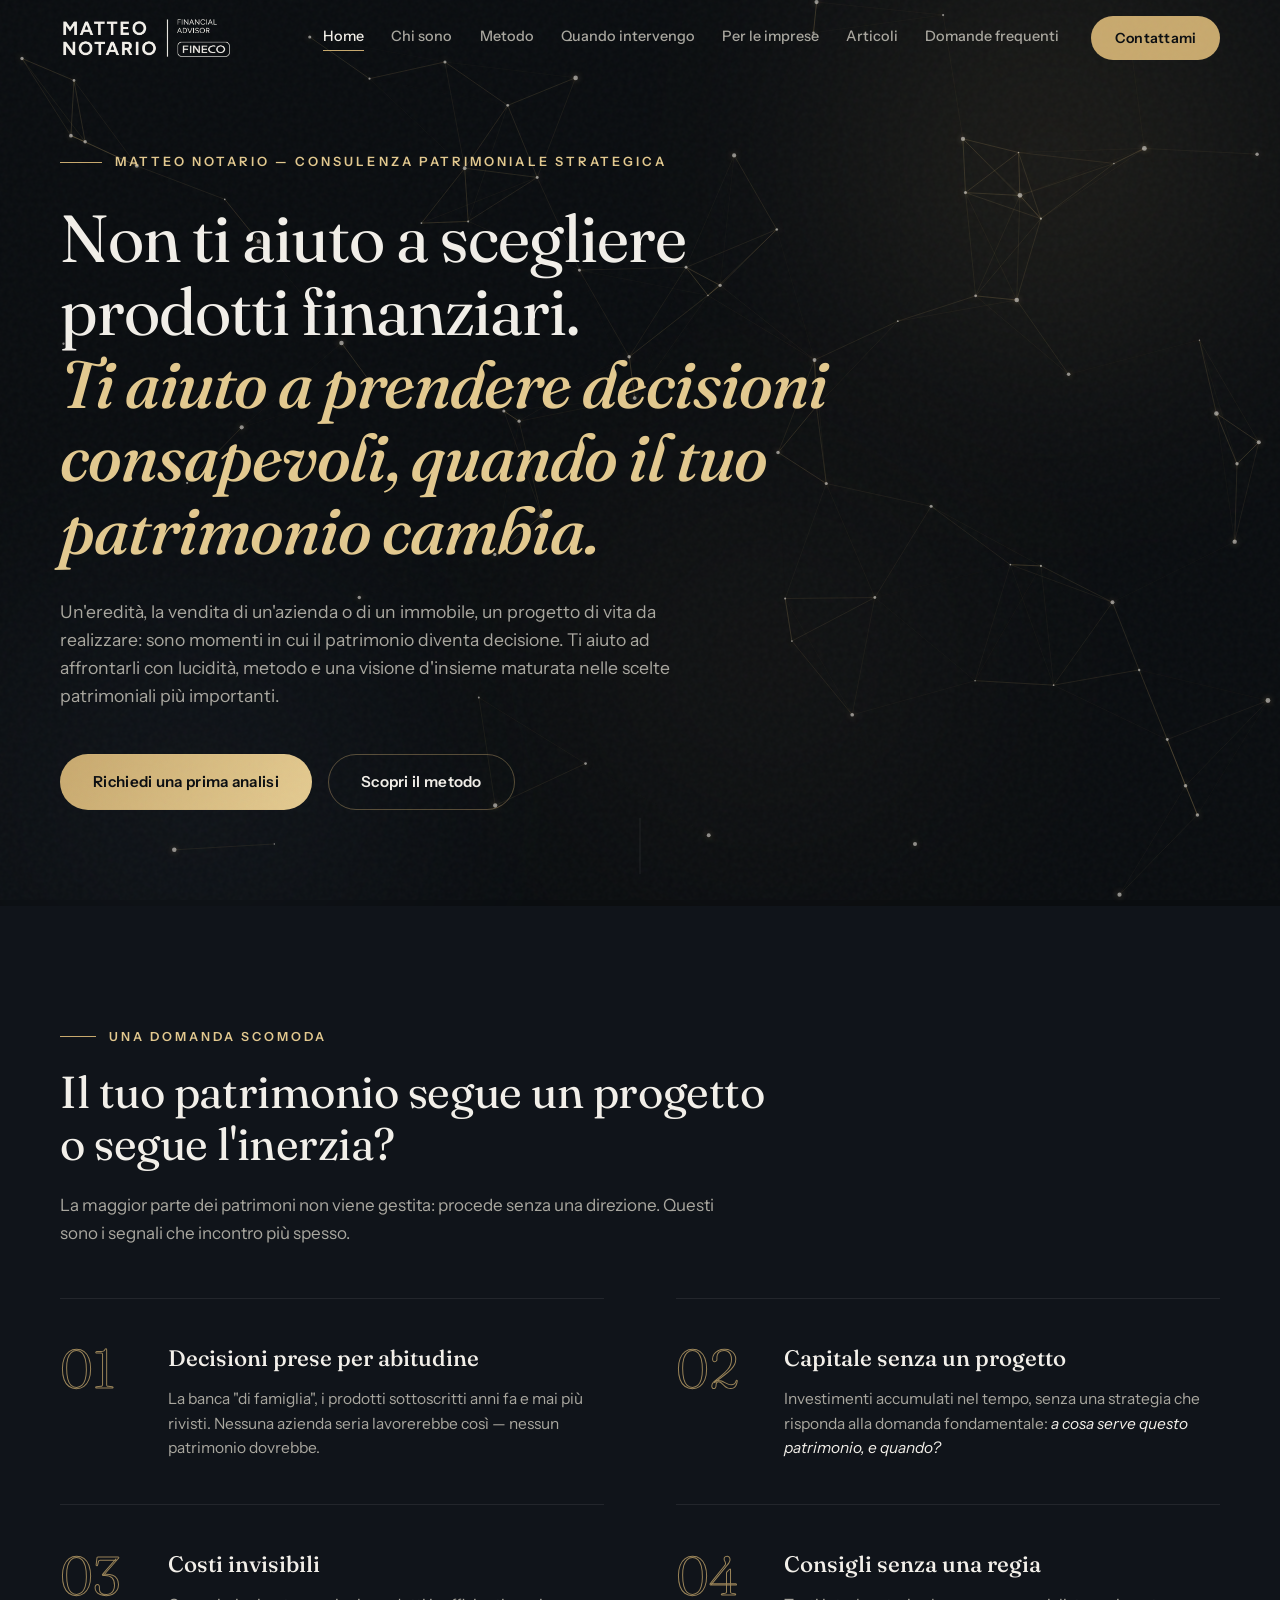
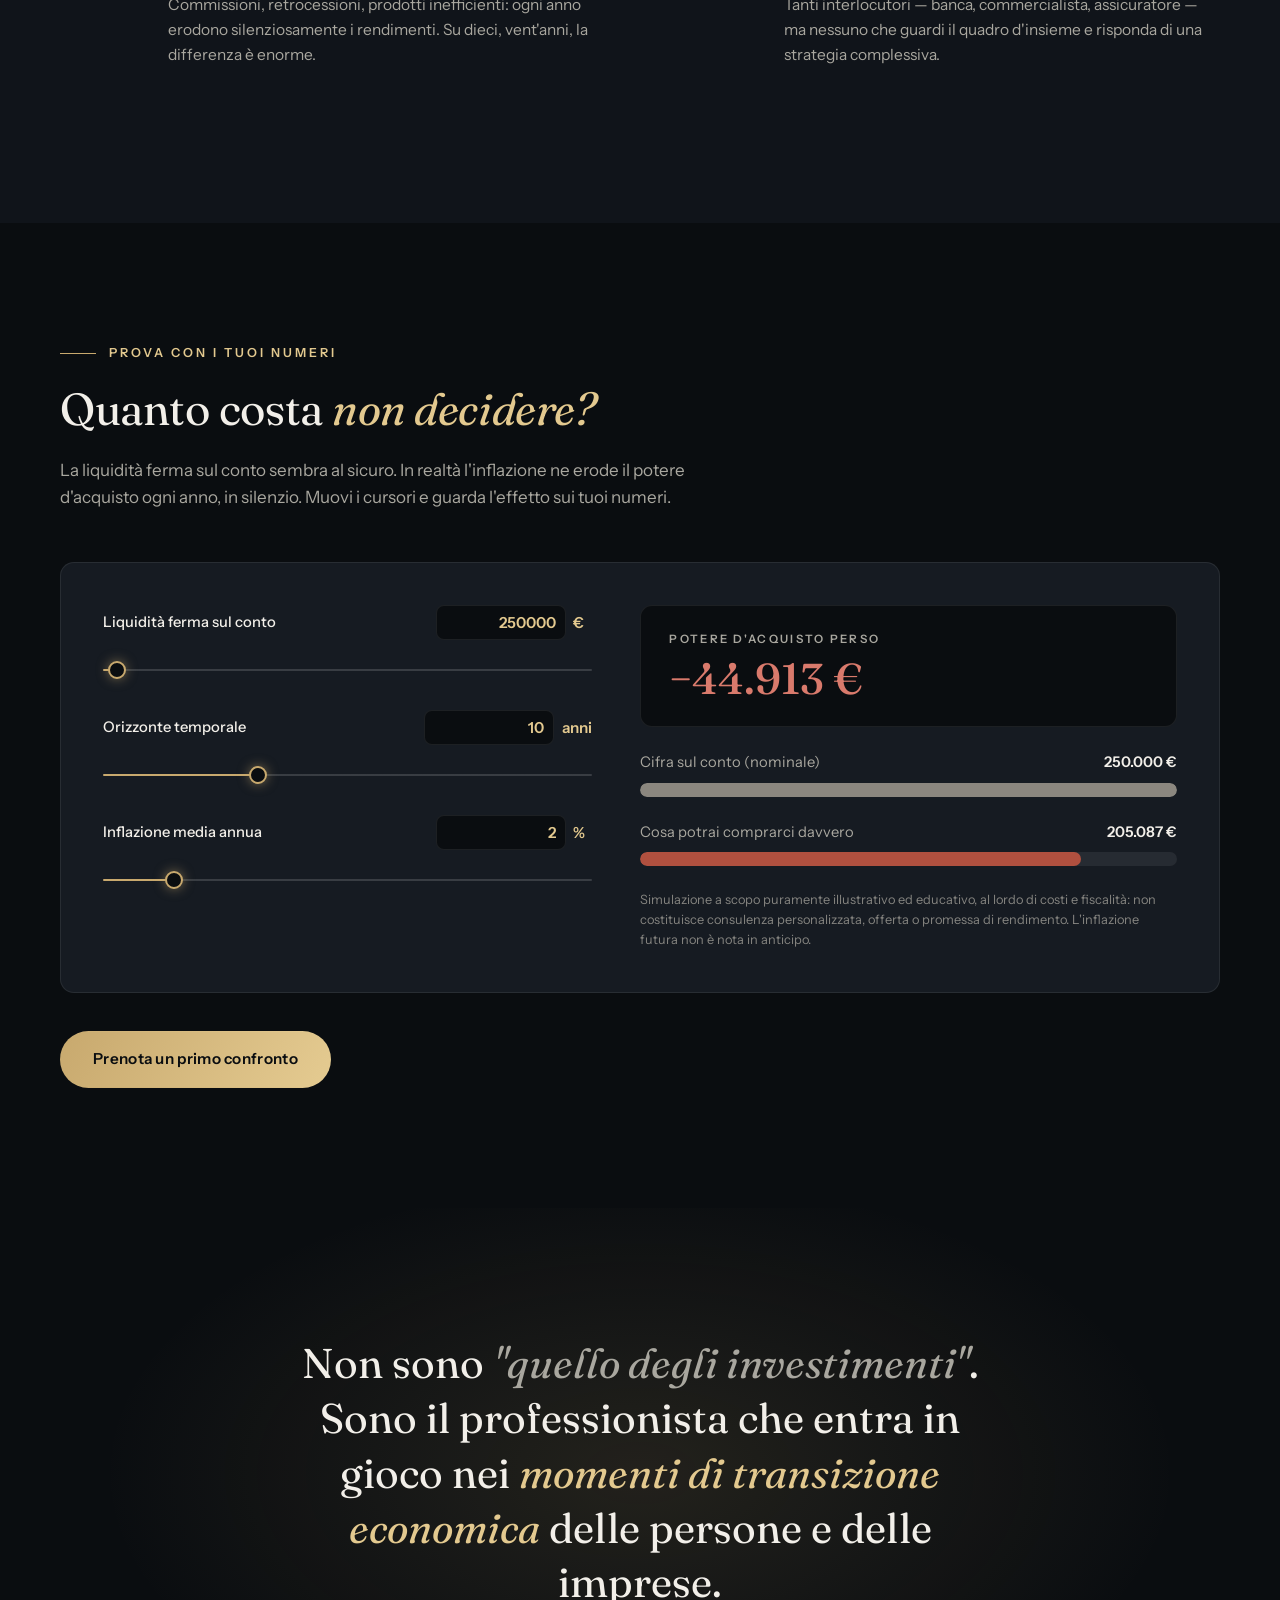
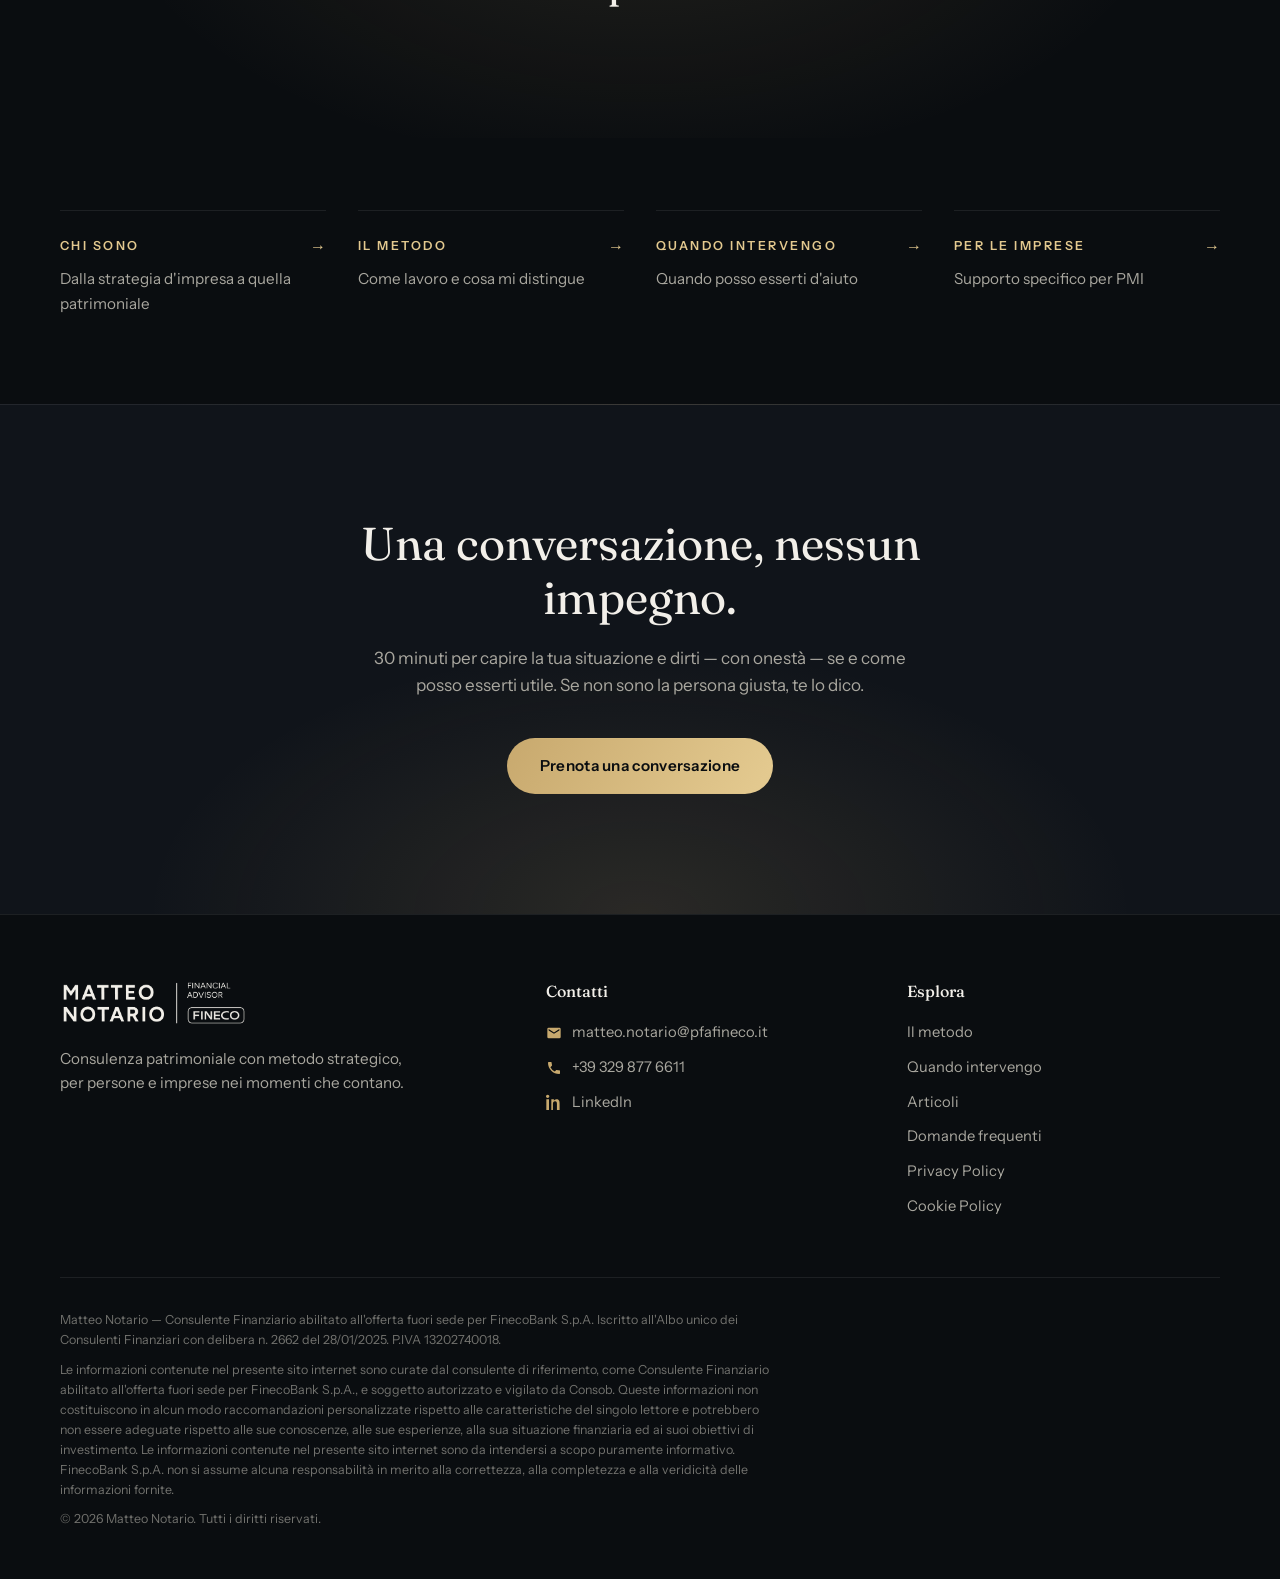
<file: index.html>
<!DOCTYPE html>
<html lang="it">
<head>
  <meta charset="UTF-8">
  <meta name="viewport" content="width=device-width, initial-scale=1.0">
  <title>Matteo Notario — Consulenza Patrimoniale Strategica</title>
  <meta name="description" content="Non ti aiuto a scegliere prodotti finanziari: ti aiuto a prendere decisioni migliori quando il tuo patrimonio cambia. Consulenza con metodo strategico per persone e imprese.">
  <meta name="author" content="Matteo Notario">
  <link rel="canonical" href="https://www.tuodominio.it/">
  <meta name="theme-color" content="#0A0D10">
  <link rel="icon" type="image/png" sizes="32x32" href="img/favicon-32.png">
  <link rel="apple-touch-icon" href="img/apple-touch-icon.png">
  <link rel="preload" href="fonts/fraunces-normal.woff2" as="font" type="font/woff2" crossorigin>
  <link rel="preload" href="fonts/instrumentsans-normal.woff2" as="font" type="font/woff2" crossorigin>
  <meta property="og:type" content="website">
  <meta property="og:title" content="Matteo Notario — Consulenza Patrimoniale Strategica">
  <meta property="og:description" content="Non ti aiuto a scegliere prodotti finanziari: ti aiuto a prendere decisioni migliori quando il tuo patrimonio cambia. Consulenza con metodo strategico per persone e imprese.">
  <meta property="og:url" content="https://www.tuodominio.it/">
  <meta property="og:image" content="https://www.tuodominio.it/img/og-cover.jpg">
  <meta property="og:locale" content="it_IT">
  <link rel="stylesheet" href="css/fonts.css">
  <link rel="stylesheet" href="css/style.css">
</head>
<body>
  <header class="nav" id="nav">
    <div class="nav__inner">
      <a href="index.html" class="nav__logo" aria-label="Matteo Notario — Home">
        <img src="img/logo-bianco.png" alt="Matteo Notario — Financial Advisor Fineco">
      </a>
      <nav class="nav__links" id="navLinks" aria-label="Navigazione principale">
        <a href="index.html">Home</a>
        <a href="chi-sono.html">Chi sono</a>
        <a href="metodo.html">Metodo</a>
        <a href="quando-intervengo.html">Quando intervengo</a>
        <a href="per-le-imprese.html">Per le imprese</a>
        <a href="articoli.html">Articoli</a>
        <a href="domande-frequenti.html">Domande frequenti</a>
      </nav>
      <a href="contatti.html" class="btn btn--nav">Contattami</a>
      <button class="nav__toggle" id="navToggle" aria-label="Apri menu" aria-expanded="false">
        <span></span><span></span>
      </button>
    </div>
  </header>

  <main>
    <section class="hero">
      <div class="hero__aurora" aria-hidden="true"><span></span><span></span><span></span></div>
      <canvas id="heroCanvas" class="hero__canvas" aria-hidden="true"></canvas>
      <div class="hero__content container">
        <p class="hero__eyebrow reveal">Matteo Notario — Consulenza patrimoniale strategica</p>
        <h1 class="hero__title">
          <span class="reveal d1">Non ti aiuto a scegliere</span>
          <span class="reveal d2">prodotti finanziari.</span>
          <span class="hero__title-accent reveal d3">Ti aiuto a prendere decisioni consapevoli, quando il tuo patrimonio cambia.</span>
        </h1>
        <p class="hero__sub reveal d4">
          Un'eredità, la vendita di un'azienda o di un immobile, un progetto di vita da realizzare:
          sono momenti in cui il patrimonio diventa decisione. Ti aiuto ad affrontarli con lucidità,
          metodo e una visione d'insieme maturata nelle scelte patrimoniali più importanti.
        </p>
        <div class="hero__cta reveal d5">
          <a href="contatti.html" class="btn btn--primary">Richiedi una prima analisi</a>
          <a href="metodo.html" class="btn btn--ghost">Scopri il metodo</a>
        </div>
      </div>
      <div class="hero__scroll" aria-hidden="true"><span></span></div>
    </section>

    <section class="pain section">
      <div class="container">
        <p class="section__eyebrow reveal">Una domanda scomoda</p>
        <h2 class="section__title reveal">Il tuo patrimonio segue un progetto<br>o segue l'inerzia?</h2>
        <p class="section__intro reveal">
          La maggior parte dei patrimoni non viene gestita: procede senza una direzione.
          Questi sono i segnali che incontro più spesso.
        </p>
        <div class="pain__grid">
          <article class="pain__card reveal">
            <span class="pain__num">01</span>
            <h3>Decisioni prese per abitudine</h3>
            <p>La banca "di famiglia", i prodotti sottoscritti anni fa e mai più rivisti. Nessuna azienda seria lavorerebbe così — nessun patrimonio dovrebbe.</p>
          </article>
          <article class="pain__card reveal">
            <span class="pain__num">02</span>
            <h3>Capitale senza un progetto</h3>
            <p>Investimenti accumulati nel tempo, senza una strategia che risponda alla domanda fondamentale: <em>a cosa serve questo patrimonio, e quando?</em></p>
          </article>
          <article class="pain__card reveal">
            <span class="pain__num">03</span>
            <h3>Costi invisibili</h3>
            <p>Commissioni, retrocessioni, prodotti inefficienti: ogni anno erodono silenziosamente i rendimenti. Su dieci, vent'anni, la differenza è enorme.</p>
          </article>
          <article class="pain__card reveal">
            <span class="pain__num">04</span>
            <h3>Consigli senza una regia</h3>
            <p>Tanti interlocutori — banca, commercialista, assicuratore — ma nessuno che guardi il quadro d'insieme e risponda di una strategia complessiva.</p>
          </article>
        </div>
      </div>
    </section>

    <section class="calc section" id="quanto-costa-non-decidere">
      <div class="container">
        <p class="section__eyebrow reveal">Prova con i tuoi numeri</p>
        <h2 class="section__title reveal">Quanto costa <span class="title-accent">non decidere?</span></h2>
        <p class="section__intro reveal">
          La liquidità ferma sul conto sembra al sicuro. In realtà l'inflazione ne erode
          il potere d'acquisto ogni anno, in silenzio. Muovi i cursori e guarda l'effetto sui tuoi numeri.
        </p>
        <div class="calc__panel reveal">
          <div class="calc__controls">
            <div class="calc__control">
              <div class="calc__control-head">
                <label for="infCapNum">Liquidità ferma sul conto</label>
                <span class="calc__value"><input type="number" id="infCapNum" value="250000" min="0"><span class="calc__unit">€</span></span>
              </div>
              <input type="range" class="calc__range" id="infCap" min="10000" max="20000000" step="10000" value="250000" aria-label="Liquidità ferma sul conto">
            </div>
            <div class="calc__control">
              <div class="calc__control-head">
                <label for="infYearsNum">Orizzonte temporale</label>
                <span class="calc__value"><input type="number" id="infYearsNum" value="10" min="0"><span class="calc__unit">anni</span></span>
              </div>
              <input type="range" class="calc__range" id="infYears" min="1" max="30" step="1" value="10" aria-label="Orizzonte temporale">
            </div>
            <div class="calc__control">
              <div class="calc__control-head">
                <label for="infRateNum">Inflazione media annua</label>
                <span class="calc__value"><input type="number" id="infRateNum" value="2" min="0"><span class="calc__unit">%</span></span>
              </div>
              <input type="range" class="calc__range" id="infRate" min="0" max="15" step="0.5" value="2" aria-label="Inflazione media annua">
            </div>
          </div>
          <div class="calc__results">
            <div class="calc__headline">
              <span class="calc__headline-label">Potere d'acquisto perso</span>
              <span class="calc__headline-value is-neg" id="infLoss">− 0 €</span>
            </div>
            <div>
              <div class="calc__bar-label"><span>Cifra sul conto (nominale)</span><strong id="infNom">—</strong></div>
              <div class="calc__bar calc__bar--nominal"><span id="infNomBar"></span></div>
            </div>
            <div>
              <div class="calc__bar-label"><span>Cosa potrai comprarci davvero</span><strong id="infReal">—</strong></div>
              <div class="calc__bar calc__bar--real"><span id="infRealBar"></span></div>
            </div>
            <p class="calc__note">Simulazione a scopo puramente illustrativo ed educativo, al lordo di costi e fiscalità: non costituisce consulenza personalizzata, offerta o promessa di rendimento. L'inflazione futura non è nota in anticipo.</p>
          </div>
        </div>
        <div class="calc__cta reveal">
          <a href="contatti.html" class="btn btn--primary">Prenota un primo confronto</a>
        </div>
      </div>
    </section>

    <section class="statement section">
      <div class="container">
        <blockquote class="statement__quote reveal">
          Non sono <em>"quello degli investimenti"</em>.<br>
          Sono il professionista che entra in gioco nei
          <span class="statement__accent">momenti di transizione economica</span>
          delle persone e delle imprese.
        </blockquote>
      </div>
    </section>

    <section class="explore">
      <div class="container">
        <div class="explore__grid reveal">
          <a class="explore__item" href="chi-sono.html">
            <span class="explore__label">Chi sono</span>
            <span class="explore__desc">Dalla strategia d'impresa a quella patrimoniale</span>
          </a>
          <a class="explore__item" href="metodo.html">
            <span class="explore__label">Il metodo</span>
            <span class="explore__desc">Come lavoro e cosa mi distingue</span>
          </a>
          <a class="explore__item" href="quando-intervengo.html">
            <span class="explore__label">Quando intervengo</span>
            <span class="explore__desc">Quando posso esserti d'aiuto</span>
          </a>
          <a class="explore__item" href="per-le-imprese.html">
            <span class="explore__label">Per le imprese</span>
            <span class="explore__desc">Supporto specifico per PMI</span>
          </a>
        </div>
      </div>
    </section>

    <section class="cta-band">
      <div class="container">
        <h2 class="reveal">Una conversazione, nessun impegno.</h2>
        <p class="reveal">30 minuti per capire la tua situazione e dirti — con onestà — se e come posso esserti utile. Se non sono la persona giusta, te lo dico.</p>
        <a href="contatti.html" class="btn btn--primary reveal">Prenota una conversazione</a>
      </div>
    </section>

  </main>
  <footer class="footer">
    <div class="container footer__inner">
      <div class="footer__brand">
        <img src="img/logo-bianco.png" alt="Matteo Notario — Financial Advisor Fineco">
        <p>Consulenza patrimoniale con metodo strategico,<br>per persone e imprese nei momenti che contano.</p>
      </div>
      <div class="footer__col">
        <h4>Contatti</h4>
        <a href="mailto:matteo.notario@pfafineco.it"><svg viewBox="0 0 24 24" aria-hidden="true"><path d="M20 4H4a2 2 0 0 0-2 2v12a2 2 0 0 0 2 2h16a2 2 0 0 0 2-2V6a2 2 0 0 0-2-2zm0 4.24-8 5-8-5V6.1l8 5 8-5v2.14z"/></svg>matteo.notario@pfafineco.it</a>
        <a href="tel:+393298776611"><svg viewBox="0 0 24 24" aria-hidden="true"><path d="M6.62 10.79a15.05 15.05 0 0 0 6.59 6.59l2.2-2.2a1 1 0 0 1 1.02-.24c1.12.37 2.33.57 3.57.57a1 1 0 0 1 1 1V20a1 1 0 0 1-1 1C10.61 21 3 13.39 3 4a1 1 0 0 1 1-1h3.5a1 1 0 0 1 1 1c0 1.24.2 2.45.57 3.57a1 1 0 0 1-.25 1.02l-2.2 2.2z"/></svg>+39 329 877 6611</a>
        <a href="https://www.linkedin.com/in/matteo-notario-691424167/" target="_blank" rel="noopener"><svg viewBox="0 0 24 24" aria-hidden="true"><path d="M4.98 3.5C4.98 4.88 3.87 6 2.5 6S0 4.88 0 3.5 1.12 1 2.5 1s2.48 1.12 2.48 2.5zM.5 8h4V24h-4V8zm7.5 0h3.8v2.2h.05c.53-1 1.83-2.2 3.77-2.2 4.03 0 4.78 2.65 4.78 6.1V24h-4v-8.5c0-2-.04-4.6-2.8-4.6-2.8 0-3.23 2.2-3.23 4.45V24H8V8z"/></svg>LinkedIn</a>
      </div>
      <div class="footer__col">
        <h4>Esplora</h4>
        <a href="metodo.html">Il metodo</a>
        <a href="quando-intervengo.html">Quando intervengo</a>
        <a href="articoli.html">Articoli</a>
        <a href="domande-frequenti.html">Domande frequenti</a>
        <a href="privacy.html">Privacy Policy</a>
        <a href="cookie-policy.html">Cookie Policy</a>
      </div>
    </div>
    <div class="container footer__legal">
      <p>Matteo Notario — Consulente Finanziario abilitato all'offerta fuori sede per FinecoBank S.p.A. Iscritto all'Albo unico dei Consulenti Finanziari con delibera n. 2662 del 28/01/2025. P.IVA 13202740018.</p>
      <p>Le informazioni contenute nel presente sito internet sono curate dal consulente di riferimento, come Consulente Finanziario abilitato all'offerta fuori sede per FinecoBank S.p.A., e soggetto autorizzato e vigilato da Consob. Queste informazioni non costituiscono in alcun modo raccomandazioni personalizzate rispetto alle caratteristiche del singolo lettore e potrebbero non essere adeguate rispetto alle sue conoscenze, alle sue esperienze, alla sua situazione finanziaria ed ai suoi obiettivi di investimento. Le informazioni contenute nel presente sito internet sono da intendersi a scopo puramente informativo. FinecoBank S.p.A. non si assume alcuna responsabilità in merito alla correttezza, alla completezza e alla veridicità delle informazioni fornite.</p>
      <p>© <span id="year"></span> Matteo Notario. Tutti i diritti riservati.</p>
    </div>
  </footer>

  <script src="js/main.js"></script>
</body>
</html>
</file>
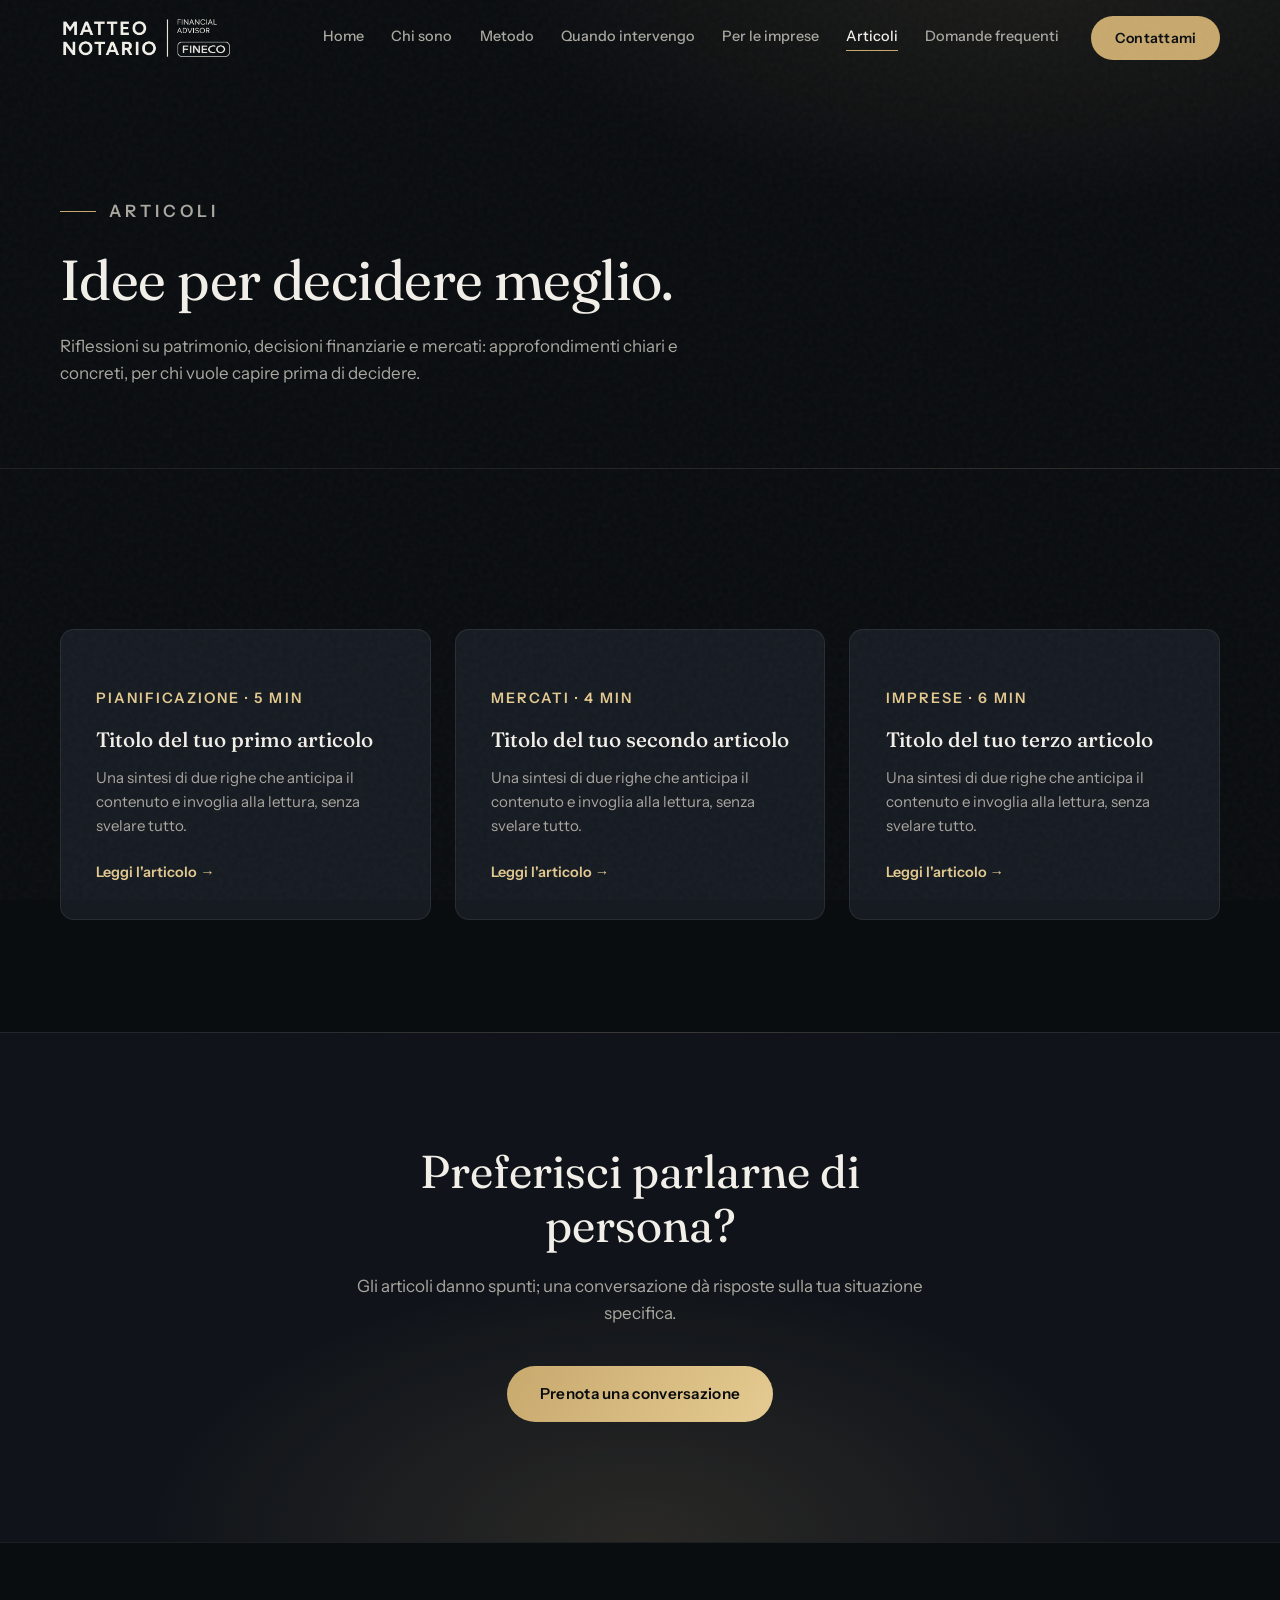
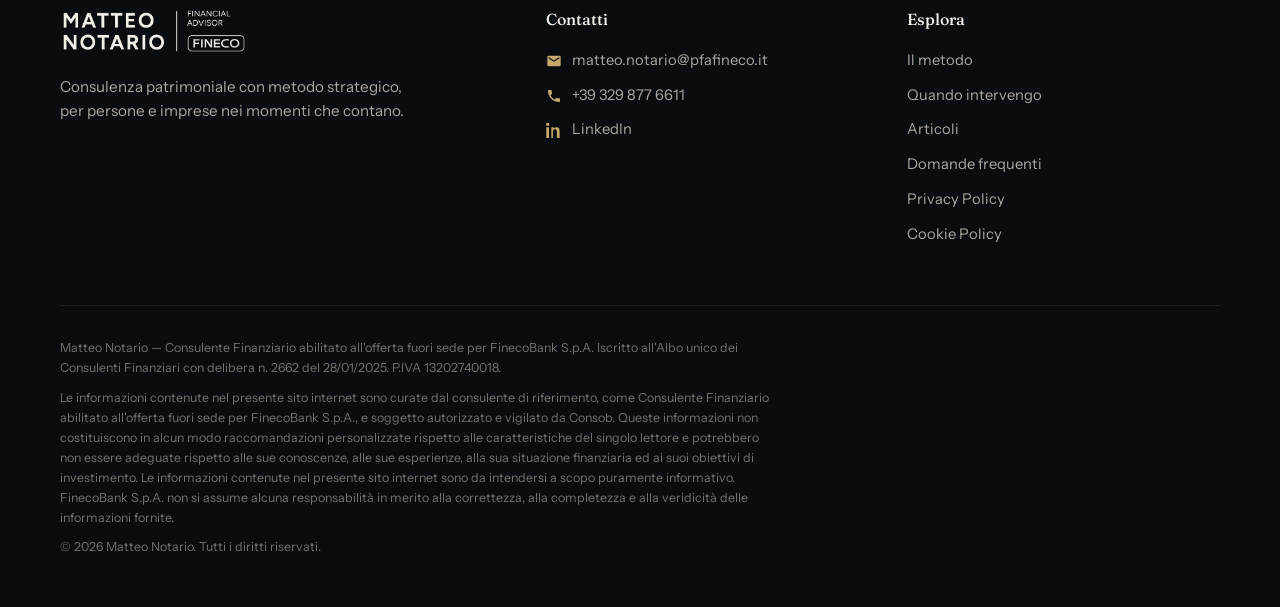
<file: articoli.html>
<!DOCTYPE html>
<html lang="it">
<head>
  <meta charset="UTF-8">
  <meta name="viewport" content="width=device-width, initial-scale=1.0">
  <title>Articoli — Matteo Notario, Consulenza Patrimoniale</title>
  <meta name="description" content="Riflessioni e approfondimenti su pianificazione patrimoniale, decisioni finanziarie e finanza d'impresa. Scritti da Matteo Notario.">
  <meta name="author" content="Matteo Notario">
  <link rel="canonical" href="https://www.tuodominio.it/articoli.html">
  <meta name="theme-color" content="#0A0D10">
  <link rel="icon" type="image/png" sizes="32x32" href="img/favicon-32.png">
  <link rel="apple-touch-icon" href="img/apple-touch-icon.png">
  <link rel="preload" href="fonts/fraunces-normal.woff2" as="font" type="font/woff2" crossorigin>
  <link rel="preload" href="fonts/instrumentsans-normal.woff2" as="font" type="font/woff2" crossorigin>
  <meta property="og:type" content="website">
  <meta property="og:title" content="Articoli — Matteo Notario, Consulenza Patrimoniale">
  <meta property="og:description" content="Riflessioni e approfondimenti su pianificazione patrimoniale, decisioni finanziarie e finanza d'impresa. Scritti da Matteo Notario.">
  <meta property="og:url" content="https://www.tuodominio.it/articoli.html">
  <meta property="og:image" content="https://www.tuodominio.it/img/og-cover.jpg">
  <meta property="og:locale" content="it_IT">
  <link rel="stylesheet" href="css/fonts.css">
  <link rel="stylesheet" href="css/style.css">
</head>
<body>
  <header class="nav" id="nav">
    <div class="nav__inner">
      <a href="index.html" class="nav__logo" aria-label="Matteo Notario — Home">
        <img src="img/logo-bianco.png" alt="Matteo Notario — Financial Advisor Fineco">
      </a>
      <nav class="nav__links" id="navLinks" aria-label="Navigazione principale">
        <a href="index.html">Home</a>
        <a href="chi-sono.html">Chi sono</a>
        <a href="metodo.html">Metodo</a>
        <a href="quando-intervengo.html">Quando intervengo</a>
        <a href="per-le-imprese.html">Per le imprese</a>
        <a href="articoli.html">Articoli</a>
        <a href="domande-frequenti.html">Domande frequenti</a>
      </nav>
      <a href="contatti.html" class="btn btn--nav">Contattami</a>
      <button class="nav__toggle" id="navToggle" aria-label="Apri menu" aria-expanded="false">
        <span></span><span></span>
      </button>
    </div>
  </header>

  <main>
    <section class="page-hero">
      <div class="container">
        <p class="page-hero__eyebrow reveal">Articoli</p>
        <h1 class="reveal d1">Idee per decidere meglio.</h1>
        <p class="reveal d2">
          Riflessioni su patrimonio, decisioni finanziarie e mercati:
          approfondimenti chiari e concreti, per chi vuole capire prima di decidere.
        </p>
      </div>
    </section>

    <section class="section">
      <div class="container">
        <div class="articles__grid">
          <!-- TEMPLATE ARTICOLO: duplica questo blocco per ogni nuovo pezzo -->
          <a href="articolo-esempio.html" class="article-card reveal">
            <span class="article-card__meta">Pianificazione · 5 min</span>
            <h3>Titolo del tuo primo articolo</h3>
            <p>Una sintesi di due righe che anticipa il contenuto e invoglia alla lettura, senza svelare tutto.</p>
            <span>Leggi l'articolo →</span>
          </a>
          <a href="articolo-esempio.html" class="article-card reveal">
            <span class="article-card__meta">Mercati · 4 min</span>
            <h3>Titolo del tuo secondo articolo</h3>
            <p>Una sintesi di due righe che anticipa il contenuto e invoglia alla lettura, senza svelare tutto.</p>
            <span>Leggi l'articolo →</span>
          </a>
          <a href="articolo-esempio.html" class="article-card reveal">
            <span class="article-card__meta">Imprese · 6 min</span>
            <h3>Titolo del tuo terzo articolo</h3>
            <p>Una sintesi di due righe che anticipa il contenuto e invoglia alla lettura, senza svelare tutto.</p>
            <span>Leggi l'articolo →</span>
          </a>
        </div>
      </div>
    </section>

    <section class="cta-band">
      <div class="container">
        <h2 class="reveal">Preferisci parlarne di persona?</h2>
        <p class="reveal">Gli articoli danno spunti; una conversazione dà risposte sulla tua situazione specifica.</p>
        <a href="contatti.html" class="btn btn--primary reveal">Prenota una conversazione</a>
      </div>
    </section>

  </main>
  <footer class="footer">
    <div class="container footer__inner">
      <div class="footer__brand">
        <img src="img/logo-bianco.png" alt="Matteo Notario — Financial Advisor Fineco">
        <p>Consulenza patrimoniale con metodo strategico,<br>per persone e imprese nei momenti che contano.</p>
      </div>
      <div class="footer__col">
        <h4>Contatti</h4>
        <a href="mailto:matteo.notario@pfafineco.it"><svg viewBox="0 0 24 24" aria-hidden="true"><path d="M20 4H4a2 2 0 0 0-2 2v12a2 2 0 0 0 2 2h16a2 2 0 0 0 2-2V6a2 2 0 0 0-2-2zm0 4.24-8 5-8-5V6.1l8 5 8-5v2.14z"/></svg>matteo.notario@pfafineco.it</a>
        <a href="tel:+393298776611"><svg viewBox="0 0 24 24" aria-hidden="true"><path d="M6.62 10.79a15.05 15.05 0 0 0 6.59 6.59l2.2-2.2a1 1 0 0 1 1.02-.24c1.12.37 2.33.57 3.57.57a1 1 0 0 1 1 1V20a1 1 0 0 1-1 1C10.61 21 3 13.39 3 4a1 1 0 0 1 1-1h3.5a1 1 0 0 1 1 1c0 1.24.2 2.45.57 3.57a1 1 0 0 1-.25 1.02l-2.2 2.2z"/></svg>+39 329 877 6611</a>
        <a href="https://www.linkedin.com/in/matteo-notario-691424167/" target="_blank" rel="noopener"><svg viewBox="0 0 24 24" aria-hidden="true"><path d="M4.98 3.5C4.98 4.88 3.87 6 2.5 6S0 4.88 0 3.5 1.12 1 2.5 1s2.48 1.12 2.48 2.5zM.5 8h4V24h-4V8zm7.5 0h3.8v2.2h.05c.53-1 1.83-2.2 3.77-2.2 4.03 0 4.78 2.65 4.78 6.1V24h-4v-8.5c0-2-.04-4.6-2.8-4.6-2.8 0-3.23 2.2-3.23 4.45V24H8V8z"/></svg>LinkedIn</a>
      </div>
      <div class="footer__col">
        <h4>Esplora</h4>
        <a href="metodo.html">Il metodo</a>
        <a href="quando-intervengo.html">Quando intervengo</a>
        <a href="articoli.html">Articoli</a>
        <a href="domande-frequenti.html">Domande frequenti</a>
        <a href="privacy.html">Privacy Policy</a>
        <a href="cookie-policy.html">Cookie Policy</a>
      </div>
    </div>
    <div class="container footer__legal">
      <p>Matteo Notario — Consulente Finanziario abilitato all'offerta fuori sede per FinecoBank S.p.A. Iscritto all'Albo unico dei Consulenti Finanziari con delibera n. 2662 del 28/01/2025. P.IVA 13202740018.</p>
      <p>Le informazioni contenute nel presente sito internet sono curate dal consulente di riferimento, come Consulente Finanziario abilitato all'offerta fuori sede per FinecoBank S.p.A., e soggetto autorizzato e vigilato da Consob. Queste informazioni non costituiscono in alcun modo raccomandazioni personalizzate rispetto alle caratteristiche del singolo lettore e potrebbero non essere adeguate rispetto alle sue conoscenze, alle sue esperienze, alla sua situazione finanziaria ed ai suoi obiettivi di investimento. Le informazioni contenute nel presente sito internet sono da intendersi a scopo puramente informativo. FinecoBank S.p.A. non si assume alcuna responsabilità in merito alla correttezza, alla completezza e alla veridicità delle informazioni fornite.</p>
      <p>© <span id="year"></span> Matteo Notario. Tutti i diritti riservati.</p>
    </div>
  </footer>

  <script src="js/main.js"></script>
</body>
</html>
</file>
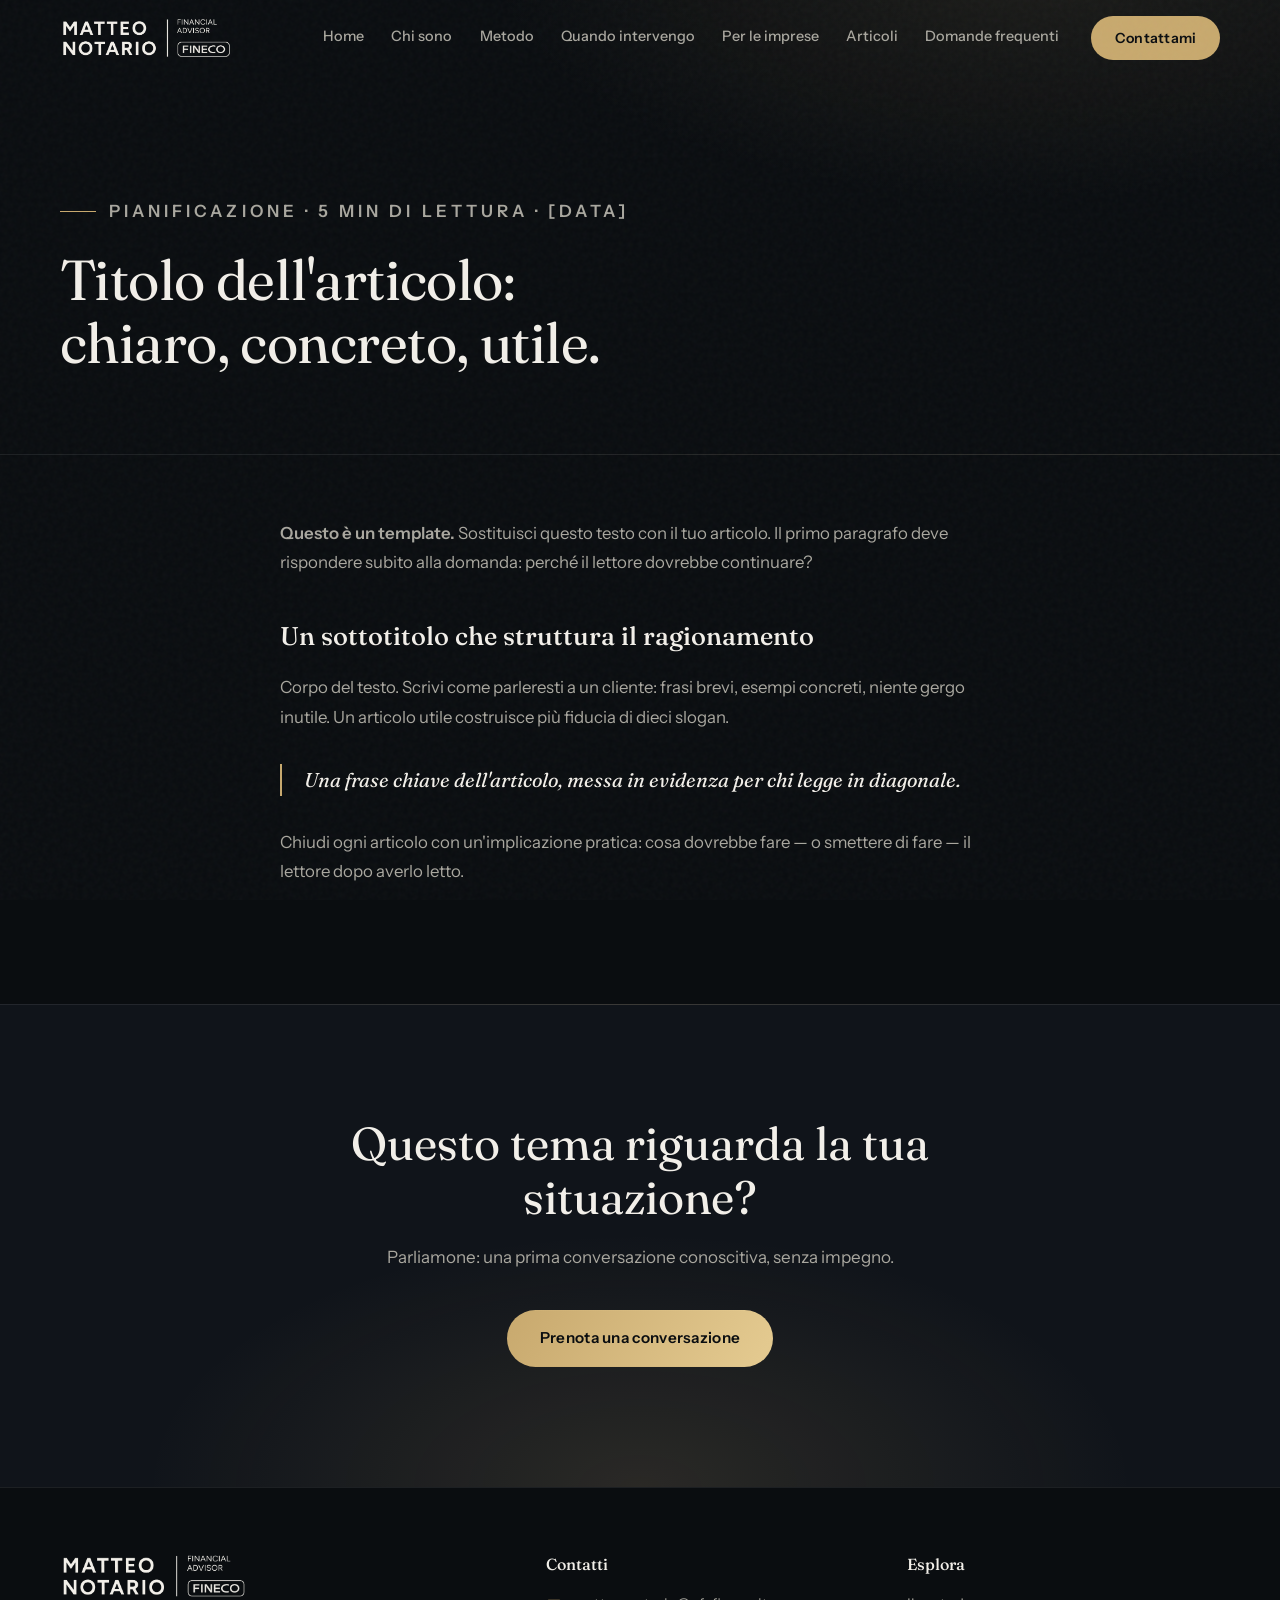
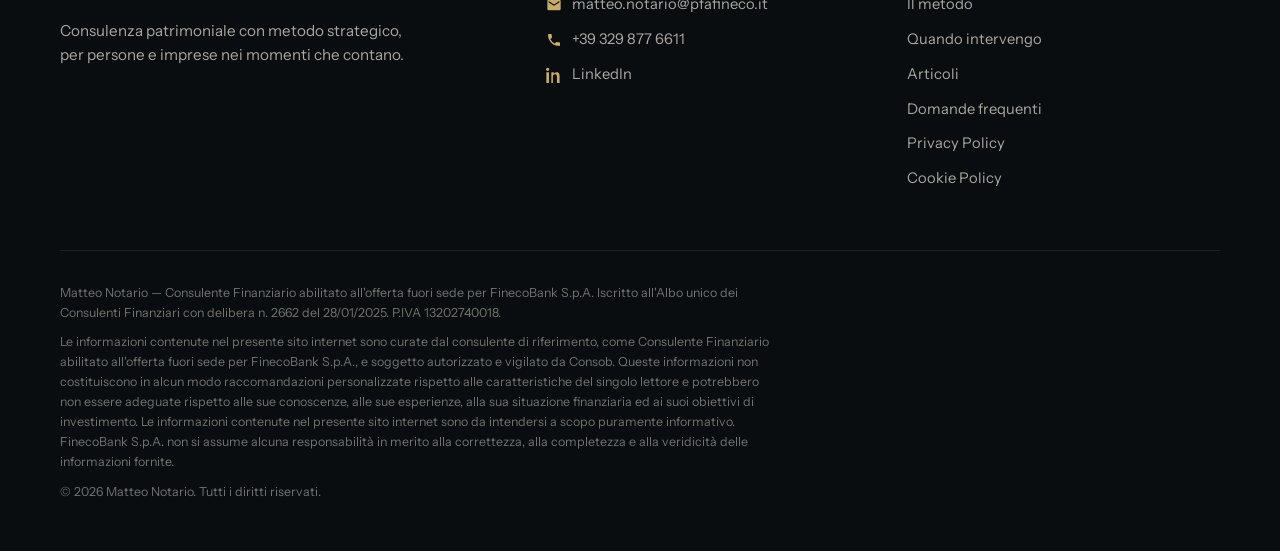
<file: articolo-esempio.html>
<!DOCTYPE html>
<html lang="it">
<head>
  <meta charset="UTF-8">
  <meta name="viewport" content="width=device-width, initial-scale=1.0">
  <title>Titolo dell'articolo — Matteo Notario</title>
  <meta name="description" content="Descrizione dell'articolo in 150 caratteri circa, per Google e per le anteprime social.">
  <meta name="author" content="Matteo Notario">
  <link rel="canonical" href="https://www.tuodominio.it/articolo-esempio.html">
  <meta name="theme-color" content="#0A0D10">
  <link rel="icon" type="image/png" sizes="32x32" href="img/favicon-32.png">
  <link rel="apple-touch-icon" href="img/apple-touch-icon.png">
  <link rel="preload" href="fonts/fraunces-normal.woff2" as="font" type="font/woff2" crossorigin>
  <link rel="preload" href="fonts/instrumentsans-normal.woff2" as="font" type="font/woff2" crossorigin>
  <meta property="og:type" content="website">
  <meta property="og:title" content="Titolo dell'articolo — Matteo Notario">
  <meta property="og:description" content="Descrizione dell'articolo in 150 caratteri circa, per Google e per le anteprime social.">
  <meta property="og:url" content="https://www.tuodominio.it/articolo-esempio.html">
  <meta property="og:image" content="https://www.tuodominio.it/img/og-cover.jpg">
  <meta property="og:locale" content="it_IT">
  <link rel="stylesheet" href="css/fonts.css">
  <link rel="stylesheet" href="css/style.css">
</head>
<body>
  <header class="nav" id="nav">
    <div class="nav__inner">
      <a href="index.html" class="nav__logo" aria-label="Matteo Notario — Home">
        <img src="img/logo-bianco.png" alt="Matteo Notario — Financial Advisor Fineco">
      </a>
      <nav class="nav__links" id="navLinks" aria-label="Navigazione principale">
        <a href="index.html">Home</a>
        <a href="chi-sono.html">Chi sono</a>
        <a href="metodo.html">Metodo</a>
        <a href="quando-intervengo.html">Quando intervengo</a>
        <a href="per-le-imprese.html">Per le imprese</a>
        <a href="articoli.html">Articoli</a>
        <a href="domande-frequenti.html">Domande frequenti</a>
      </nav>
      <a href="contatti.html" class="btn btn--nav">Contattami</a>
      <button class="nav__toggle" id="navToggle" aria-label="Apri menu" aria-expanded="false">
        <span></span><span></span>
      </button>
    </div>
  </header>

  <main>
    <section class="page-hero">
      <div class="container">
        <p class="page-hero__eyebrow reveal">Pianificazione · 5 min di lettura · [DATA]</p>
        <h1 class="reveal d1">Titolo dell'articolo:<br>chiaro, concreto, utile.</h1>
      </div>
    </section>

    <article class="container article-body">
      <p><strong>Questo è un template.</strong> Sostituisci questo testo con il tuo articolo. Il primo paragrafo deve rispondere subito alla domanda: perché il lettore dovrebbe continuare?</p>
      <h2>Un sottotitolo che struttura il ragionamento</h2>
      <p>Corpo del testo. Scrivi come parleresti a un cliente: frasi brevi, esempi concreti, niente gergo inutile. Un articolo utile costruisce più fiducia di dieci slogan.</p>
      <blockquote>Una frase chiave dell'articolo, messa in evidenza per chi legge in diagonale.</blockquote>
      <p>Chiudi ogni articolo con un'implicazione pratica: cosa dovrebbe fare — o smettere di fare — il lettore dopo averlo letto.</p>
    </article>

    <section class="cta-band">
      <div class="container">
        <h2 class="reveal">Questo tema riguarda la tua situazione?</h2>
        <p class="reveal">Parliamone: una prima conversazione conoscitiva, senza impegno.</p>
        <a href="contatti.html" class="btn btn--primary reveal">Prenota una conversazione</a>
      </div>
    </section>

  </main>
  <footer class="footer">
    <div class="container footer__inner">
      <div class="footer__brand">
        <img src="img/logo-bianco.png" alt="Matteo Notario — Financial Advisor Fineco">
        <p>Consulenza patrimoniale con metodo strategico,<br>per persone e imprese nei momenti che contano.</p>
      </div>
      <div class="footer__col">
        <h4>Contatti</h4>
        <a href="mailto:matteo.notario@pfafineco.it"><svg viewBox="0 0 24 24" aria-hidden="true"><path d="M20 4H4a2 2 0 0 0-2 2v12a2 2 0 0 0 2 2h16a2 2 0 0 0 2-2V6a2 2 0 0 0-2-2zm0 4.24-8 5-8-5V6.1l8 5 8-5v2.14z"/></svg>matteo.notario@pfafineco.it</a>
        <a href="tel:+393298776611"><svg viewBox="0 0 24 24" aria-hidden="true"><path d="M6.62 10.79a15.05 15.05 0 0 0 6.59 6.59l2.2-2.2a1 1 0 0 1 1.02-.24c1.12.37 2.33.57 3.57.57a1 1 0 0 1 1 1V20a1 1 0 0 1-1 1C10.61 21 3 13.39 3 4a1 1 0 0 1 1-1h3.5a1 1 0 0 1 1 1c0 1.24.2 2.45.57 3.57a1 1 0 0 1-.25 1.02l-2.2 2.2z"/></svg>+39 329 877 6611</a>
        <a href="https://www.linkedin.com/in/matteo-notario-691424167/" target="_blank" rel="noopener"><svg viewBox="0 0 24 24" aria-hidden="true"><path d="M4.98 3.5C4.98 4.88 3.87 6 2.5 6S0 4.88 0 3.5 1.12 1 2.5 1s2.48 1.12 2.48 2.5zM.5 8h4V24h-4V8zm7.5 0h3.8v2.2h.05c.53-1 1.83-2.2 3.77-2.2 4.03 0 4.78 2.65 4.78 6.1V24h-4v-8.5c0-2-.04-4.6-2.8-4.6-2.8 0-3.23 2.2-3.23 4.45V24H8V8z"/></svg>LinkedIn</a>
      </div>
      <div class="footer__col">
        <h4>Esplora</h4>
        <a href="metodo.html">Il metodo</a>
        <a href="quando-intervengo.html">Quando intervengo</a>
        <a href="articoli.html">Articoli</a>
        <a href="domande-frequenti.html">Domande frequenti</a>
        <a href="privacy.html">Privacy Policy</a>
        <a href="cookie-policy.html">Cookie Policy</a>
      </div>
    </div>
    <div class="container footer__legal">
      <p>Matteo Notario — Consulente Finanziario abilitato all'offerta fuori sede per FinecoBank S.p.A. Iscritto all'Albo unico dei Consulenti Finanziari con delibera n. 2662 del 28/01/2025. P.IVA 13202740018.</p>
      <p>Le informazioni contenute nel presente sito internet sono curate dal consulente di riferimento, come Consulente Finanziario abilitato all'offerta fuori sede per FinecoBank S.p.A., e soggetto autorizzato e vigilato da Consob. Queste informazioni non costituiscono in alcun modo raccomandazioni personalizzate rispetto alle caratteristiche del singolo lettore e potrebbero non essere adeguate rispetto alle sue conoscenze, alle sue esperienze, alla sua situazione finanziaria ed ai suoi obiettivi di investimento. Le informazioni contenute nel presente sito internet sono da intendersi a scopo puramente informativo. FinecoBank S.p.A. non si assume alcuna responsabilità in merito alla correttezza, alla completezza e alla veridicità delle informazioni fornite.</p>
      <p>© <span id="year"></span> Matteo Notario. Tutti i diritti riservati.</p>
    </div>
  </footer>

  <script src="js/main.js"></script>
</body>
</html>
</file>
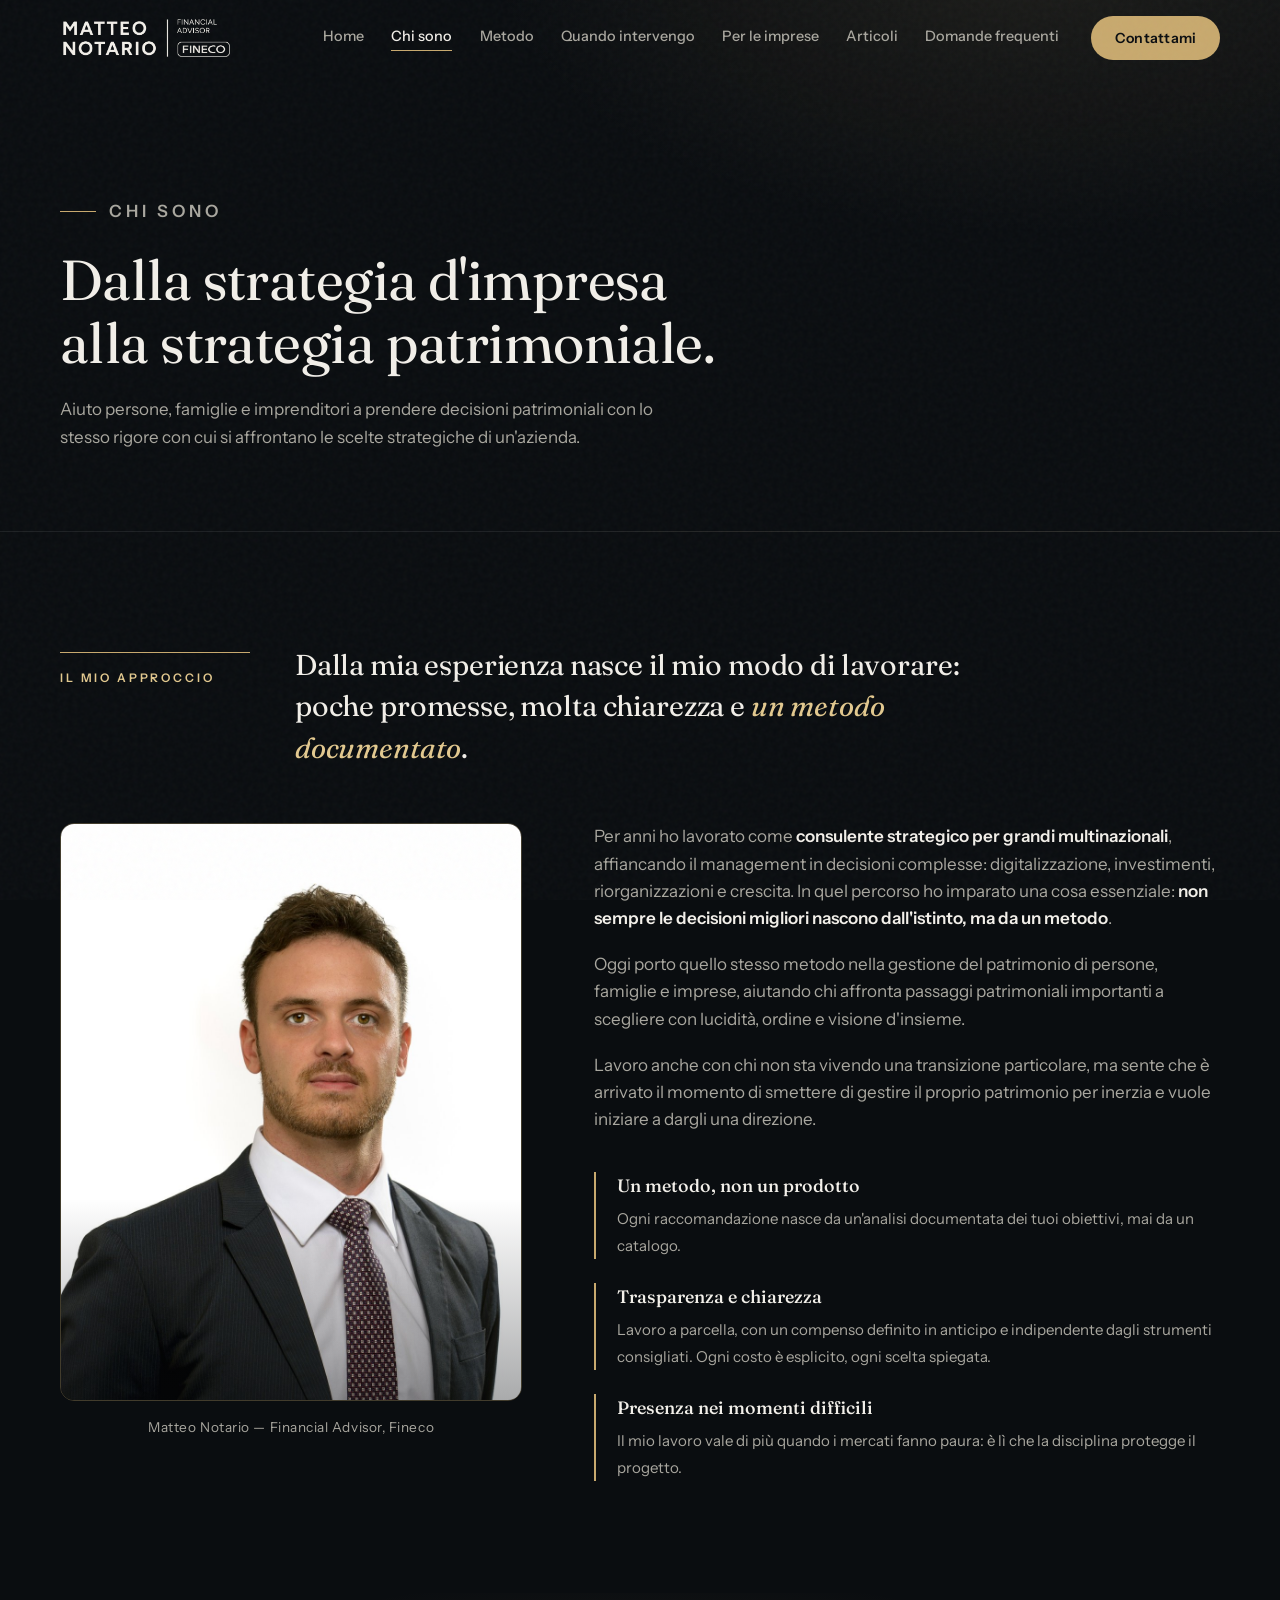
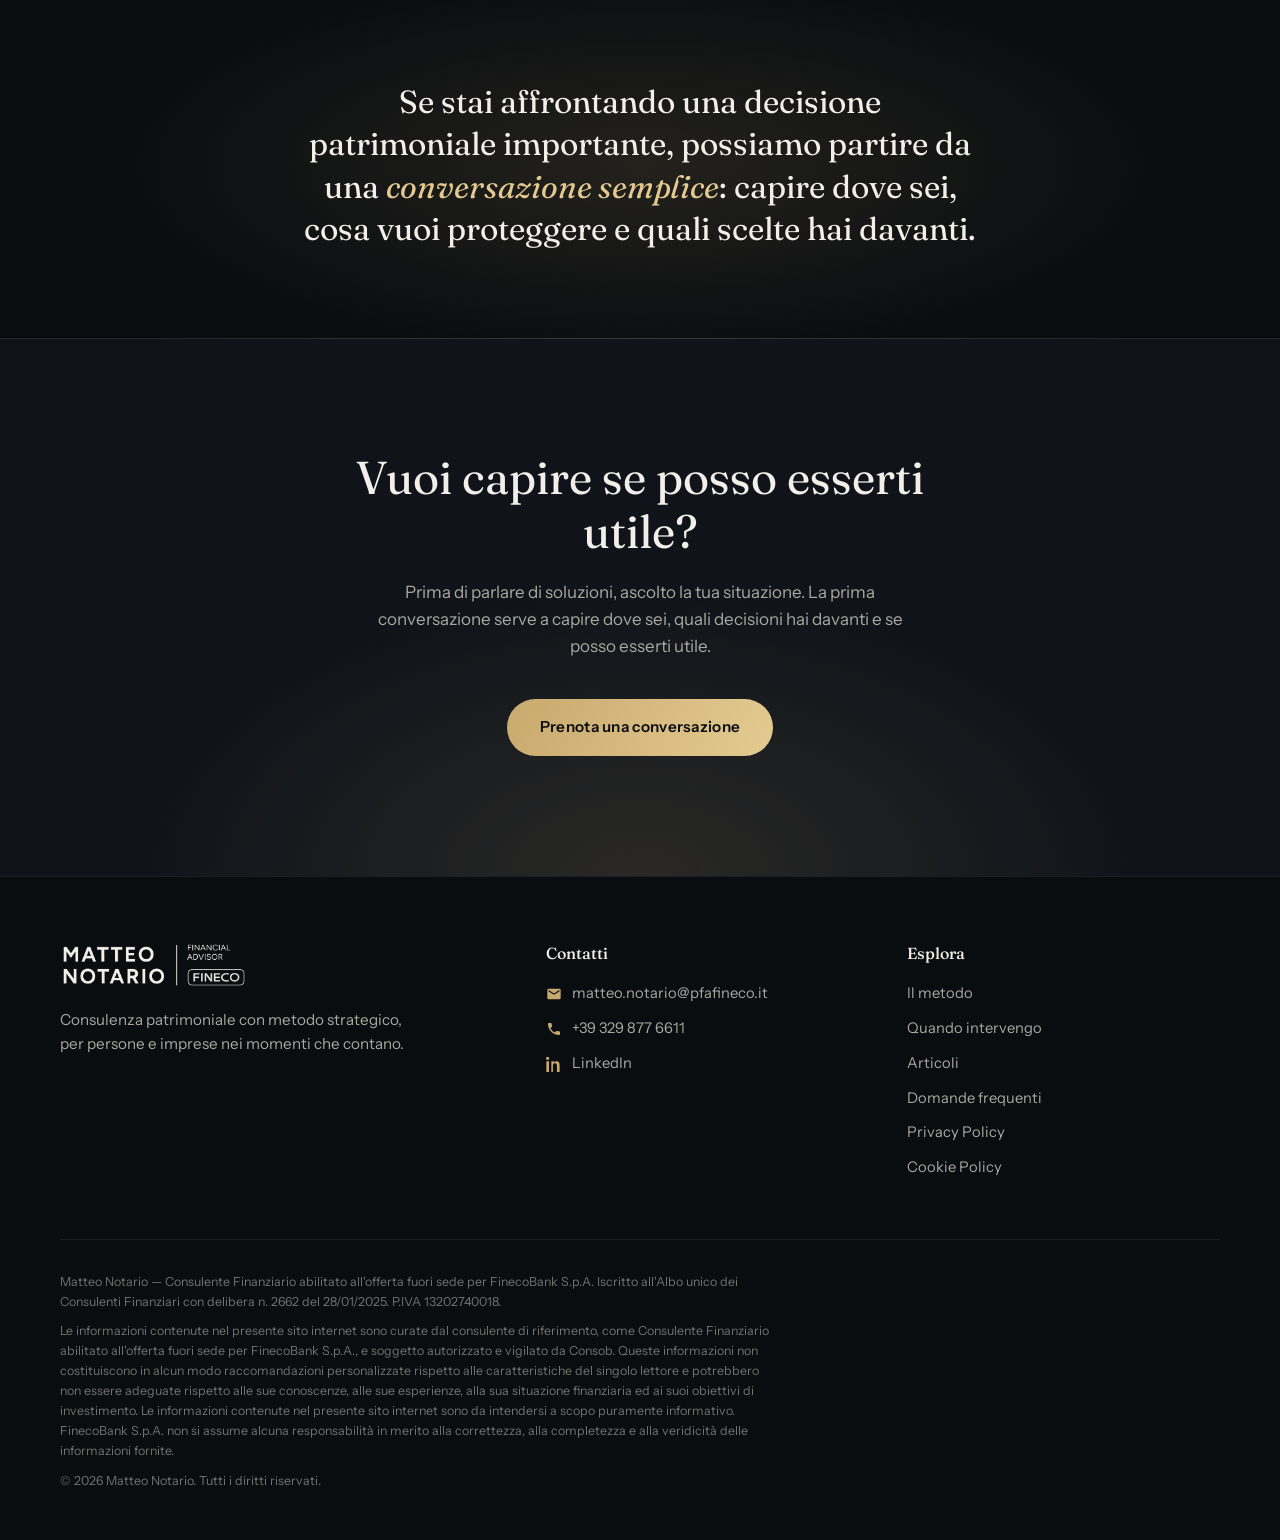
<file: chi-sono.html>
<!DOCTYPE html>
<html lang="it">
<head>
  <meta charset="UTF-8">
  <meta name="viewport" content="width=device-width, initial-scale=1.0">
  <title>Chi sono — Matteo Notario, Consulente Finanziario</title>
  <meta name="description" content="Ex consulente strategico per grandi multinazionali, oggi consulente finanziario. Porto nel patrimonio delle persone il rigore delle decisioni aziendali.">
  <meta name="author" content="Matteo Notario">
  <link rel="canonical" href="https://www.tuodominio.it/chi-sono.html">
  <meta name="theme-color" content="#0A0D10">
  <link rel="icon" type="image/png" sizes="32x32" href="img/favicon-32.png">
  <link rel="apple-touch-icon" href="img/apple-touch-icon.png">
  <link rel="preload" href="fonts/fraunces-normal.woff2" as="font" type="font/woff2" crossorigin>
  <link rel="preload" href="fonts/instrumentsans-normal.woff2" as="font" type="font/woff2" crossorigin>
  <meta property="og:type" content="website">
  <meta property="og:title" content="Chi sono — Matteo Notario, Consulente Finanziario">
  <meta property="og:description" content="Ex consulente strategico per grandi multinazionali, oggi consulente finanziario. Porto nel patrimonio delle persone il rigore delle decisioni aziendali.">
  <meta property="og:url" content="https://www.tuodominio.it/chi-sono.html">
  <meta property="og:image" content="https://www.tuodominio.it/img/og-cover.jpg">
  <meta property="og:locale" content="it_IT">
  <link rel="stylesheet" href="css/fonts.css">
  <link rel="stylesheet" href="css/style.css">
</head>
<body>
  <header class="nav" id="nav">
    <div class="nav__inner">
      <a href="index.html" class="nav__logo" aria-label="Matteo Notario — Home">
        <img src="img/logo-bianco.png" alt="Matteo Notario — Financial Advisor Fineco">
      </a>
      <nav class="nav__links" id="navLinks" aria-label="Navigazione principale">
        <a href="index.html">Home</a>
        <a href="chi-sono.html">Chi sono</a>
        <a href="metodo.html">Metodo</a>
        <a href="quando-intervengo.html">Quando intervengo</a>
        <a href="per-le-imprese.html">Per le imprese</a>
        <a href="articoli.html">Articoli</a>
        <a href="domande-frequenti.html">Domande frequenti</a>
      </nav>
      <a href="contatti.html" class="btn btn--nav">Contattami</a>
      <button class="nav__toggle" id="navToggle" aria-label="Apri menu" aria-expanded="false">
        <span></span><span></span>
      </button>
    </div>
  </header>

  <main>
    <section class="page-hero">
      <div class="container">
        <p class="page-hero__eyebrow reveal">Chi sono</p>
        <h1 class="reveal d1">Dalla strategia d'impresa<br>alla strategia patrimoniale.</h1>
        <p class="reveal d2">
          Aiuto persone, famiglie e imprenditori a prendere decisioni patrimoniali con lo stesso
          rigore con cui si affrontano le scelte strategiche di un'azienda.
        </p>
      </div>
    </section>

    <section class="section">
      <div class="container">
        <div class="keyline reveal">
          <span class="keyline__label">Il mio approccio</span>
          <p>Dalla mia esperienza nasce il mio modo di lavorare: poche promesse, molta chiarezza e <span class="accent">un metodo documentato</span>.</p>
        </div>
      </div>
      <div class="container about__inner">
        <div class="about__photo reveal">
          <div class="about__photo-frame">
            <img src="img/matteo-notario.jpg" alt="Matteo Notario, consulente finanziario">
          </div>
          <p class="about__photo-caption">Matteo Notario — Financial Advisor, Fineco</p>
        </div>
        <div class="about__text">
          <p class="reveal">
            Per anni ho lavorato come <strong>consulente strategico per grandi multinazionali</strong>,
            affiancando il management in decisioni complesse: digitalizzazione, investimenti,
            riorganizzazioni e crescita. In quel percorso ho imparato una cosa essenziale:
            <strong>non sempre le decisioni migliori nascono dall'istinto, ma da un metodo</strong>.
          </p>
          <p class="reveal">
            Oggi porto quello stesso metodo nella gestione del patrimonio di persone, famiglie
            e imprese, aiutando chi affronta passaggi patrimoniali importanti a scegliere
            con lucidità, ordine e visione d'insieme.
          </p>
          <p class="reveal">
            Lavoro anche con chi non sta vivendo una transizione particolare, ma sente che
            è arrivato il momento di smettere di gestire il proprio patrimonio per inerzia
            e vuole iniziare a dargli una direzione.
          </p>
          <div class="about__values">
            <div class="reveal">
              <strong>Un metodo, non un prodotto</strong>
              <span>Ogni raccomandazione nasce da un'analisi documentata dei tuoi obiettivi, mai da un catalogo.</span>
            </div>
            <div class="reveal">
              <strong>Trasparenza e chiarezza</strong>
              <span>Lavoro a parcella, con un compenso definito in anticipo e indipendente dagli strumenti consigliati. Ogni costo è esplicito, ogni scelta spiegata.</span>
            </div>
            <div class="reveal">
              <strong>Presenza nei momenti difficili</strong>
              <span>Il mio lavoro vale di più quando i mercati fanno paura: è lì che la disciplina protegge il progetto.</span>
            </div>
          </div>
        </div>
      </div>
    </section>

    <section class="statement" style="padding: 5.5rem 0;">
      <div class="container">
        <blockquote class="statement__quote reveal" style="max-width: 32ch; font-size: clamp(1.35rem, 2.6vw, 2rem);">
          Se stai affrontando una decisione patrimoniale importante, possiamo partire da una
          <span class="statement__accent">conversazione semplice</span>:
          capire dove sei, cosa vuoi proteggere e quali scelte hai davanti.
        </blockquote>
      </div>
    </section>

    <section class="cta-band">
      <div class="container">
        <h2 class="reveal">Vuoi capire se posso esserti utile?</h2>
        <p class="reveal">Prima di parlare di soluzioni, ascolto la tua situazione. La prima conversazione serve a capire dove sei, quali decisioni hai davanti e se posso esserti utile.</p>
        <a href="contatti.html" class="btn btn--primary reveal">Prenota una conversazione</a>
      </div>
    </section>

  </main>
  <footer class="footer">
    <div class="container footer__inner">
      <div class="footer__brand">
        <img src="img/logo-bianco.png" alt="Matteo Notario — Financial Advisor Fineco">
        <p>Consulenza patrimoniale con metodo strategico,<br>per persone e imprese nei momenti che contano.</p>
      </div>
      <div class="footer__col">
        <h4>Contatti</h4>
        <a href="mailto:matteo.notario@pfafineco.it"><svg viewBox="0 0 24 24" aria-hidden="true"><path d="M20 4H4a2 2 0 0 0-2 2v12a2 2 0 0 0 2 2h16a2 2 0 0 0 2-2V6a2 2 0 0 0-2-2zm0 4.24-8 5-8-5V6.1l8 5 8-5v2.14z"/></svg>matteo.notario@pfafineco.it</a>
        <a href="tel:+393298776611"><svg viewBox="0 0 24 24" aria-hidden="true"><path d="M6.62 10.79a15.05 15.05 0 0 0 6.59 6.59l2.2-2.2a1 1 0 0 1 1.02-.24c1.12.37 2.33.57 3.57.57a1 1 0 0 1 1 1V20a1 1 0 0 1-1 1C10.61 21 3 13.39 3 4a1 1 0 0 1 1-1h3.5a1 1 0 0 1 1 1c0 1.24.2 2.45.57 3.57a1 1 0 0 1-.25 1.02l-2.2 2.2z"/></svg>+39 329 877 6611</a>
        <a href="https://www.linkedin.com/in/matteo-notario-691424167/" target="_blank" rel="noopener"><svg viewBox="0 0 24 24" aria-hidden="true"><path d="M4.98 3.5C4.98 4.88 3.87 6 2.5 6S0 4.88 0 3.5 1.12 1 2.5 1s2.48 1.12 2.48 2.5zM.5 8h4V24h-4V8zm7.5 0h3.8v2.2h.05c.53-1 1.83-2.2 3.77-2.2 4.03 0 4.78 2.65 4.78 6.1V24h-4v-8.5c0-2-.04-4.6-2.8-4.6-2.8 0-3.23 2.2-3.23 4.45V24H8V8z"/></svg>LinkedIn</a>
      </div>
      <div class="footer__col">
        <h4>Esplora</h4>
        <a href="metodo.html">Il metodo</a>
        <a href="quando-intervengo.html">Quando intervengo</a>
        <a href="articoli.html">Articoli</a>
        <a href="domande-frequenti.html">Domande frequenti</a>
        <a href="privacy.html">Privacy Policy</a>
        <a href="cookie-policy.html">Cookie Policy</a>
      </div>
    </div>
    <div class="container footer__legal">
      <p>Matteo Notario — Consulente Finanziario abilitato all'offerta fuori sede per FinecoBank S.p.A. Iscritto all'Albo unico dei Consulenti Finanziari con delibera n. 2662 del 28/01/2025. P.IVA 13202740018.</p>
      <p>Le informazioni contenute nel presente sito internet sono curate dal consulente di riferimento, come Consulente Finanziario abilitato all'offerta fuori sede per FinecoBank S.p.A., e soggetto autorizzato e vigilato da Consob. Queste informazioni non costituiscono in alcun modo raccomandazioni personalizzate rispetto alle caratteristiche del singolo lettore e potrebbero non essere adeguate rispetto alle sue conoscenze, alle sue esperienze, alla sua situazione finanziaria ed ai suoi obiettivi di investimento. Le informazioni contenute nel presente sito internet sono da intendersi a scopo puramente informativo. FinecoBank S.p.A. non si assume alcuna responsabilità in merito alla correttezza, alla completezza e alla veridicità delle informazioni fornite.</p>
      <p>© <span id="year"></span> Matteo Notario. Tutti i diritti riservati.</p>
    </div>
  </footer>

  <script src="js/main.js"></script>
</body>
</html>
</file>
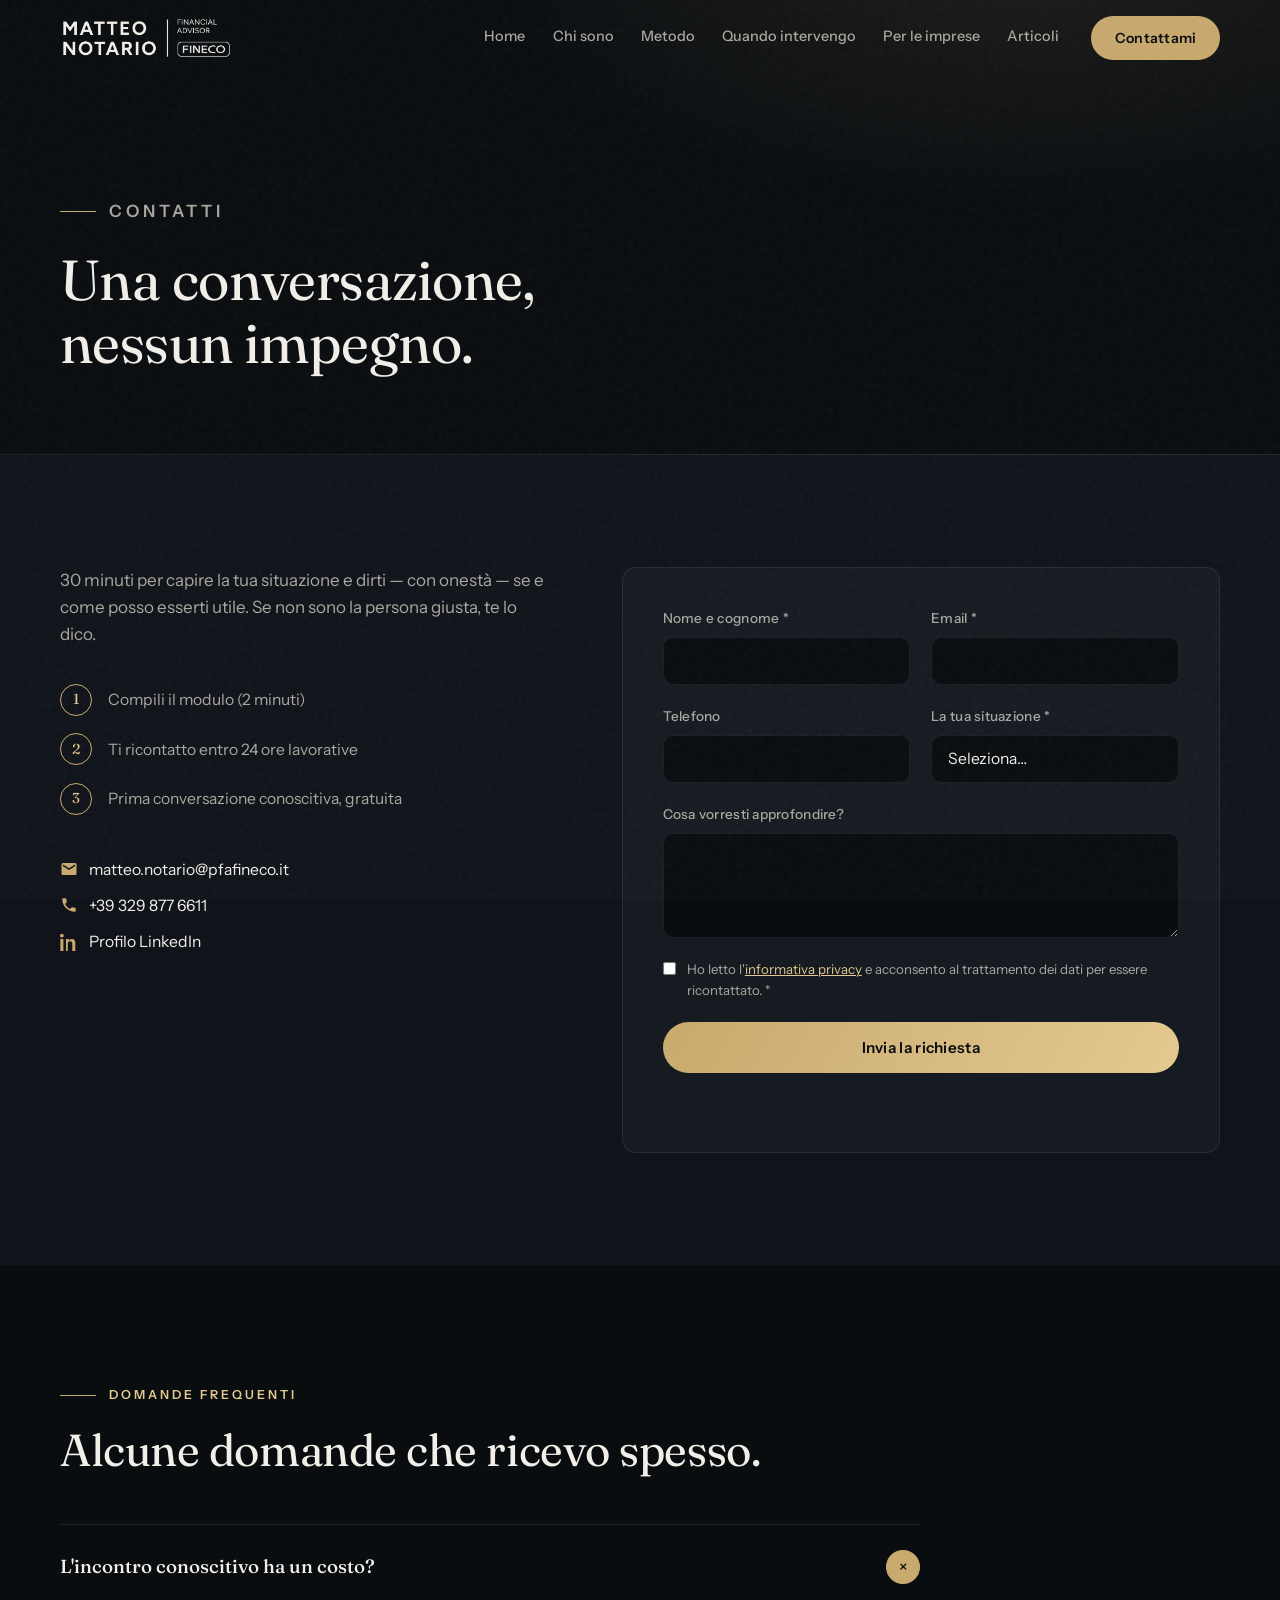
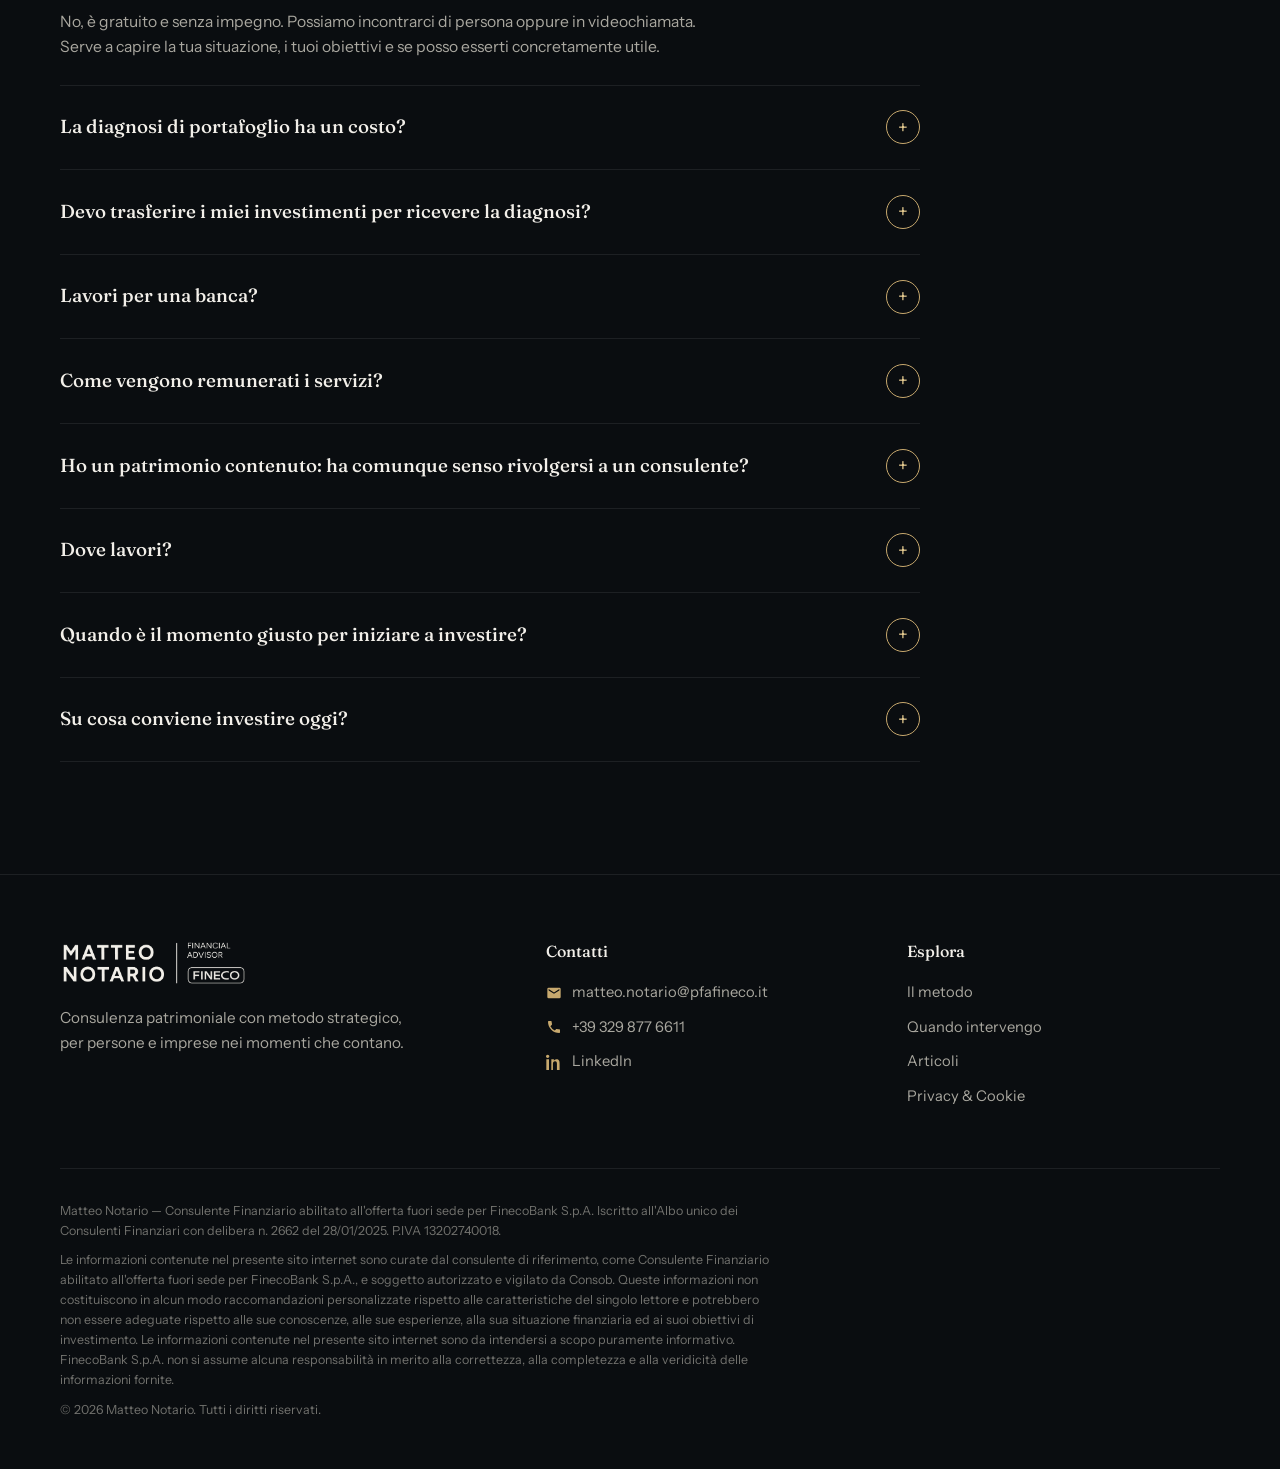
<file: contatti.html>
<!DOCTYPE html>
<html lang="it">
<head>
  <meta charset="UTF-8">
  <meta name="viewport" content="width=device-width, initial-scale=1.0">
  <title>Contatti — Matteo Notario, Consulente Finanziario</title>
  <meta name="description" content="Prenota una prima conversazione conoscitiva, gratuita e senza impegno. Rispondo entro 24 ore lavorative.">
  <meta name="author" content="Matteo Notario">
  <link rel="canonical" href="https://www.tuodominio.it/contatti.html">
  <meta property="og:type" content="website">
  <meta property="og:title" content="Contatti — Matteo Notario, Consulente Finanziario">
  <meta property="og:description" content="Prenota una prima conversazione conoscitiva, gratuita e senza impegno. Rispondo entro 24 ore lavorative.">
  <meta property="og:url" content="https://www.tuodominio.it/contatti.html">
  <meta property="og:image" content="https://www.tuodominio.it/img/og-cover.jpg">
  <meta property="og:locale" content="it_IT">
  <link rel="stylesheet" href="css/fonts.css">
  <link rel="stylesheet" href="css/style.css">
</head>
<body>
  <header class="nav" id="nav">
    <div class="nav__inner">
      <a href="index.html" class="nav__logo" aria-label="Matteo Notario — Home">
        <img src="img/logo-bianco.png" alt="Matteo Notario — Financial Advisor Fineco">
      </a>
      <nav class="nav__links" id="navLinks" aria-label="Navigazione principale">
        <a href="index.html">Home</a>
        <a href="chi-sono.html">Chi sono</a>
        <a href="metodo.html">Metodo</a>
        <a href="quando-intervengo.html">Quando intervengo</a>
        <a href="per-le-imprese.html">Per le imprese</a>
        <a href="articoli.html">Articoli</a>
      </nav>
      <a href="contatti.html" class="btn btn--nav">Contattami</a>
      <button class="nav__toggle" id="navToggle" aria-label="Apri menu" aria-expanded="false">
        <span></span><span></span>
      </button>
    </div>
  </header>

  <main>
    <section class="page-hero">
      <div class="container">
        <p class="page-hero__eyebrow reveal">Contatti</p>
        <h1 class="reveal d1">Una conversazione,<br>nessun impegno.</h1>
      </div>
    </section>

    <section class="contact section">
      <div class="container contact__inner">
        <div class="contact__text">
          <p class="reveal">
            30 minuti per capire la tua situazione e dirti — con onestà — se e come posso
            esserti utile. Se non sono la persona giusta, te lo dico.
          </p>
          <ul class="contact__steps">
            <li class="reveal"><span>1</span> Compili il modulo (2 minuti)</li>
            <li class="reveal"><span>2</span> Ti ricontatto entro 24 ore lavorative</li>
            <li class="reveal"><span>3</span> Prima conversazione conoscitiva, gratuita</li>
          </ul>
          <div class="contact__direct">
            <a href="mailto:matteo.notario@pfafineco.it" class="reveal"><svg viewBox="0 0 24 24" aria-hidden="true"><path d="M20 4H4a2 2 0 0 0-2 2v12a2 2 0 0 0 2 2h16a2 2 0 0 0 2-2V6a2 2 0 0 0-2-2zm0 4.24-8 5-8-5V6.1l8 5 8-5v2.14z"/></svg>matteo.notario@pfafineco.it</a>
            <a href="tel:+393298776611" class="reveal"><svg viewBox="0 0 24 24" aria-hidden="true"><path d="M6.62 10.79a15.05 15.05 0 0 0 6.59 6.59l2.2-2.2a1 1 0 0 1 1.02-.24c1.12.37 2.33.57 3.57.57a1 1 0 0 1 1 1V20a1 1 0 0 1-1 1C10.61 21 3 13.39 3 4a1 1 0 0 1 1-1h3.5a1 1 0 0 1 1 1c0 1.24.2 2.45.57 3.57a1 1 0 0 1-.25 1.02l-2.2 2.2z"/></svg>+39 329 877 6611</a>
            <a href="https://www.linkedin.com/in/matteo-notario-691424167/" target="_blank" rel="noopener" class="reveal"><svg viewBox="0 0 24 24" aria-hidden="true"><path d="M4.98 3.5C4.98 4.88 3.87 6 2.5 6S0 4.88 0 3.5 1.12 1 2.5 1s2.48 1.12 2.48 2.5zM.5 8h4V24h-4V8zm7.5 0h3.8v2.2h.05c.53-1 1.83-2.2 3.77-2.2 4.03 0 4.78 2.65 4.78 6.1V24h-4v-8.5c0-2-.04-4.6-2.8-4.6-2.8 0-3.23 2.2-3.23 4.45V24H8V8z"/></svg>Profilo LinkedIn</a>
          </div>
        </div>
        <form class="contact__form reveal" id="contactForm" action="invia.php" method="POST" novalidate>
          <input type="text" name="sito_web" tabindex="-1" autocomplete="off" style="position:absolute;left:-9999px;" aria-hidden="true">
          <div class="form__row">
            <div class="form__group">
              <label for="nome">Nome e cognome *</label>
              <input type="text" id="nome" name="nome" required autocomplete="name">
            </div>
            <div class="form__group">
              <label for="email">Email *</label>
              <input type="email" id="email" name="email" required autocomplete="email">
            </div>
          </div>
          <div class="form__row">
            <div class="form__group">
              <label for="telefono">Telefono</label>
              <input type="tel" id="telefono" name="telefono" autocomplete="tel">
            </div>
            <div class="form__group">
              <label for="situazione">La tua situazione *</label>
              <select id="situazione" name="situazione" required>
                <option value="" disabled selected>Seleziona…</option>
                <option>Voglio pianificare il mio patrimonio</option>
                <option>Cerco rendimenti con metodo</option>
                <option>Voglio una diagnosi gratuita del mio portafoglio</option>
                <option>Ho ricevuto un'eredità</option>
                <option>Ho venduto un'azienda</option>
                <option>Ho concluso un'operazione immobiliare</option>
                <option>Sono un'azienda (finanza, previdenza, formazione)</option>
                <option>Altro</option>
              </select>
            </div>
          </div>
          <div class="form__group">
            <label for="messaggio">Cosa vorresti approfondire?</label>
            <textarea id="messaggio" name="messaggio" rows="4"></textarea>
          </div>
          <label class="form__privacy">
            <input type="checkbox" name="privacy" required>
            <span>Ho letto l'<a href="privacy.html">informativa privacy</a> e acconsento al trattamento dei dati per essere ricontattato. *</span>
          </label>
          <button type="submit" class="btn btn--primary btn--full">Invia la richiesta</button>
          <p class="form__status" id="formStatus" role="status" aria-live="polite"></p>
        </form>
      </div>
    </section>

    <section class="faq section">
      <div class="container">
        <p class="section__eyebrow reveal">Domande frequenti</p>
        <h2 class="section__title reveal">Alcune domande che ricevo spesso.</h2>
        <div class="faq__list reveal">
          <details class="faq__item" open>
            <summary>L'incontro conoscitivo ha un costo?<span class="faq__icon">+</span></summary>
            <p>No, è gratuito e senza impegno. Possiamo incontrarci di persona oppure in videochiamata. Serve a capire la tua situazione, i tuoi obiettivi e se posso esserti concretamente utile.</p>
          </details>
          <details class="faq__item">
            <summary>La diagnosi di portafoglio ha un costo?<span class="faq__icon">+</span></summary>
            <p>No, è gratuita. Analizzo come è composto e gestito oggi il tuo patrimonio, mettendo in evidenza costi, rischi, diversificazione e coerenza con i tuoi obiettivi.</p>
          </details>
          <details class="faq__item">
            <summary>Devo trasferire i miei investimenti per ricevere la diagnosi?<span class="faq__icon">+</span></summary>
            <p>No. La diagnosi viene effettuata sul portafoglio esistente, senza dover trasferire nulla. Al termine riceverai un'analisi scritta e sarai tu a decidere liberamente come utilizzarla.</p>
          </details>
          <details class="faq__item">
            <summary>Lavori per una banca?<span class="faq__icon">+</span></summary>
            <p>Opero come consulente finanziario abilitato all'offerta fuori sede, iscritto all'Albo unico OCF, per FinecoBank. Prima di iniziare chiarisco sempre il mio ruolo, il metodo di lavoro e le condizioni applicabili.</p>
          </details>
          <details class="faq__item">
            <summary>Come vengono remunerati i servizi?<span class="faq__icon">+</span></summary>
            <p>L'incontro conoscitivo e la diagnosi iniziale sono gratuiti. Per gli eventuali servizi successivi, modalità di remunerazione e costi vengono illustrati e definiti con trasparenza prima di iniziare.</p>
          </details>
          <details class="faq__item">
            <summary>Ho un patrimonio contenuto: ha comunque senso rivolgersi a un consulente?<span class="faq__icon">+</span></summary>
            <p>Dipende dai tuoi obiettivi e dalla complessità delle decisioni da prendere, non soltanto dall'importo disponibile. Nel primo incontro valutiamo concretamente se una consulenza può offrirti un beneficio reale. Se non posso aggiungere valore, te lo dico con chiarezza.</p>
          </details>
          <details class="faq__item">
            <summary>Dove lavori?<span class="faq__icon">+</span></summary>
            <p>Il mio ufficio è a Torino, ma seguo clienti in tutta Italia anche tramite incontri in videochiamata.</p>
          </details>
          <details class="faq__item">
            <summary>Quando è il momento giusto per iniziare a investire?<span class="faq__icon">+</span></summary>
            <p>Prima di investire bisogna chiarire obiettivi, orizzonte temporale, disponibilità economiche e rischi sostenibili. Il momento giusto nasce da una strategia personale, non dal tentativo di prevedere il prossimo movimento dei mercati.</p>
          </details>
          <details class="faq__item">
            <summary>Su cosa conviene investire oggi?<span class="faq__icon">+</span></summary>
            <p>Non esiste uno strumento adatto a tutti. Il punto di partenza non è scegliere un prodotto, ma capire quale obiettivo deve finanziare il patrimonio. Solo dopo si possono individuare strumenti coerenti con la strategia, il tempo disponibile e il rischio sostenibile.</p>
          </details>
        </div>
      </div>
    </section>
    <script type="application/ld+json">
{
  "@context": "https://schema.org",
  "@type": "FAQPage",
  "mainEntity": [
    {
      "@type": "Question",
      "name": "L'incontro conoscitivo ha un costo?",
      "acceptedAnswer": {
        "@type": "Answer",
        "text": "No, è gratuito e senza impegno. Possiamo incontrarci di persona oppure in videochiamata. Serve a capire la tua situazione, i tuoi obiettivi e se posso esserti concretamente utile."
      }
    },
    {
      "@type": "Question",
      "name": "La diagnosi di portafoglio ha un costo?",
      "acceptedAnswer": {
        "@type": "Answer",
        "text": "No, è gratuita. Analizzo come è composto e gestito oggi il tuo patrimonio, mettendo in evidenza costi, rischi, diversificazione e coerenza con i tuoi obiettivi."
      }
    },
    {
      "@type": "Question",
      "name": "Devo trasferire i miei investimenti per ricevere la diagnosi?",
      "acceptedAnswer": {
        "@type": "Answer",
        "text": "No. La diagnosi viene effettuata sul portafoglio esistente, senza dover trasferire nulla. Al termine riceverai un'analisi scritta e sarai tu a decidere liberamente come utilizzarla."
      }
    },
    {
      "@type": "Question",
      "name": "Lavori per una banca?",
      "acceptedAnswer": {
        "@type": "Answer",
        "text": "Opero come consulente finanziario abilitato all'offerta fuori sede, iscritto all'Albo unico OCF, per FinecoBank. Prima di iniziare chiarisco sempre il mio ruolo, il metodo di lavoro e le condizioni applicabili."
      }
    },
    {
      "@type": "Question",
      "name": "Come vengono remunerati i servizi?",
      "acceptedAnswer": {
        "@type": "Answer",
        "text": "L'incontro conoscitivo e la diagnosi iniziale sono gratuiti. Per gli eventuali servizi successivi, modalità di remunerazione e costi vengono illustrati e definiti con trasparenza prima di iniziare."
      }
    },
    {
      "@type": "Question",
      "name": "Ho un patrimonio contenuto: ha comunque senso rivolgersi a un consulente?",
      "acceptedAnswer": {
        "@type": "Answer",
        "text": "Dipende dai tuoi obiettivi e dalla complessità delle decisioni da prendere, non soltanto dall'importo disponibile. Nel primo incontro valutiamo concretamente se una consulenza può offrirti un beneficio reale. Se non posso aggiungere valore, te lo dico con chiarezza."
      }
    },
    {
      "@type": "Question",
      "name": "Dove lavori?",
      "acceptedAnswer": {
        "@type": "Answer",
        "text": "Il mio ufficio è a Torino, ma seguo clienti in tutta Italia anche tramite incontri in videochiamata."
      }
    },
    {
      "@type": "Question",
      "name": "Quando è il momento giusto per iniziare a investire?",
      "acceptedAnswer": {
        "@type": "Answer",
        "text": "Prima di investire bisogna chiarire obiettivi, orizzonte temporale, disponibilità economiche e rischi sostenibili. Il momento giusto nasce da una strategia personale, non dal tentativo di prevedere il prossimo movimento dei mercati."
      }
    },
    {
      "@type": "Question",
      "name": "Su cosa conviene investire oggi?",
      "acceptedAnswer": {
        "@type": "Answer",
        "text": "Non esiste uno strumento adatto a tutti. Il punto di partenza non è scegliere un prodotto, ma capire quale obiettivo deve finanziare il patrimonio. Solo dopo si possono individuare strumenti coerenti con la strategia, il tempo disponibile e il rischio sostenibile."
      }
    }
  ]
}
    </script>
  </main>
  <footer class="footer">
    <div class="container footer__inner">
      <div class="footer__brand">
        <img src="img/logo-bianco.png" alt="Matteo Notario — Financial Advisor Fineco">
        <p>Consulenza patrimoniale con metodo strategico,<br>per persone e imprese nei momenti che contano.</p>
      </div>
      <div class="footer__col">
        <h4>Contatti</h4>
        <a href="mailto:matteo.notario@pfafineco.it"><svg viewBox="0 0 24 24" aria-hidden="true"><path d="M20 4H4a2 2 0 0 0-2 2v12a2 2 0 0 0 2 2h16a2 2 0 0 0 2-2V6a2 2 0 0 0-2-2zm0 4.24-8 5-8-5V6.1l8 5 8-5v2.14z"/></svg>matteo.notario@pfafineco.it</a>
        <a href="tel:+393298776611"><svg viewBox="0 0 24 24" aria-hidden="true"><path d="M6.62 10.79a15.05 15.05 0 0 0 6.59 6.59l2.2-2.2a1 1 0 0 1 1.02-.24c1.12.37 2.33.57 3.57.57a1 1 0 0 1 1 1V20a1 1 0 0 1-1 1C10.61 21 3 13.39 3 4a1 1 0 0 1 1-1h3.5a1 1 0 0 1 1 1c0 1.24.2 2.45.57 3.57a1 1 0 0 1-.25 1.02l-2.2 2.2z"/></svg>+39 329 877 6611</a>
        <a href="https://www.linkedin.com/in/matteo-notario-691424167/" target="_blank" rel="noopener"><svg viewBox="0 0 24 24" aria-hidden="true"><path d="M4.98 3.5C4.98 4.88 3.87 6 2.5 6S0 4.88 0 3.5 1.12 1 2.5 1s2.48 1.12 2.48 2.5zM.5 8h4V24h-4V8zm7.5 0h3.8v2.2h.05c.53-1 1.83-2.2 3.77-2.2 4.03 0 4.78 2.65 4.78 6.1V24h-4v-8.5c0-2-.04-4.6-2.8-4.6-2.8 0-3.23 2.2-3.23 4.45V24H8V8z"/></svg>LinkedIn</a>
      </div>
      <div class="footer__col">
        <h4>Esplora</h4>
        <a href="metodo.html">Il metodo</a>
        <a href="quando-intervengo.html">Quando intervengo</a>
        <a href="articoli.html">Articoli</a>
        <a href="privacy.html">Privacy &amp; Cookie</a>
      </div>
    </div>
    <div class="container footer__legal">
      <p>Matteo Notario — Consulente Finanziario abilitato all'offerta fuori sede per FinecoBank S.p.A. Iscritto all'Albo unico dei Consulenti Finanziari con delibera n. 2662 del 28/01/2025. P.IVA 13202740018.</p>
      <p>Le informazioni contenute nel presente sito internet sono curate dal consulente di riferimento, come Consulente Finanziario abilitato all'offerta fuori sede per FinecoBank S.p.A., e soggetto autorizzato e vigilato da Consob. Queste informazioni non costituiscono in alcun modo raccomandazioni personalizzate rispetto alle caratteristiche del singolo lettore e potrebbero non essere adeguate rispetto alle sue conoscenze, alle sue esperienze, alla sua situazione finanziaria ed ai suoi obiettivi di investimento. Le informazioni contenute nel presente sito internet sono da intendersi a scopo puramente informativo. FinecoBank S.p.A. non si assume alcuna responsabilità in merito alla correttezza, alla completezza e alla veridicità delle informazioni fornite.</p>
      <p>© <span id="year"></span> Matteo Notario. Tutti i diritti riservati.</p>
    </div>
  </footer>

  <script src="js/main.js"></script>
</body>
</html>
</file>
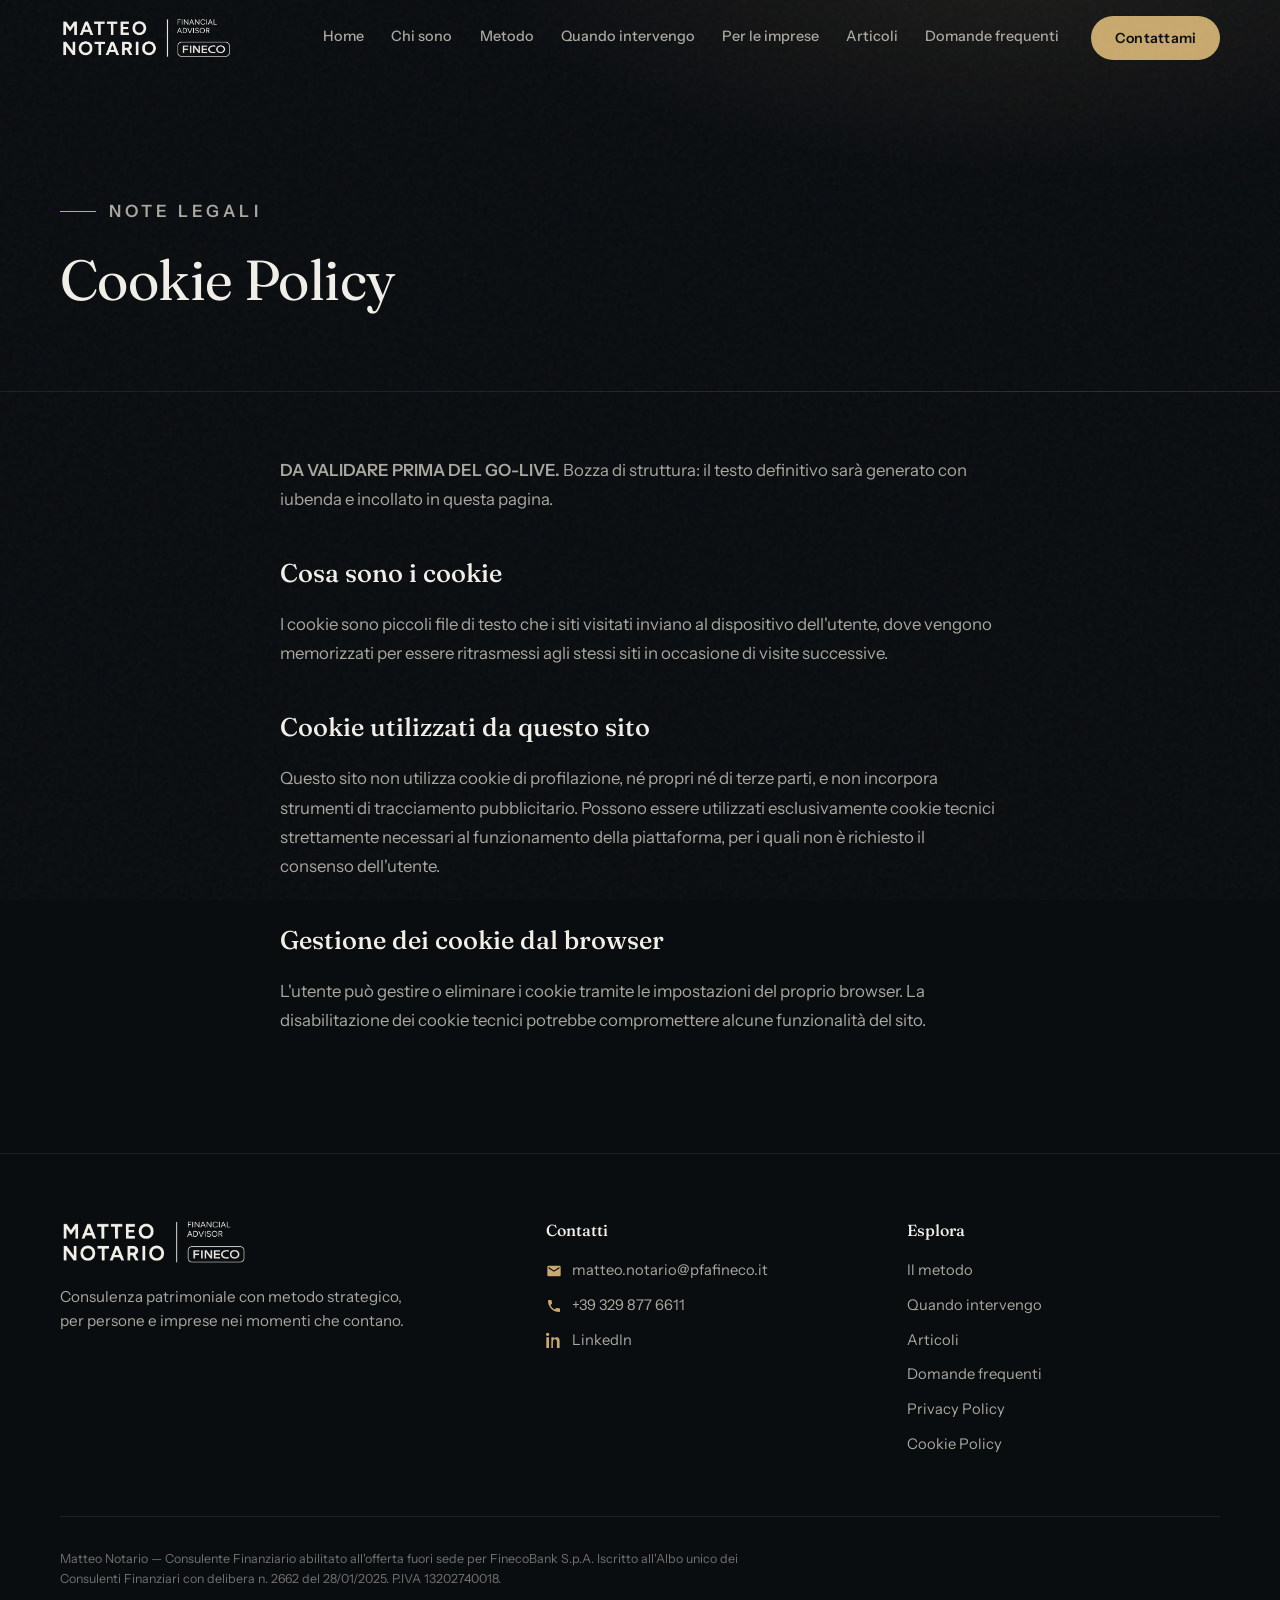
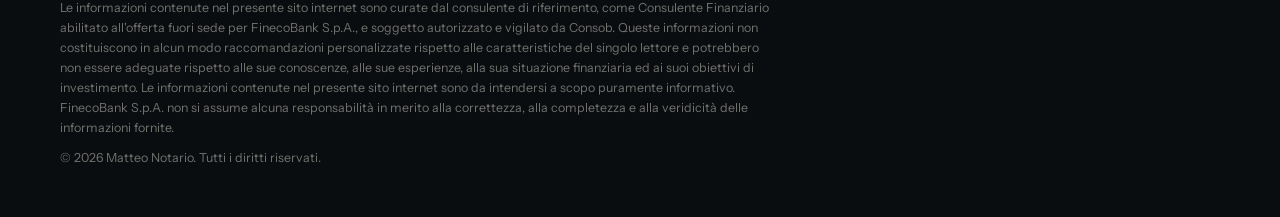
<file: cookie-policy.html>
<!DOCTYPE html>
<html lang="it">
<head>
  <meta charset="UTF-8">
  <meta name="viewport" content="width=device-width, initial-scale=1.0">
  <title>Cookie Policy — Matteo Notario</title>
  <meta name="description" content="Informativa sull'utilizzo dei cookie.">
  <meta name="author" content="Matteo Notario">
  <link rel="canonical" href="https://www.tuodominio.it/cookie-policy.html">
  <meta name="theme-color" content="#0A0D10">
  <link rel="icon" type="image/png" sizes="32x32" href="img/favicon-32.png">
  <link rel="apple-touch-icon" href="img/apple-touch-icon.png">
  <link rel="preload" href="fonts/fraunces-normal.woff2" as="font" type="font/woff2" crossorigin>
  <link rel="preload" href="fonts/instrumentsans-normal.woff2" as="font" type="font/woff2" crossorigin>
  <meta property="og:type" content="website">
  <meta property="og:title" content="Cookie Policy — Matteo Notario">
  <meta property="og:description" content="Informativa sull'utilizzo dei cookie.">
  <meta property="og:url" content="https://www.tuodominio.it/cookie-policy.html">
  <meta property="og:image" content="https://www.tuodominio.it/img/og-cover.jpg">
  <meta property="og:locale" content="it_IT">
  <link rel="stylesheet" href="css/fonts.css">
  <link rel="stylesheet" href="css/style.css">
</head>
<body>
  <header class="nav" id="nav">
    <div class="nav__inner">
      <a href="index.html" class="nav__logo" aria-label="Matteo Notario — Home">
        <img src="img/logo-bianco.png" alt="Matteo Notario — Financial Advisor Fineco">
      </a>
      <nav class="nav__links" id="navLinks" aria-label="Navigazione principale">
        <a href="index.html">Home</a>
        <a href="chi-sono.html">Chi sono</a>
        <a href="metodo.html">Metodo</a>
        <a href="quando-intervengo.html">Quando intervengo</a>
        <a href="per-le-imprese.html">Per le imprese</a>
        <a href="articoli.html">Articoli</a>
        <a href="domande-frequenti.html">Domande frequenti</a>
      </nav>
      <a href="contatti.html" class="btn btn--nav">Contattami</a>
      <button class="nav__toggle" id="navToggle" aria-label="Apri menu" aria-expanded="false">
        <span></span><span></span>
      </button>
    </div>
  </header>

  <main>
    <section class="page-hero">
      <div class="container">
        <p class="page-hero__eyebrow reveal">Note legali</p>
        <h1 class="reveal d1">Cookie Policy</h1>
      </div>
    </section>
    <section class="container article-body">
      <p><strong>DA VALIDARE PRIMA DEL GO-LIVE.</strong> Bozza di struttura: il testo definitivo sarà generato con iubenda e incollato in questa pagina.</p>
      <h2>Cosa sono i cookie</h2>
      <p>I cookie sono piccoli file di testo che i siti visitati inviano al dispositivo dell'utente, dove vengono memorizzati per essere ritrasmessi agli stessi siti in occasione di visite successive.</p>
      <h2>Cookie utilizzati da questo sito</h2>
      <p>Questo sito non utilizza cookie di profilazione, né propri né di terze parti, e non incorpora strumenti di tracciamento pubblicitario. Possono essere utilizzati esclusivamente cookie tecnici strettamente necessari al funzionamento della piattaforma, per i quali non è richiesto il consenso dell'utente.</p>
      <h2>Gestione dei cookie dal browser</h2>
      <p>L'utente può gestire o eliminare i cookie tramite le impostazioni del proprio browser. La disabilitazione dei cookie tecnici potrebbe compromettere alcune funzionalità del sito.</p>
    </section>
  </main>
  <footer class="footer">
    <div class="container footer__inner">
      <div class="footer__brand">
        <img src="img/logo-bianco.png" alt="Matteo Notario — Financial Advisor Fineco">
        <p>Consulenza patrimoniale con metodo strategico,<br>per persone e imprese nei momenti che contano.</p>
      </div>
      <div class="footer__col">
        <h4>Contatti</h4>
        <a href="mailto:matteo.notario@pfafineco.it"><svg viewBox="0 0 24 24" aria-hidden="true"><path d="M20 4H4a2 2 0 0 0-2 2v12a2 2 0 0 0 2 2h16a2 2 0 0 0 2-2V6a2 2 0 0 0-2-2zm0 4.24-8 5-8-5V6.1l8 5 8-5v2.14z"/></svg>matteo.notario@pfafineco.it</a>
        <a href="tel:+393298776611"><svg viewBox="0 0 24 24" aria-hidden="true"><path d="M6.62 10.79a15.05 15.05 0 0 0 6.59 6.59l2.2-2.2a1 1 0 0 1 1.02-.24c1.12.37 2.33.57 3.57.57a1 1 0 0 1 1 1V20a1 1 0 0 1-1 1C10.61 21 3 13.39 3 4a1 1 0 0 1 1-1h3.5a1 1 0 0 1 1 1c0 1.24.2 2.45.57 3.57a1 1 0 0 1-.25 1.02l-2.2 2.2z"/></svg>+39 329 877 6611</a>
        <a href="https://www.linkedin.com/in/matteo-notario-691424167/" target="_blank" rel="noopener"><svg viewBox="0 0 24 24" aria-hidden="true"><path d="M4.98 3.5C4.98 4.88 3.87 6 2.5 6S0 4.88 0 3.5 1.12 1 2.5 1s2.48 1.12 2.48 2.5zM.5 8h4V24h-4V8zm7.5 0h3.8v2.2h.05c.53-1 1.83-2.2 3.77-2.2 4.03 0 4.78 2.65 4.78 6.1V24h-4v-8.5c0-2-.04-4.6-2.8-4.6-2.8 0-3.23 2.2-3.23 4.45V24H8V8z"/></svg>LinkedIn</a>
      </div>
      <div class="footer__col">
        <h4>Esplora</h4>
        <a href="metodo.html">Il metodo</a>
        <a href="quando-intervengo.html">Quando intervengo</a>
        <a href="articoli.html">Articoli</a>
        <a href="domande-frequenti.html">Domande frequenti</a>
        <a href="privacy.html">Privacy Policy</a>
        <a href="cookie-policy.html">Cookie Policy</a>
      </div>
    </div>
    <div class="container footer__legal">
      <p>Matteo Notario — Consulente Finanziario abilitato all'offerta fuori sede per FinecoBank S.p.A. Iscritto all'Albo unico dei Consulenti Finanziari con delibera n. 2662 del 28/01/2025. P.IVA 13202740018.</p>
      <p>Le informazioni contenute nel presente sito internet sono curate dal consulente di riferimento, come Consulente Finanziario abilitato all'offerta fuori sede per FinecoBank S.p.A., e soggetto autorizzato e vigilato da Consob. Queste informazioni non costituiscono in alcun modo raccomandazioni personalizzate rispetto alle caratteristiche del singolo lettore e potrebbero non essere adeguate rispetto alle sue conoscenze, alle sue esperienze, alla sua situazione finanziaria ed ai suoi obiettivi di investimento. Le informazioni contenute nel presente sito internet sono da intendersi a scopo puramente informativo. FinecoBank S.p.A. non si assume alcuna responsabilità in merito alla correttezza, alla completezza e alla veridicità delle informazioni fornite.</p>
      <p>© <span id="year"></span> Matteo Notario. Tutti i diritti riservati.</p>
    </div>
  </footer>

  <script src="js/main.js"></script>
</body>
</html>
</file>
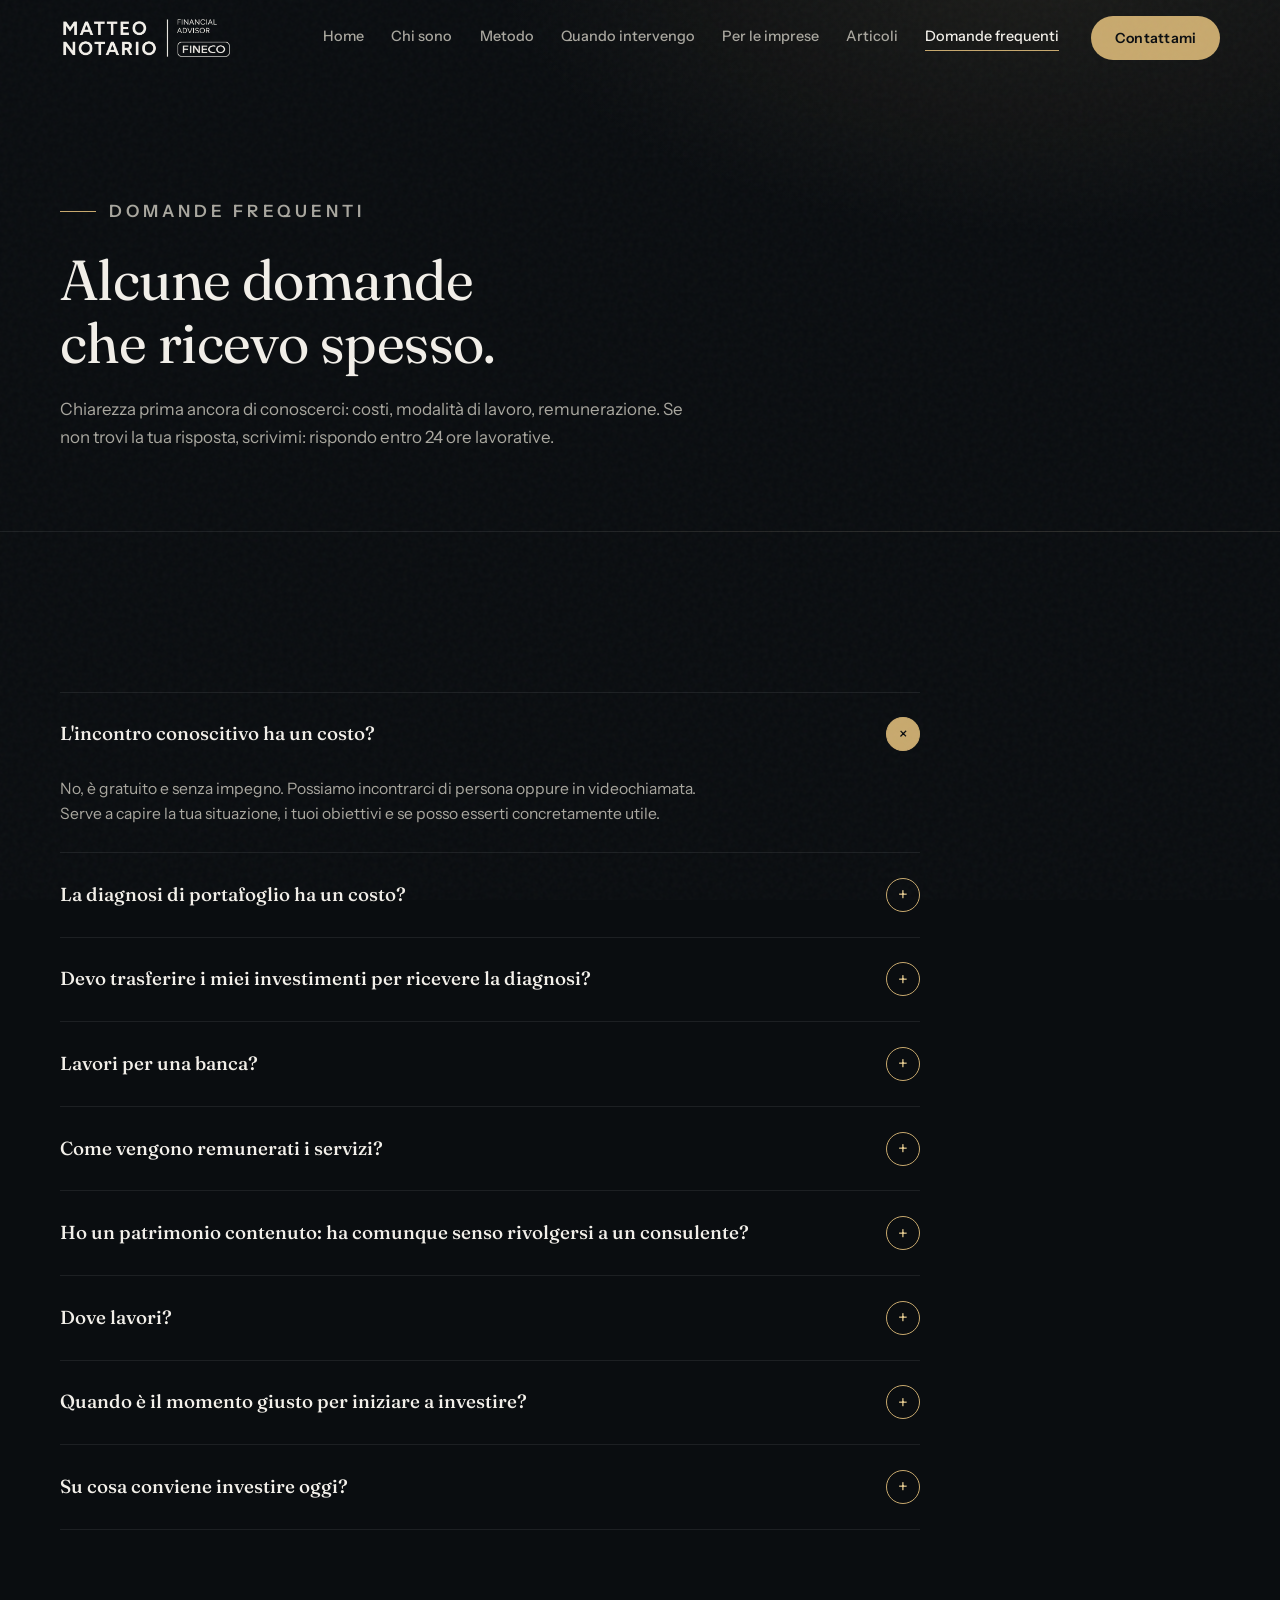
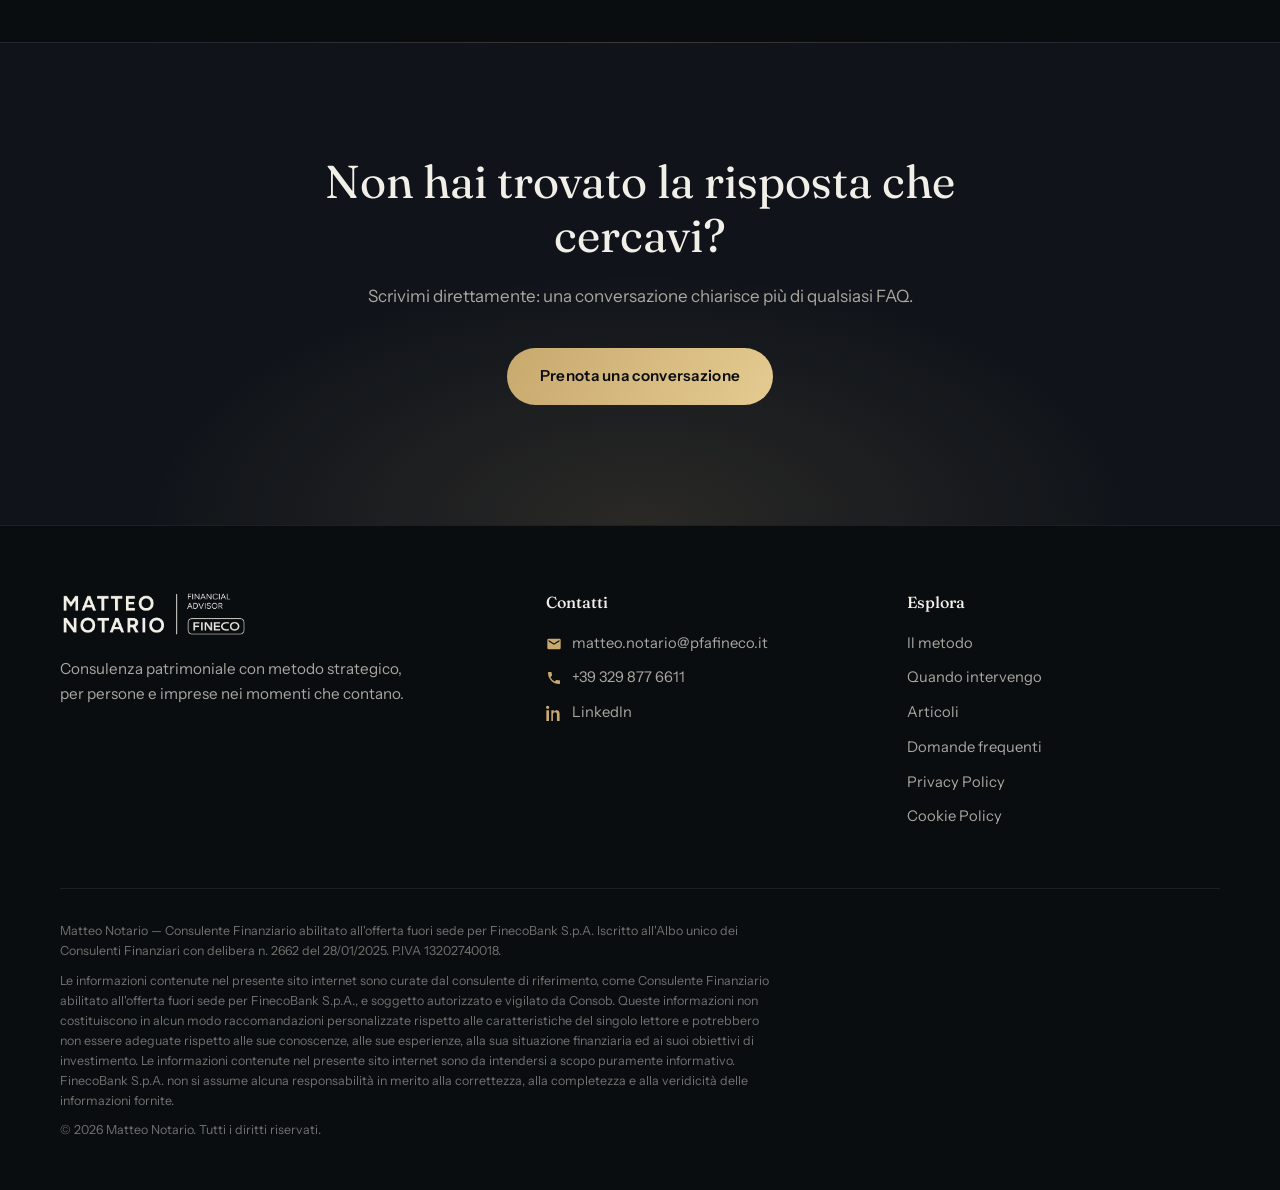
<file: domande-frequenti.html>
<!DOCTYPE html>
<html lang="it">
<head>
  <meta charset="UTF-8">
  <meta name="viewport" content="width=device-width, initial-scale=1.0">
  <title>Domande frequenti — Matteo Notario, Consulente Finanziario</title>
  <meta name="description" content="Costi, diagnosi di portafoglio, remunerazione, modalità di lavoro: le risposte alle domande che ricevo più spesso.">
  <meta name="author" content="Matteo Notario">
  <link rel="canonical" href="https://www.tuodominio.it/domande-frequenti.html">
  <meta name="theme-color" content="#0A0D10">
  <link rel="icon" type="image/png" sizes="32x32" href="img/favicon-32.png">
  <link rel="apple-touch-icon" href="img/apple-touch-icon.png">
  <link rel="preload" href="fonts/fraunces-normal.woff2" as="font" type="font/woff2" crossorigin>
  <link rel="preload" href="fonts/instrumentsans-normal.woff2" as="font" type="font/woff2" crossorigin>
  <meta property="og:type" content="website">
  <meta property="og:title" content="Domande frequenti — Matteo Notario, Consulente Finanziario">
  <meta property="og:description" content="Costi, diagnosi di portafoglio, remunerazione, modalità di lavoro: le risposte alle domande che ricevo più spesso.">
  <meta property="og:url" content="https://www.tuodominio.it/domande-frequenti.html">
  <meta property="og:image" content="https://www.tuodominio.it/img/og-cover.jpg">
  <meta property="og:locale" content="it_IT">
  <link rel="stylesheet" href="css/fonts.css">
  <link rel="stylesheet" href="css/style.css">
</head>
<body>
  <header class="nav" id="nav">
    <div class="nav__inner">
      <a href="index.html" class="nav__logo" aria-label="Matteo Notario — Home">
        <img src="img/logo-bianco.png" alt="Matteo Notario — Financial Advisor Fineco">
      </a>
      <nav class="nav__links" id="navLinks" aria-label="Navigazione principale">
        <a href="index.html">Home</a>
        <a href="chi-sono.html">Chi sono</a>
        <a href="metodo.html">Metodo</a>
        <a href="quando-intervengo.html">Quando intervengo</a>
        <a href="per-le-imprese.html">Per le imprese</a>
        <a href="articoli.html">Articoli</a>
        <a href="domande-frequenti.html">Domande frequenti</a>
      </nav>
      <a href="contatti.html" class="btn btn--nav">Contattami</a>
      <button class="nav__toggle" id="navToggle" aria-label="Apri menu" aria-expanded="false">
        <span></span><span></span>
      </button>
    </div>
  </header>

  <main>
    <section class="page-hero">
      <div class="container">
        <p class="page-hero__eyebrow reveal">Domande frequenti</p>
        <h1 class="reveal d1">Alcune domande<br>che ricevo spesso.</h1>
        <p class="reveal d2">
          Chiarezza prima ancora di conoscerci: costi, modalità di lavoro, remunerazione.
          Se non trovi la tua risposta, scrivimi: rispondo entro 24 ore lavorative.
        </p>
      </div>
    </section>
    <section class="faq section">
      <div class="container">
        <div class="faq__list reveal">
          <details class="faq__item" open>
            <summary>L'incontro conoscitivo ha un costo?<span class="faq__icon">+</span></summary>
            <p>No, è gratuito e senza impegno. Possiamo incontrarci di persona oppure in videochiamata. Serve a capire la tua situazione, i tuoi obiettivi e se posso esserti concretamente utile.</p>
          </details>
          <details class="faq__item">
            <summary>La diagnosi di portafoglio ha un costo?<span class="faq__icon">+</span></summary>
            <p>No, è gratuita. Analizzo come è composto e gestito oggi il tuo patrimonio, mettendo in evidenza costi, rischi, diversificazione e coerenza con i tuoi obiettivi.</p>
          </details>
          <details class="faq__item">
            <summary>Devo trasferire i miei investimenti per ricevere la diagnosi?<span class="faq__icon">+</span></summary>
            <p>No. La diagnosi viene effettuata sul portafoglio esistente, senza dover trasferire nulla. Al termine riceverai un'analisi scritta e sarai tu a decidere liberamente come utilizzarla.</p>
          </details>
          <details class="faq__item">
            <summary>Lavori per una banca?<span class="faq__icon">+</span></summary>
            <p>Opero come consulente finanziario abilitato all'offerta fuori sede, iscritto all'Albo unico OCF, per FinecoBank. Prima di iniziare chiarisco sempre il mio ruolo, il metodo di lavoro e le condizioni applicabili.</p>
          </details>
          <details class="faq__item">
            <summary>Come vengono remunerati i servizi?<span class="faq__icon">+</span></summary>
            <p>La mia remunerazione è trasparente e viene concordata prima dell'inizio della consulenza (Fee Only). Questo significa che il mio interesse è quello di aiutarti a prendere decisioni d'investimento coerenti con i tuoi obiettivi, non quello di promuovere uno specifico prodotto finanziario. Costruisco strategie personalizzate selezionando gli strumenti che ritengo più adatti al tuo caso ed eliminando i tradizionali conflitti di interesse.</p>
          </details>
          <details class="faq__item">
            <summary>Ho un patrimonio contenuto: ha comunque senso rivolgersi a un consulente?<span class="faq__icon">+</span></summary>
            <p>Dipende dai tuoi obiettivi e dalla complessità delle decisioni da prendere, non soltanto dall'importo disponibile. Nel primo incontro valutiamo concretamente se una consulenza può offrirti un beneficio reale. Se non posso aggiungere valore, te lo dico con chiarezza.</p>
          </details>
          <details class="faq__item">
            <summary>Dove lavori?<span class="faq__icon">+</span></summary>
            <p>Il mio ufficio è a Torino, ma seguo clienti in tutta Italia anche tramite incontri in videochiamata.</p>
          </details>
          <details class="faq__item">
            <summary>Quando è il momento giusto per iniziare a investire?<span class="faq__icon">+</span></summary>
            <p>Prima di investire bisogna chiarire obiettivi, orizzonte temporale, disponibilità economiche e rischi sostenibili. Il momento giusto nasce da una strategia personale, non dal tentativo di prevedere il prossimo movimento dei mercati.</p>
          </details>
          <details class="faq__item">
            <summary>Su cosa conviene investire oggi?<span class="faq__icon">+</span></summary>
            <p>Non esiste uno strumento adatto a tutti. Il punto di partenza non è scegliere un prodotto, ma capire quale obiettivo deve finanziare il patrimonio. Solo dopo si possono individuare strumenti coerenti con la strategia, il tempo disponibile e il rischio sostenibile.</p>
          </details>
        </div>
      </div>
    </section>
    <script type="application/ld+json">
{
  "@context": "https://schema.org",
  "@type": "FAQPage",
  "mainEntity": [
    {
      "@type": "Question",
      "name": "L'incontro conoscitivo ha un costo?",
      "acceptedAnswer": {
        "@type": "Answer",
        "text": "No, è gratuito e senza impegno. Possiamo incontrarci di persona oppure in videochiamata. Serve a capire la tua situazione, i tuoi obiettivi e se posso esserti concretamente utile."
      }
    },
    {
      "@type": "Question",
      "name": "La diagnosi di portafoglio ha un costo?",
      "acceptedAnswer": {
        "@type": "Answer",
        "text": "No, è gratuita. Analizzo come è composto e gestito oggi il tuo patrimonio, mettendo in evidenza costi, rischi, diversificazione e coerenza con i tuoi obiettivi."
      }
    },
    {
      "@type": "Question",
      "name": "Devo trasferire i miei investimenti per ricevere la diagnosi?",
      "acceptedAnswer": {
        "@type": "Answer",
        "text": "No. La diagnosi viene effettuata sul portafoglio esistente, senza dover trasferire nulla. Al termine riceverai un'analisi scritta e sarai tu a decidere liberamente come utilizzarla."
      }
    },
    {
      "@type": "Question",
      "name": "Lavori per una banca?",
      "acceptedAnswer": {
        "@type": "Answer",
        "text": "Opero come consulente finanziario abilitato all'offerta fuori sede, iscritto all'Albo unico OCF, per FinecoBank. Prima di iniziare chiarisco sempre il mio ruolo, il metodo di lavoro e le condizioni applicabili."
      }
    },
    {
      "@type": "Question",
      "name": "Come vengono remunerati i servizi?",
      "acceptedAnswer": {
        "@type": "Answer",
        "text": "La mia remunerazione è trasparente e viene concordata prima dell'inizio della consulenza (Fee Only). Questo significa che il mio interesse è quello di aiutarti a prendere decisioni d'investimento coerenti con i tuoi obiettivi, non quello di promuovere uno specifico prodotto finanziario. Costruisco strategie personalizzate selezionando gli strumenti che ritengo più adatti al tuo caso ed eliminando i tradizionali conflitti di interesse."
      }
    },
    {
      "@type": "Question",
      "name": "Ho un patrimonio contenuto: ha comunque senso rivolgersi a un consulente?",
      "acceptedAnswer": {
        "@type": "Answer",
        "text": "Dipende dai tuoi obiettivi e dalla complessità delle decisioni da prendere, non soltanto dall'importo disponibile. Nel primo incontro valutiamo concretamente se una consulenza può offrirti un beneficio reale. Se non posso aggiungere valore, te lo dico con chiarezza."
      }
    },
    {
      "@type": "Question",
      "name": "Dove lavori?",
      "acceptedAnswer": {
        "@type": "Answer",
        "text": "Il mio ufficio è a Torino, ma seguo clienti in tutta Italia anche tramite incontri in videochiamata."
      }
    },
    {
      "@type": "Question",
      "name": "Quando è il momento giusto per iniziare a investire?",
      "acceptedAnswer": {
        "@type": "Answer",
        "text": "Prima di investire bisogna chiarire obiettivi, orizzonte temporale, disponibilità economiche e rischi sostenibili. Il momento giusto nasce da una strategia personale, non dal tentativo di prevedere il prossimo movimento dei mercati."
      }
    },
    {
      "@type": "Question",
      "name": "Su cosa conviene investire oggi?",
      "acceptedAnswer": {
        "@type": "Answer",
        "text": "Non esiste uno strumento adatto a tutti. Il punto di partenza non è scegliere un prodotto, ma capire quale obiettivo deve finanziare il patrimonio. Solo dopo si possono individuare strumenti coerenti con la strategia, il tempo disponibile e il rischio sostenibile."
      }
    }
  ]
}
    </script>
    <section class="cta-band">
      <div class="container">
        <h2 class="reveal">Non hai trovato la risposta che cercavi?</h2>
        <p class="reveal">Scrivimi direttamente: una conversazione chiarisce più di qualsiasi FAQ.</p>
        <a href="contatti.html" class="btn btn--primary reveal">Prenota una conversazione</a>
      </div>
    </section>
  </main>
  <footer class="footer">
    <div class="container footer__inner">
      <div class="footer__brand">
        <img src="img/logo-bianco.png" alt="Matteo Notario — Financial Advisor Fineco">
        <p>Consulenza patrimoniale con metodo strategico,<br>per persone e imprese nei momenti che contano.</p>
      </div>
      <div class="footer__col">
        <h4>Contatti</h4>
        <a href="mailto:matteo.notario@pfafineco.it"><svg viewBox="0 0 24 24" aria-hidden="true"><path d="M20 4H4a2 2 0 0 0-2 2v12a2 2 0 0 0 2 2h16a2 2 0 0 0 2-2V6a2 2 0 0 0-2-2zm0 4.24-8 5-8-5V6.1l8 5 8-5v2.14z"/></svg>matteo.notario@pfafineco.it</a>
        <a href="tel:+393298776611"><svg viewBox="0 0 24 24" aria-hidden="true"><path d="M6.62 10.79a15.05 15.05 0 0 0 6.59 6.59l2.2-2.2a1 1 0 0 1 1.02-.24c1.12.37 2.33.57 3.57.57a1 1 0 0 1 1 1V20a1 1 0 0 1-1 1C10.61 21 3 13.39 3 4a1 1 0 0 1 1-1h3.5a1 1 0 0 1 1 1c0 1.24.2 2.45.57 3.57a1 1 0 0 1-.25 1.02l-2.2 2.2z"/></svg>+39 329 877 6611</a>
        <a href="https://www.linkedin.com/in/matteo-notario-691424167/" target="_blank" rel="noopener"><svg viewBox="0 0 24 24" aria-hidden="true"><path d="M4.98 3.5C4.98 4.88 3.87 6 2.5 6S0 4.88 0 3.5 1.12 1 2.5 1s2.48 1.12 2.48 2.5zM.5 8h4V24h-4V8zm7.5 0h3.8v2.2h.05c.53-1 1.83-2.2 3.77-2.2 4.03 0 4.78 2.65 4.78 6.1V24h-4v-8.5c0-2-.04-4.6-2.8-4.6-2.8 0-3.23 2.2-3.23 4.45V24H8V8z"/></svg>LinkedIn</a>
      </div>
      <div class="footer__col">
        <h4>Esplora</h4>
        <a href="metodo.html">Il metodo</a>
        <a href="quando-intervengo.html">Quando intervengo</a>
        <a href="articoli.html">Articoli</a>
        <a href="domande-frequenti.html">Domande frequenti</a>
        <a href="privacy.html">Privacy Policy</a>
        <a href="cookie-policy.html">Cookie Policy</a>
      </div>
    </div>
    <div class="container footer__legal">
      <p>Matteo Notario — Consulente Finanziario abilitato all'offerta fuori sede per FinecoBank S.p.A. Iscritto all'Albo unico dei Consulenti Finanziari con delibera n. 2662 del 28/01/2025. P.IVA 13202740018.</p>
      <p>Le informazioni contenute nel presente sito internet sono curate dal consulente di riferimento, come Consulente Finanziario abilitato all'offerta fuori sede per FinecoBank S.p.A., e soggetto autorizzato e vigilato da Consob. Queste informazioni non costituiscono in alcun modo raccomandazioni personalizzate rispetto alle caratteristiche del singolo lettore e potrebbero non essere adeguate rispetto alle sue conoscenze, alle sue esperienze, alla sua situazione finanziaria ed ai suoi obiettivi di investimento. Le informazioni contenute nel presente sito internet sono da intendersi a scopo puramente informativo. FinecoBank S.p.A. non si assume alcuna responsabilità in merito alla correttezza, alla completezza e alla veridicità delle informazioni fornite.</p>
      <p>© <span id="year"></span> Matteo Notario. Tutti i diritti riservati.</p>
    </div>
  </footer>

  <script src="js/main.js"></script>
</body>
</html>
</file>
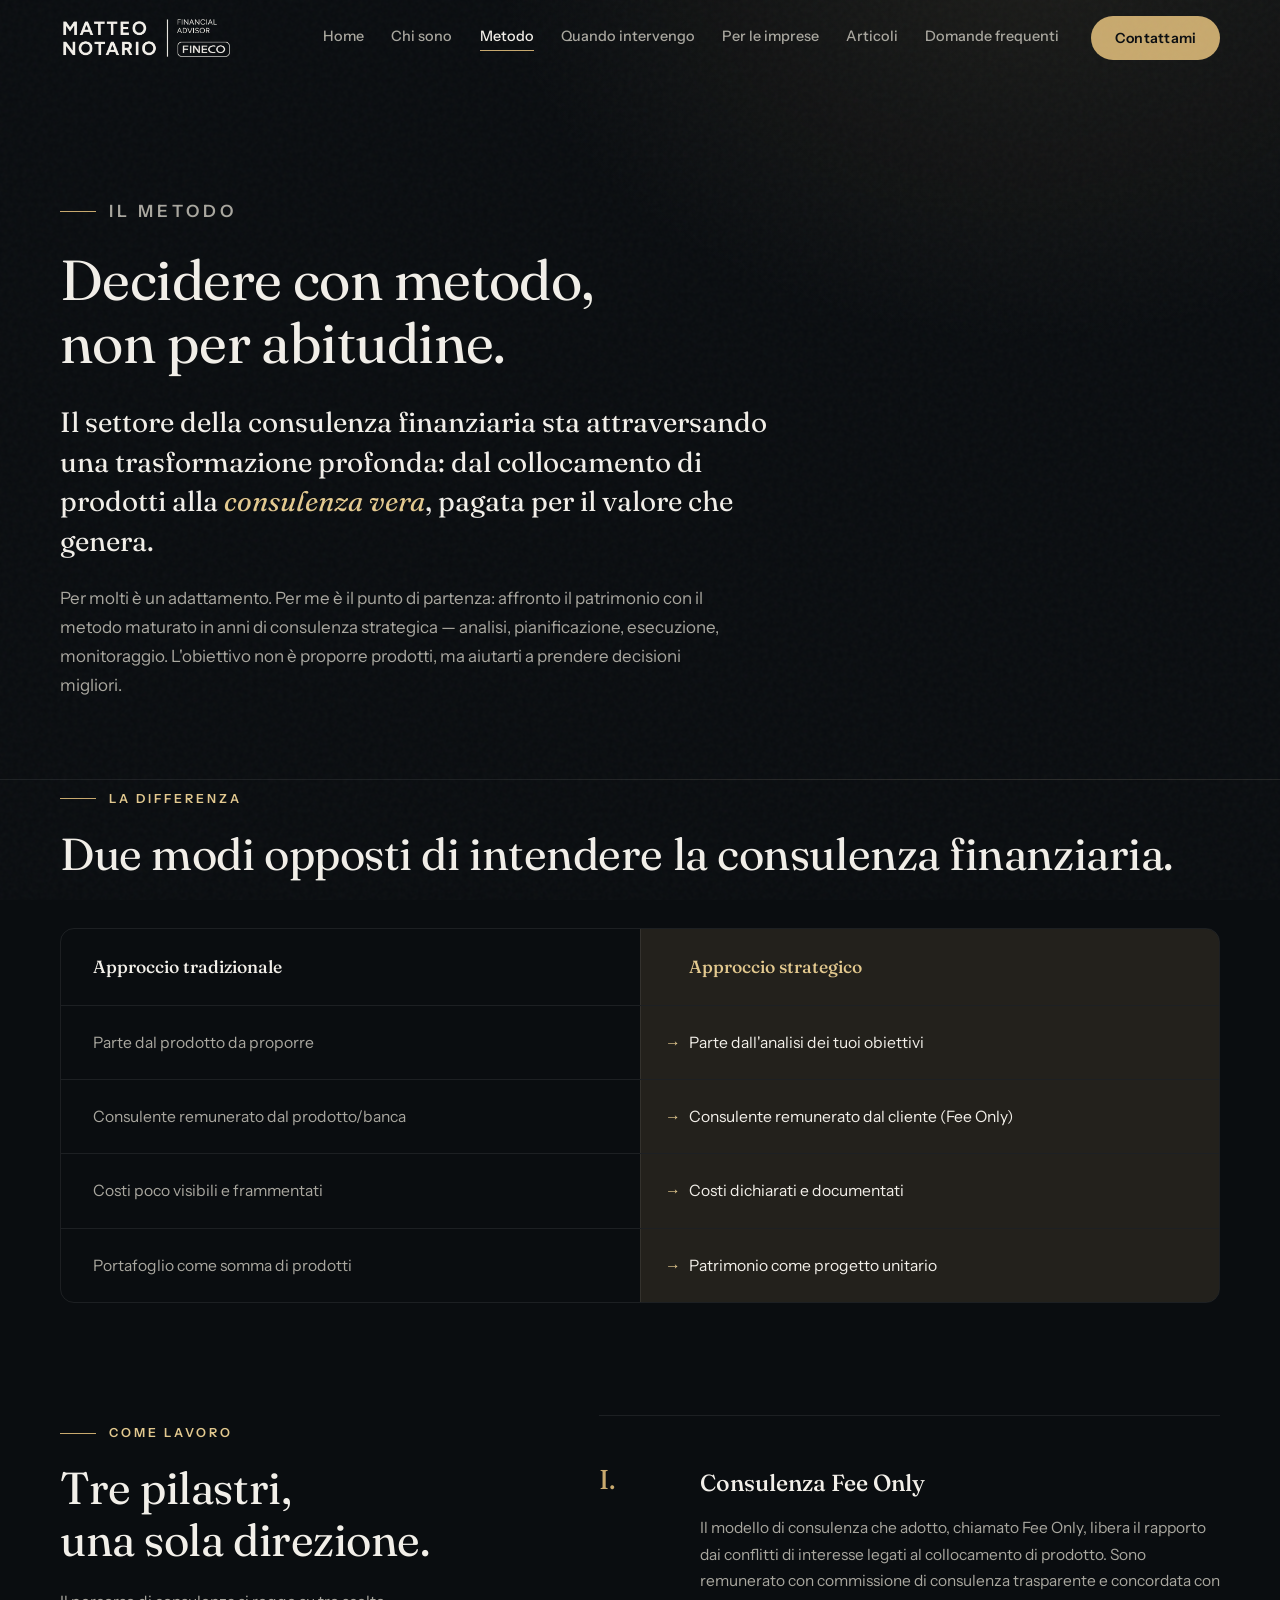
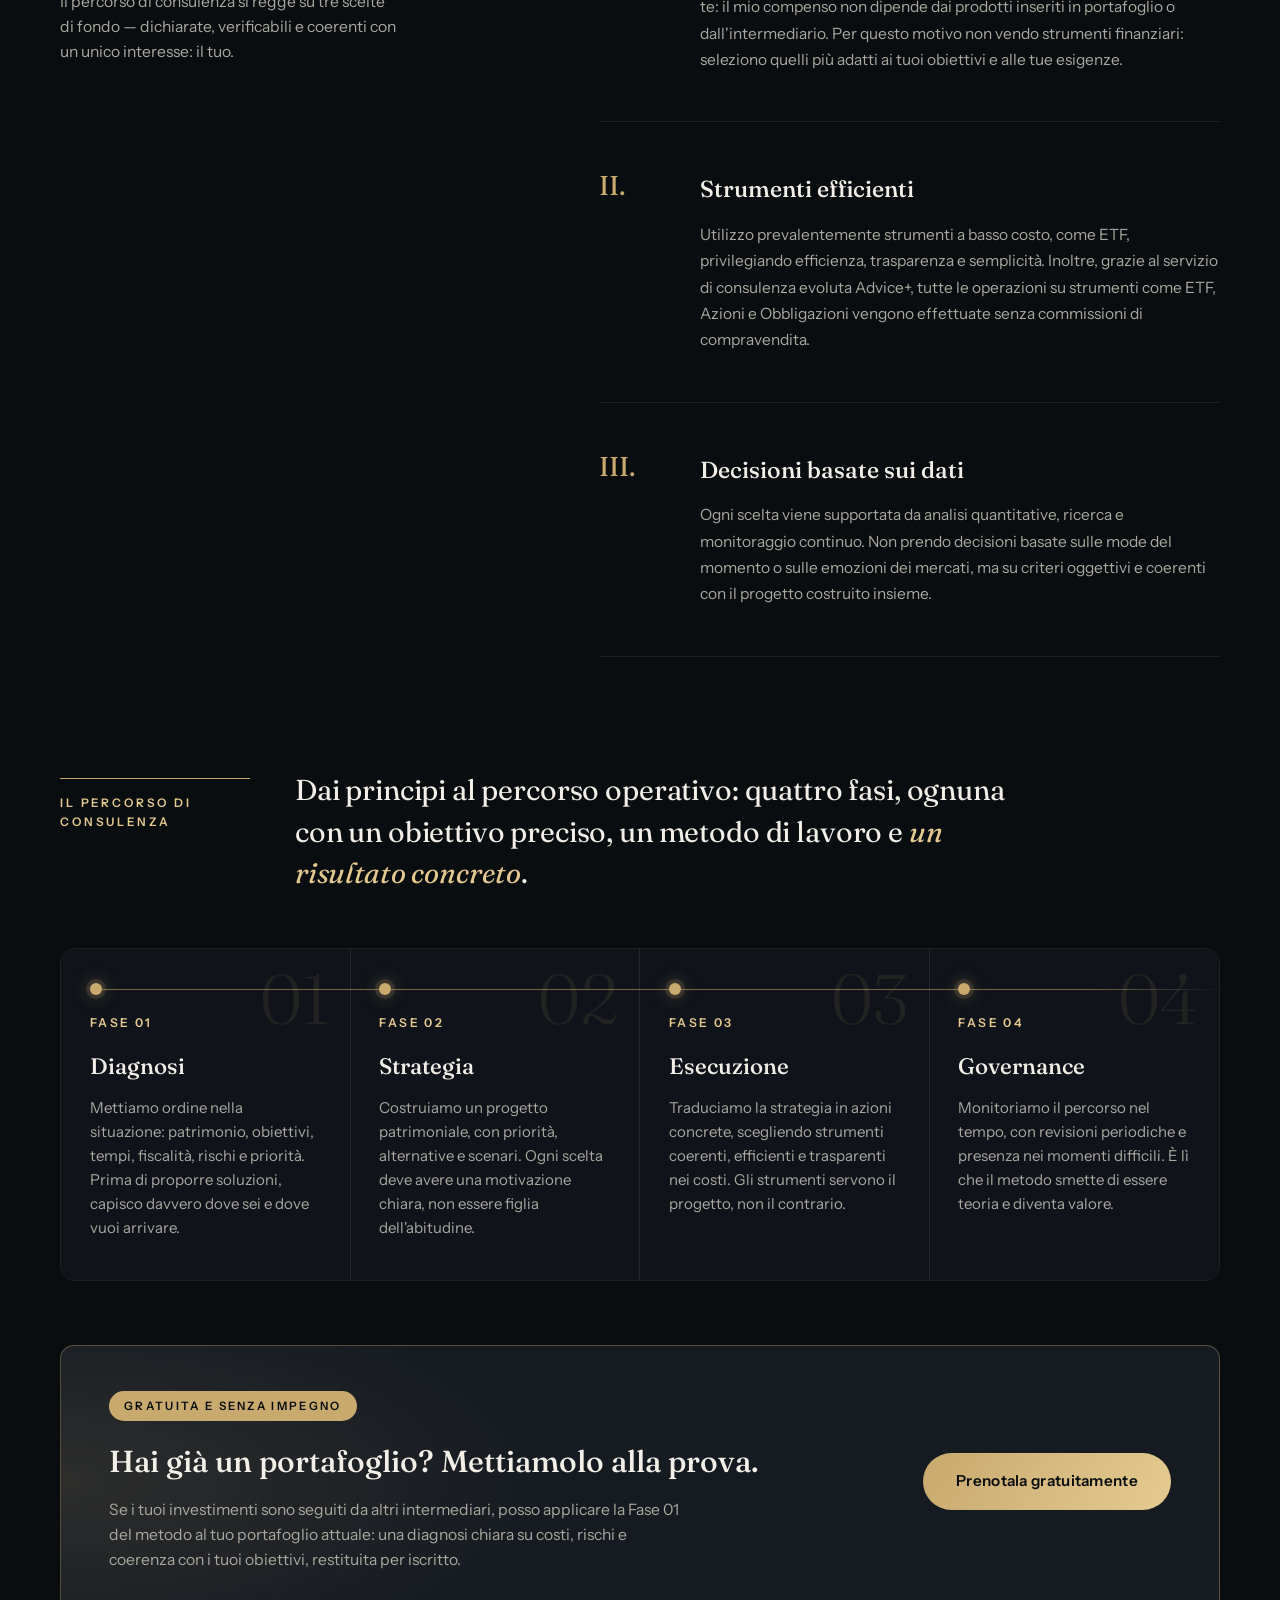
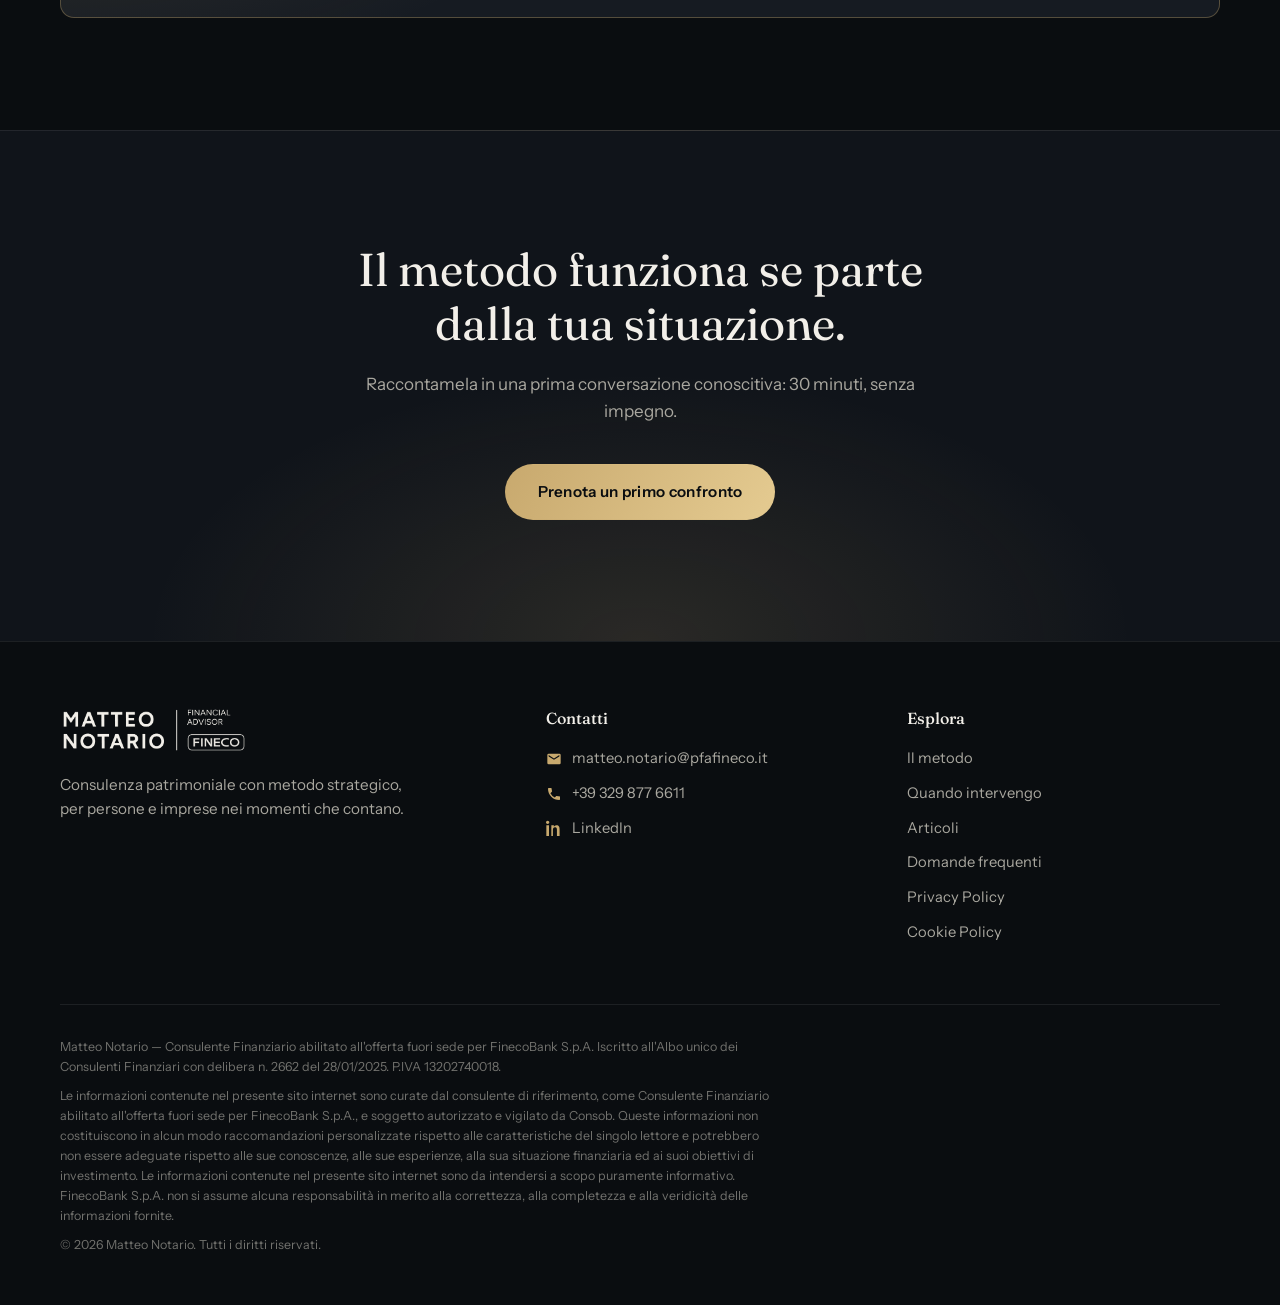
<file: metodo.html>
<!DOCTYPE html>
<html lang="it">
<head>
  <meta charset="UTF-8">
  <meta name="viewport" content="width=device-width, initial-scale=1.0">
  <title>Il Metodo — Matteo Notario, Consulenza Patrimoniale Strategica</title>
  <meta name="description" content="Quattro fasi — diagnosi, strategia, esecuzione, governance — per decidere con metodo, non per abitudine. Il rigore della consulenza strategica applicato al patrimonio.">
  <meta name="author" content="Matteo Notario">
  <link rel="canonical" href="https://www.tuodominio.it/metodo.html">
  <meta name="theme-color" content="#0A0D10">
  <link rel="icon" type="image/png" sizes="32x32" href="img/favicon-32.png">
  <link rel="apple-touch-icon" href="img/apple-touch-icon.png">
  <link rel="preload" href="fonts/fraunces-normal.woff2" as="font" type="font/woff2" crossorigin>
  <link rel="preload" href="fonts/instrumentsans-normal.woff2" as="font" type="font/woff2" crossorigin>
  <meta property="og:type" content="website">
  <meta property="og:title" content="Il Metodo — Matteo Notario, Consulenza Patrimoniale Strategica">
  <meta property="og:description" content="Quattro fasi — diagnosi, strategia, esecuzione, governance — per decidere con metodo, non per abitudine. Il rigore della consulenza strategica applicato al patrimonio.">
  <meta property="og:url" content="https://www.tuodominio.it/metodo.html">
  <meta property="og:image" content="https://www.tuodominio.it/img/og-cover.jpg">
  <meta property="og:locale" content="it_IT">
  <link rel="stylesheet" href="css/fonts.css">
  <link rel="stylesheet" href="css/style.css">
</head>
<body>
  <header class="nav" id="nav">
    <div class="nav__inner">
      <a href="index.html" class="nav__logo" aria-label="Matteo Notario — Home">
        <img src="img/logo-bianco.png" alt="Matteo Notario — Financial Advisor Fineco">
      </a>
      <nav class="nav__links" id="navLinks" aria-label="Navigazione principale">
        <a href="index.html">Home</a>
        <a href="chi-sono.html">Chi sono</a>
        <a href="metodo.html">Metodo</a>
        <a href="quando-intervengo.html">Quando intervengo</a>
        <a href="per-le-imprese.html">Per le imprese</a>
        <a href="articoli.html">Articoli</a>
        <a href="domande-frequenti.html">Domande frequenti</a>
      </nav>
      <a href="contatti.html" class="btn btn--nav">Contattami</a>
      <button class="nav__toggle" id="navToggle" aria-label="Apri menu" aria-expanded="false">
        <span></span><span></span>
      </button>
    </div>
  </header>

  <main>
    <section class="page-hero page-hero--method">
      <div class="container">
        <p class="page-hero__eyebrow reveal">Il metodo</p>
        <h1 class="reveal d1">Decidere con metodo,<br>non per abitudine.</h1>
        <p class="page-hero__lede reveal d2">
          Il settore della consulenza finanziaria sta attraversando una trasformazione profonda:
          dal collocamento di prodotti alla <span class="page-hero__accent">consulenza vera</span>,
          pagata per il valore che genera.
        </p>
        <p class="page-hero__body reveal d3">
          Per molti è un adattamento. Per me è il punto di partenza: affronto il patrimonio
          con il metodo maturato in anni di consulenza strategica — analisi, pianificazione,
          esecuzione, monitoraggio. L'obiettivo non è proporre prodotti, ma aiutarti a
          prendere decisioni migliori.
        </p>
      </div>
    </section>

    <section class="section" style="padding-top: 0;">
      <div class="container">
        <p class="section__eyebrow reveal">La differenza</p>
        <h2 class="section__title reveal">Due modi opposti di intendere la consulenza finanziaria.</h2>
        <div class="compare__table reveal" role="table" aria-label="Confronto tra approccio tradizionale e approccio strategico">
          <div class="compare__row compare__row--head" role="row">
            <div role="columnheader">Approccio tradizionale</div>
            <div role="columnheader" class="compare__ours">Approccio strategico</div>
          </div>
          <div class="compare__row" role="row">
            <div role="cell" data-label="Approccio tradizionale">Parte dal prodotto da proporre</div>
            <div role="cell" class="compare__ours" data-label="Approccio strategico"><span class="compare__arrow" aria-hidden="true">→</span>Parte dall'analisi dei tuoi obiettivi</div>
          </div>
          <div class="compare__row" role="row">
            <div role="cell" data-label="Approccio tradizionale">Consulente remunerato dal prodotto/banca</div>
            <div role="cell" class="compare__ours" data-label="Approccio strategico"><span class="compare__arrow" aria-hidden="true">→</span>Consulente remunerato dal cliente (Fee Only)</div>
          </div>
          <div class="compare__row" role="row">
            <div role="cell" data-label="Approccio tradizionale">Costi poco visibili e frammentati</div>
            <div role="cell" class="compare__ours" data-label="Approccio strategico"><span class="compare__arrow" aria-hidden="true">→</span>Costi dichiarati e documentati</div>
          </div>
          <div class="compare__row" role="row">
            <div role="cell" data-label="Approccio tradizionale">Portafoglio come somma di prodotti</div>
            <div role="cell" class="compare__ours" data-label="Approccio strategico"><span class="compare__arrow" aria-hidden="true">→</span>Patrimonio come progetto unitario</div>
          </div>
        </div>
      </div>
    </section>

    <section class="section" style="padding-top: 0;">
      <div class="container">
        <div class="work">
          <aside class="work__aside reveal">
            <p class="section__eyebrow">Come lavoro</p>
            <h2 class="section__title">Tre pilastri,<br>una sola direzione.</h2>
            <p class="work__intro">Il percorso di consulenza si regge su tre scelte di fondo — dichiarate, verificabili e coerenti con un unico interesse: il tuo.</p>
          </aside>
          <div class="work__pillars">
            <article class="work__pillar reveal">
              <span class="work__numeral" aria-hidden="true">I.</span>
              <div class="work__content">
                <h3>Consulenza Fee Only</h3>
                <p>Il modello di consulenza che adotto, chiamato Fee Only, libera il rapporto dai conflitti di interesse legati al collocamento di prodotto. Sono remunerato con commissione di consulenza trasparente e concordata con te: il mio compenso non dipende dai prodotti inseriti in portafoglio o dall'intermediario. Per questo motivo non vendo strumenti finanziari: seleziono quelli più adatti ai tuoi obiettivi e alle tue esigenze.</p>
              </div>
            </article>
            <article class="work__pillar reveal">
              <span class="work__numeral" aria-hidden="true">II.</span>
              <div class="work__content">
                <h3>Strumenti efficienti</h3>
                <p>Utilizzo prevalentemente strumenti a basso costo, come ETF, privilegiando efficienza, trasparenza e semplicità. Inoltre, grazie al servizio di consulenza evoluta Advice+, tutte le operazioni su strumenti come ETF, Azioni e Obbligazioni vengono effettuate senza commissioni di compravendita.</p>
              </div>
            </article>
            <article class="work__pillar reveal">
              <span class="work__numeral" aria-hidden="true">III.</span>
              <div class="work__content">
                <h3>Decisioni basate sui dati</h3>
                <p>Ogni scelta viene supportata da analisi quantitative, ricerca e monitoraggio continuo. Non prendo decisioni basate sulle mode del momento o sulle emozioni dei mercati, ma su criteri oggettivi e coerenti con il progetto costruito insieme.</p>
              </div>
            </article>
          </div>
        </div>
      </div>
    </section>

    <section class="section" style="padding-top: 0;">
      <div class="container">
        <div class="keyline reveal">
          <span class="keyline__label">Il percorso di consulenza</span>
          <p>Dai principi al percorso operativo: quattro fasi, ognuna con un obiettivo preciso, un metodo di lavoro e <span class="accent">un risultato concreto</span>.</p>
        </div>
        <div class="method__steps">
          <article class="method__step reveal" data-n="01">
            <span class="method__node" aria-hidden="true"></span>
            <div class="method__phase">Fase 01</div>
            <h3>Diagnosi</h3>
            <p>Mettiamo ordine nella situazione: patrimonio, obiettivi, tempi, fiscalità, rischi e priorità. Prima di proporre soluzioni, capisco davvero dove sei e dove vuoi arrivare.</p>
          </article>
          <article class="method__step reveal" data-n="02">
            <span class="method__node" aria-hidden="true"></span>
            <div class="method__phase">Fase 02</div>
            <h3>Strategia</h3>
            <p>Costruiamo un progetto patrimoniale, con priorità, alternative e scenari. Ogni scelta deve avere una motivazione chiara, non essere figlia dell'abitudine.</p>
          </article>
          <article class="method__step reveal" data-n="03">
            <span class="method__node" aria-hidden="true"></span>
            <div class="method__phase">Fase 03</div>
            <h3>Esecuzione</h3>
            <p>Traduciamo la strategia in azioni concrete, scegliendo strumenti coerenti, efficienti e trasparenti nei costi. Gli strumenti servono il progetto, non il contrario.</p>
          </article>
          <article class="method__step reveal" data-n="04">
            <span class="method__node" aria-hidden="true"></span>
            <div class="method__phase">Fase 04</div>
            <h3>Governance</h3>
            <p>Monitoriamo il percorso nel tempo, con revisioni periodiche e presenza nei momenti difficili. È lì che il metodo smette di essere teoria e diventa valore.</p>
          </article>
        </div>

        <div class="offer reveal">
          <div class="offer__text">
            <span class="offer__tag">Gratuita e senza impegno</span>
            <h3>Hai già un portafoglio? Mettiamolo alla prova.</h3>
            <p>Se i tuoi investimenti sono seguiti da altri intermediari, posso applicare la Fase 01 del metodo al tuo portafoglio attuale: una diagnosi chiara su costi, rischi e coerenza con i tuoi obiettivi, restituita per iscritto.</p>
          </div>
          <a href="contatti.html" class="btn btn--primary">Prenotala gratuitamente</a>
        </div>
      </div>
    </section>

    <section class="cta-band">
      <div class="container">
        <h2 class="reveal">Il metodo funziona se parte dalla tua situazione.</h2>
        <p class="reveal">Raccontamela in una prima conversazione conoscitiva: 30 minuti, senza impegno.</p>
        <a href="contatti.html" class="btn btn--primary reveal">Prenota un primo confronto</a>
      </div>
    </section>

  </main>
  <footer class="footer">
    <div class="container footer__inner">
      <div class="footer__brand">
        <img src="img/logo-bianco.png" alt="Matteo Notario — Financial Advisor Fineco">
        <p>Consulenza patrimoniale con metodo strategico,<br>per persone e imprese nei momenti che contano.</p>
      </div>
      <div class="footer__col">
        <h4>Contatti</h4>
        <a href="mailto:matteo.notario@pfafineco.it"><svg viewBox="0 0 24 24" aria-hidden="true"><path d="M20 4H4a2 2 0 0 0-2 2v12a2 2 0 0 0 2 2h16a2 2 0 0 0 2-2V6a2 2 0 0 0-2-2zm0 4.24-8 5-8-5V6.1l8 5 8-5v2.14z"/></svg>matteo.notario@pfafineco.it</a>
        <a href="tel:+393298776611"><svg viewBox="0 0 24 24" aria-hidden="true"><path d="M6.62 10.79a15.05 15.05 0 0 0 6.59 6.59l2.2-2.2a1 1 0 0 1 1.02-.24c1.12.37 2.33.57 3.57.57a1 1 0 0 1 1 1V20a1 1 0 0 1-1 1C10.61 21 3 13.39 3 4a1 1 0 0 1 1-1h3.5a1 1 0 0 1 1 1c0 1.24.2 2.45.57 3.57a1 1 0 0 1-.25 1.02l-2.2 2.2z"/></svg>+39 329 877 6611</a>
        <a href="https://www.linkedin.com/in/matteo-notario-691424167/" target="_blank" rel="noopener"><svg viewBox="0 0 24 24" aria-hidden="true"><path d="M4.98 3.5C4.98 4.88 3.87 6 2.5 6S0 4.88 0 3.5 1.12 1 2.5 1s2.48 1.12 2.48 2.5zM.5 8h4V24h-4V8zm7.5 0h3.8v2.2h.05c.53-1 1.83-2.2 3.77-2.2 4.03 0 4.78 2.65 4.78 6.1V24h-4v-8.5c0-2-.04-4.6-2.8-4.6-2.8 0-3.23 2.2-3.23 4.45V24H8V8z"/></svg>LinkedIn</a>
      </div>
      <div class="footer__col">
        <h4>Esplora</h4>
        <a href="metodo.html">Il metodo</a>
        <a href="quando-intervengo.html">Quando intervengo</a>
        <a href="articoli.html">Articoli</a>
        <a href="domande-frequenti.html">Domande frequenti</a>
        <a href="privacy.html">Privacy Policy</a>
        <a href="cookie-policy.html">Cookie Policy</a>
      </div>
    </div>
    <div class="container footer__legal">
      <p>Matteo Notario — Consulente Finanziario abilitato all'offerta fuori sede per FinecoBank S.p.A. Iscritto all'Albo unico dei Consulenti Finanziari con delibera n. 2662 del 28/01/2025. P.IVA 13202740018.</p>
      <p>Le informazioni contenute nel presente sito internet sono curate dal consulente di riferimento, come Consulente Finanziario abilitato all'offerta fuori sede per FinecoBank S.p.A., e soggetto autorizzato e vigilato da Consob. Queste informazioni non costituiscono in alcun modo raccomandazioni personalizzate rispetto alle caratteristiche del singolo lettore e potrebbero non essere adeguate rispetto alle sue conoscenze, alle sue esperienze, alla sua situazione finanziaria ed ai suoi obiettivi di investimento. Le informazioni contenute nel presente sito internet sono da intendersi a scopo puramente informativo. FinecoBank S.p.A. non si assume alcuna responsabilità in merito alla correttezza, alla completezza e alla veridicità delle informazioni fornite.</p>
      <p>© <span id="year"></span> Matteo Notario. Tutti i diritti riservati.</p>
    </div>
  </footer>

  <script src="js/main.js"></script>
</body>
</html>
</file>
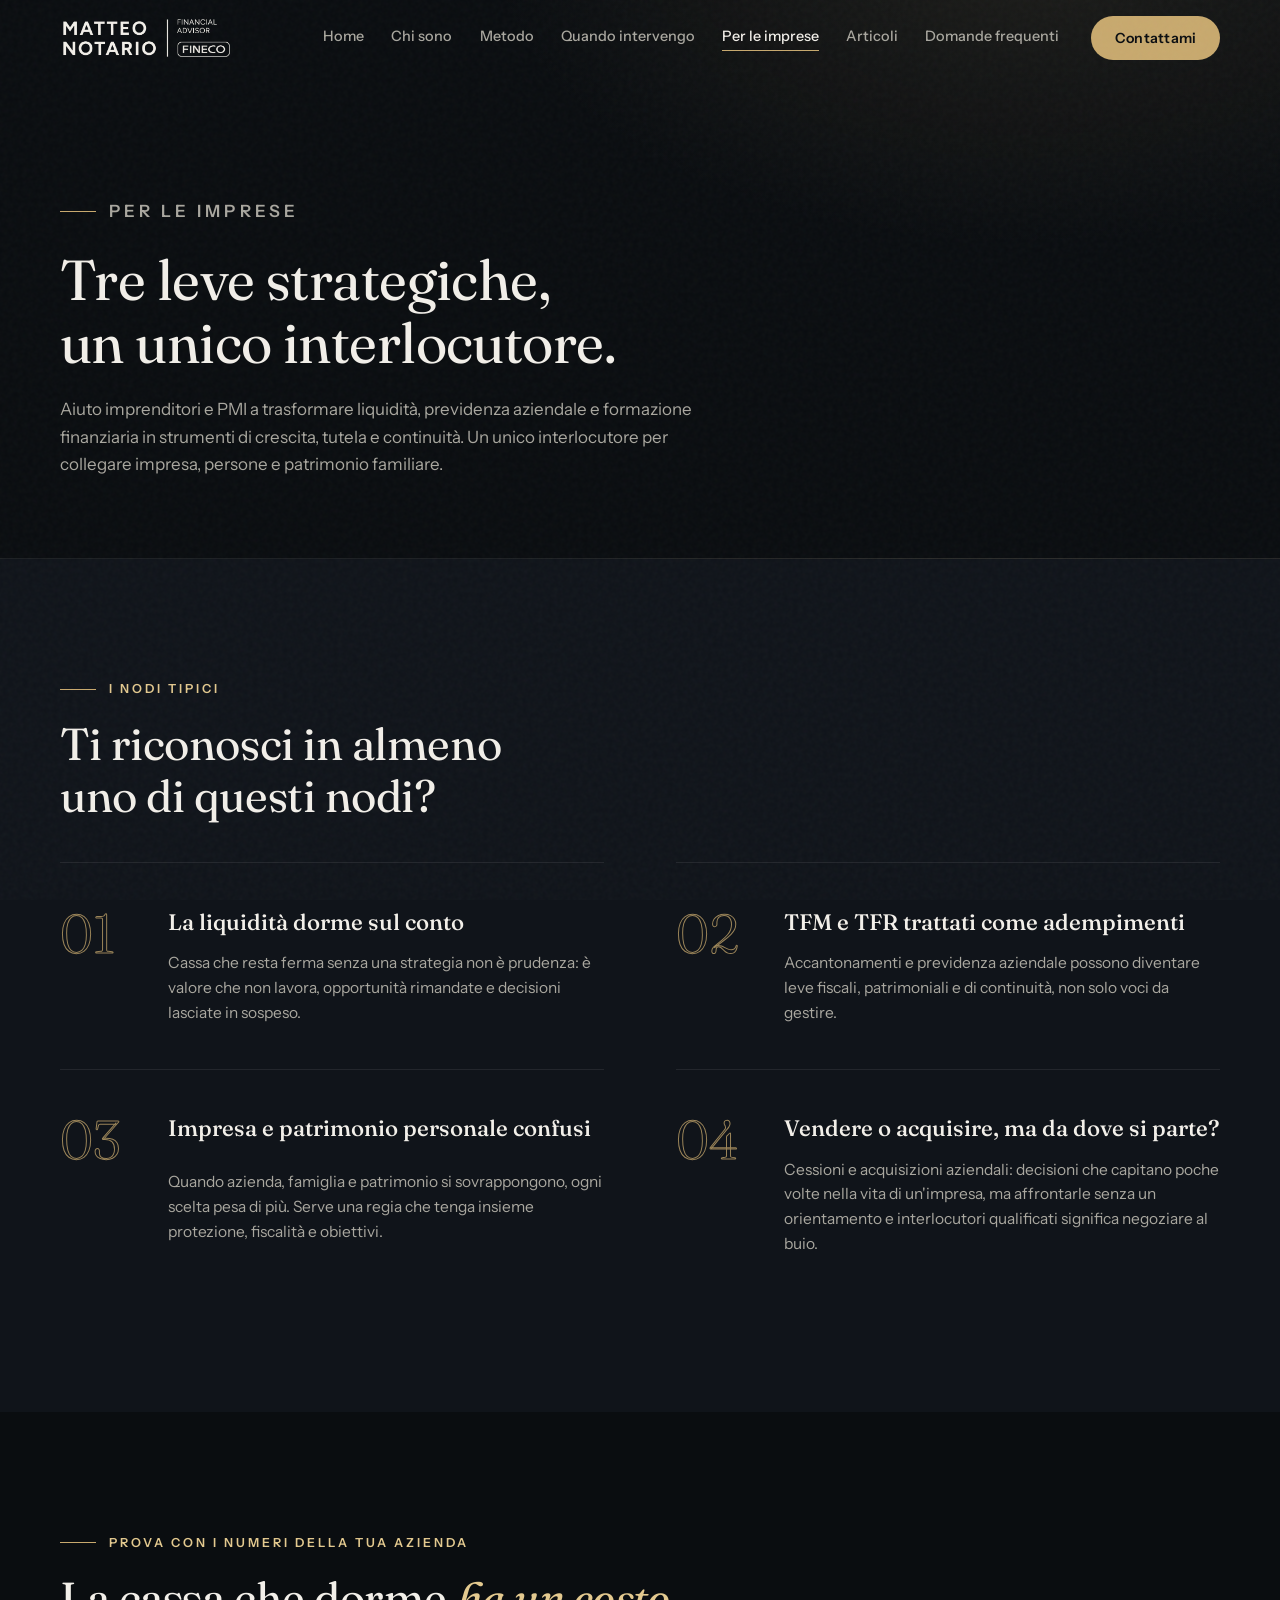
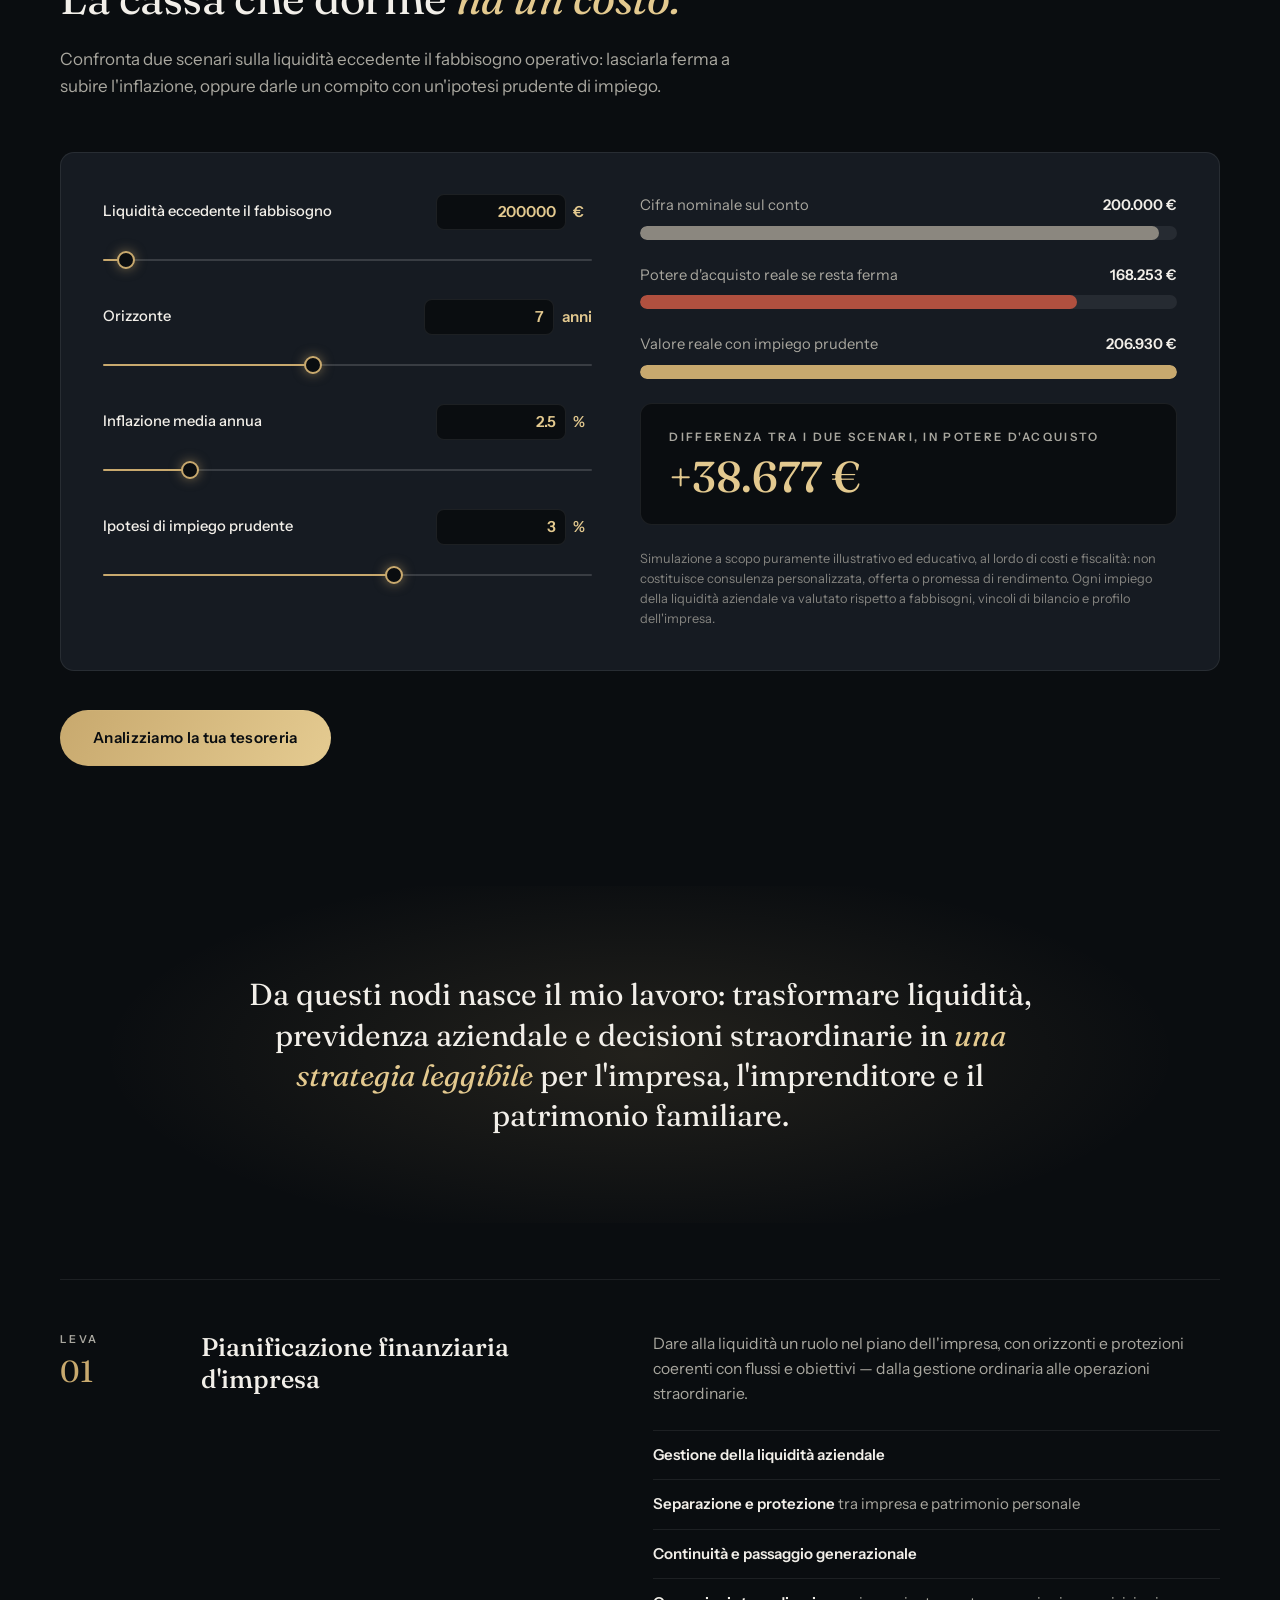
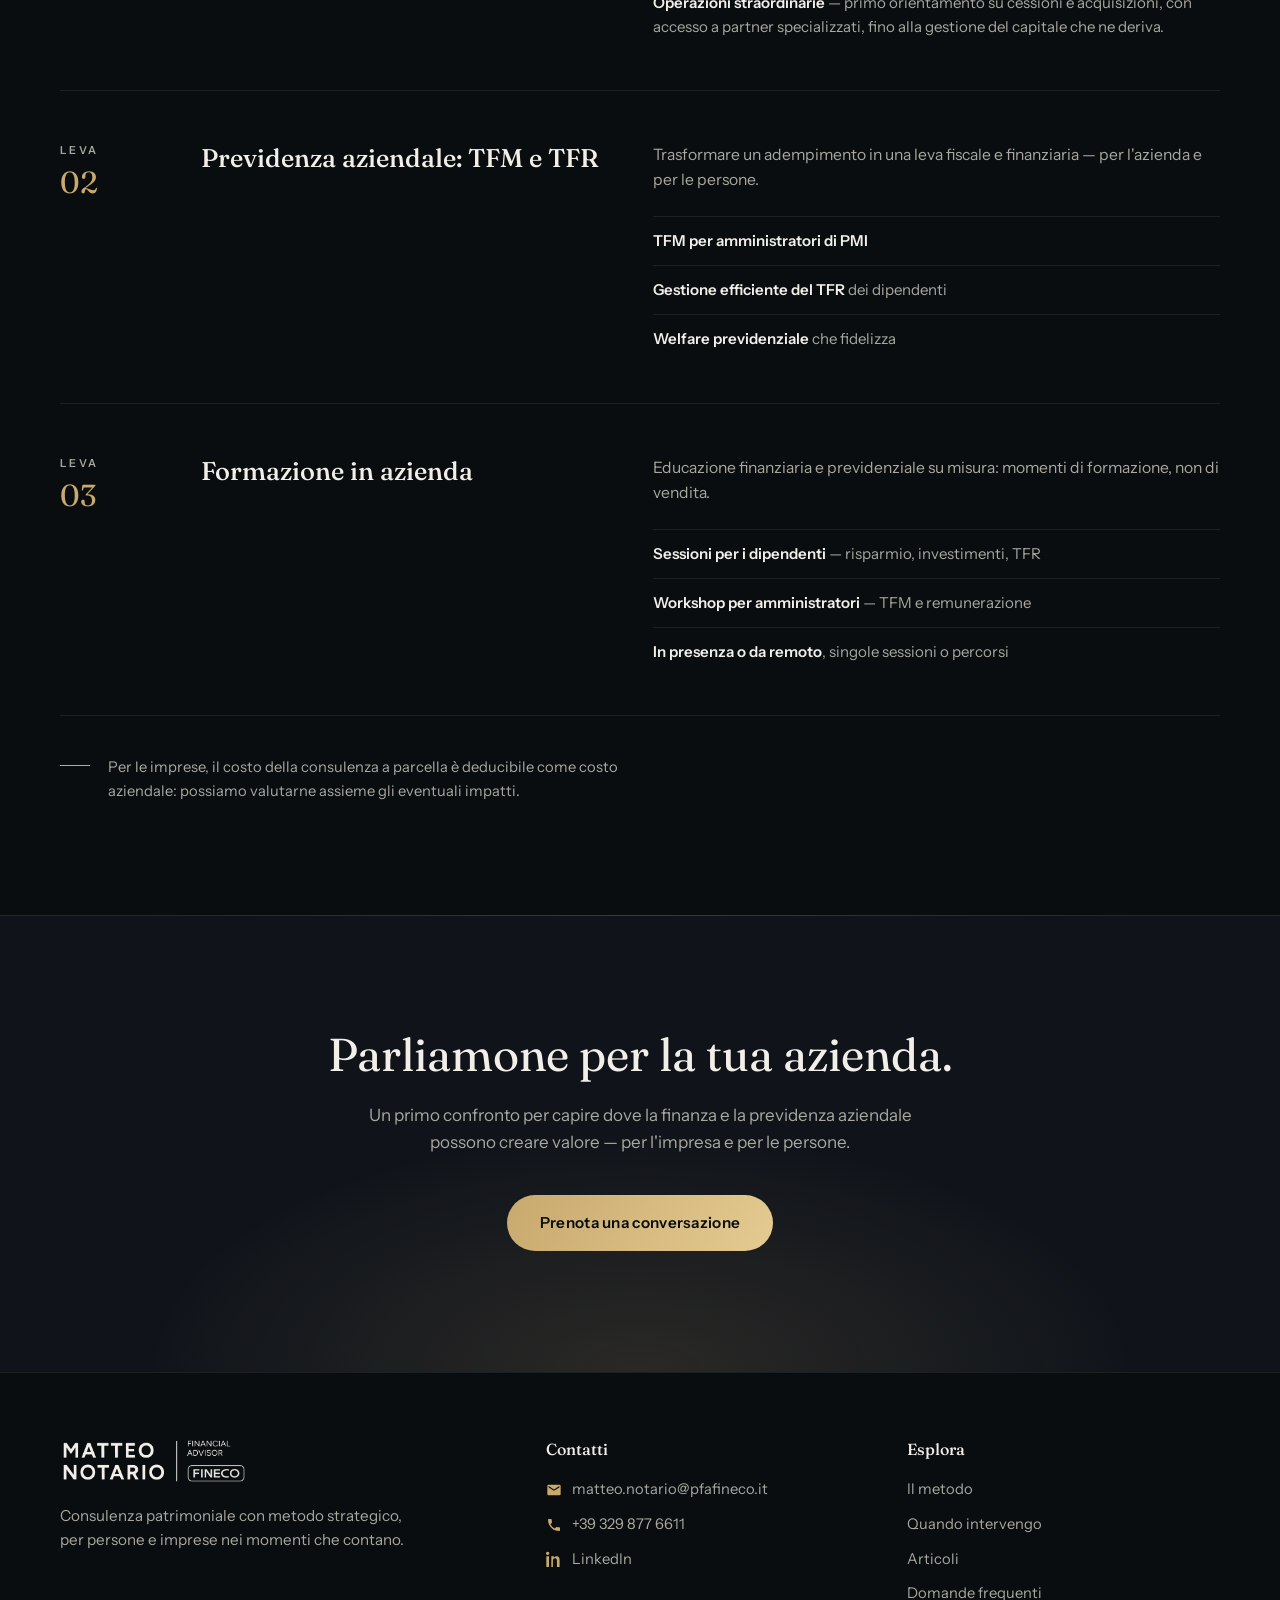
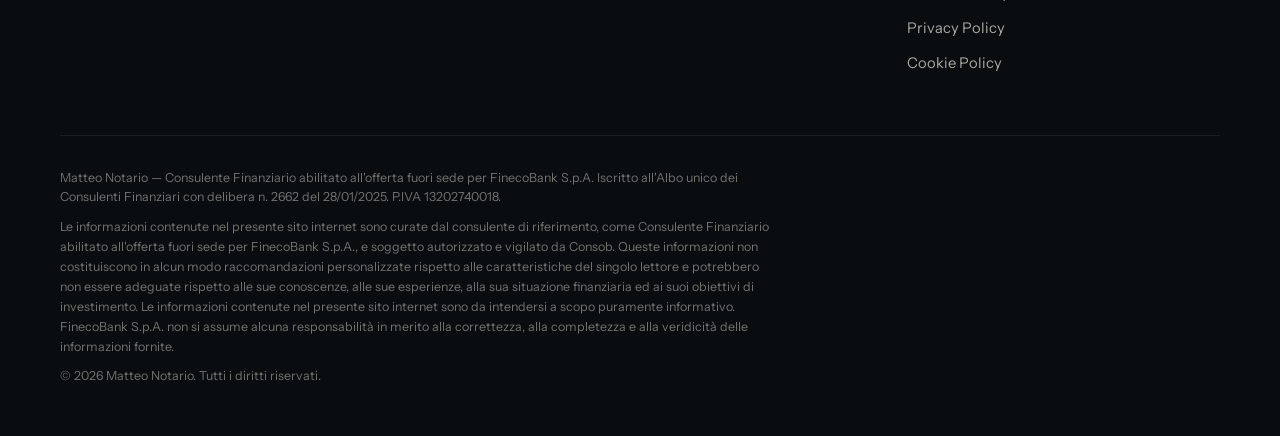
<file: per-le-imprese.html>
<!DOCTYPE html>
<html lang="it">
<head>
  <meta charset="UTF-8">
  <meta name="viewport" content="width=device-width, initial-scale=1.0">
  <title>Per le imprese — Pianificazione finanziaria, TFM e TFR | Matteo Notario</title>
  <meta name="description" content="Pianificazione finanziaria d'impresa e previdenza aziendale (TFM per amministratori, TFR per dipendenti): due leve strategiche, un unico interlocutore.">
  <meta name="author" content="Matteo Notario">
  <link rel="canonical" href="https://www.tuodominio.it/per-le-imprese.html">
  <meta name="theme-color" content="#0A0D10">
  <link rel="icon" type="image/png" sizes="32x32" href="img/favicon-32.png">
  <link rel="apple-touch-icon" href="img/apple-touch-icon.png">
  <link rel="preload" href="fonts/fraunces-normal.woff2" as="font" type="font/woff2" crossorigin>
  <link rel="preload" href="fonts/instrumentsans-normal.woff2" as="font" type="font/woff2" crossorigin>
  <meta property="og:type" content="website">
  <meta property="og:title" content="Per le imprese — Pianificazione finanziaria, TFM e TFR | Matteo Notario">
  <meta property="og:description" content="Pianificazione finanziaria d'impresa e previdenza aziendale (TFM per amministratori, TFR per dipendenti): due leve strategiche, un unico interlocutore.">
  <meta property="og:url" content="https://www.tuodominio.it/per-le-imprese.html">
  <meta property="og:image" content="https://www.tuodominio.it/img/og-cover.jpg">
  <meta property="og:locale" content="it_IT">
  <link rel="stylesheet" href="css/fonts.css">
  <link rel="stylesheet" href="css/style.css">
</head>
<body>
  <header class="nav" id="nav">
    <div class="nav__inner">
      <a href="index.html" class="nav__logo" aria-label="Matteo Notario — Home">
        <img src="img/logo-bianco.png" alt="Matteo Notario — Financial Advisor Fineco">
      </a>
      <nav class="nav__links" id="navLinks" aria-label="Navigazione principale">
        <a href="index.html">Home</a>
        <a href="chi-sono.html">Chi sono</a>
        <a href="metodo.html">Metodo</a>
        <a href="quando-intervengo.html">Quando intervengo</a>
        <a href="per-le-imprese.html">Per le imprese</a>
        <a href="articoli.html">Articoli</a>
        <a href="domande-frequenti.html">Domande frequenti</a>
      </nav>
      <a href="contatti.html" class="btn btn--nav">Contattami</a>
      <button class="nav__toggle" id="navToggle" aria-label="Apri menu" aria-expanded="false">
        <span></span><span></span>
      </button>
    </div>
  </header>

  <main>
    <section class="page-hero">
      <div class="container">
        <p class="page-hero__eyebrow reveal">Per le imprese</p>
        <h1 class="reveal d1">Tre leve strategiche,<br>un unico interlocutore.</h1>
        <p class="reveal d2">
          Aiuto imprenditori e PMI a trasformare liquidità, previdenza aziendale e formazione
          finanziaria in strumenti di crescita, tutela e continuità. Un unico interlocutore
          per collegare impresa, persone e patrimonio familiare.
        </p>
      </div>
    </section>

    <section class="pain section">
      <div class="container">
        <p class="section__eyebrow reveal">I nodi tipici</p>
        <h2 class="section__title reveal">Ti riconosci in almeno<br>uno di questi nodi?</h2>
        <div class="pain__grid">
          <article class="pain__card reveal">
            <span class="pain__num">01</span>
            <h3>La liquidità dorme sul conto</h3>
            <p>Cassa che resta ferma senza una strategia non è prudenza: è valore che non lavora, opportunità rimandate e decisioni lasciate in sospeso.</p>
          </article>
          <article class="pain__card reveal">
            <span class="pain__num">02</span>
            <h3>TFM e TFR trattati come adempimenti</h3>
            <p>Accantonamenti e previdenza aziendale possono diventare leve fiscali, patrimoniali e di continuità, non solo voci da gestire.</p>
          </article>
          <article class="pain__card reveal">
            <span class="pain__num">03</span>
            <h3>Impresa e patrimonio personale confusi</h3>
            <p>Quando azienda, famiglia e patrimonio si sovrappongono, ogni scelta pesa di più. Serve una regia che tenga insieme protezione, fiscalità e obiettivi.</p>
          </article>
          <article class="pain__card reveal">
            <span class="pain__num">04</span>
            <h3>Vendere o acquisire, ma da dove si parte?</h3>
            <p>Cessioni e acquisizioni aziendali: decisioni che capitano poche volte nella vita di un'impresa, ma affrontarle senza un orientamento e interlocutori qualificati significa negoziare al buio.</p>
          </article>
        </div>
      </div>
    </section>

    <section class="calc section" id="la-cassa-che-dorme">
      <div class="container">
        <p class="section__eyebrow reveal">Prova con i numeri della tua azienda</p>
        <h2 class="section__title reveal">La cassa che dorme <span class="title-accent">ha un costo.</span></h2>
        <p class="section__intro reveal">
          Confronta due scenari sulla liquidità eccedente il fabbisogno operativo:
          lasciarla ferma a subire l'inflazione, oppure darle un compito con un'ipotesi prudente di impiego.
        </p>
        <div class="calc__panel reveal">
          <div class="calc__controls">
            <div class="calc__control">
              <div class="calc__control-head">
                <label for="bizCapNum">Liquidità eccedente il fabbisogno</label>
                <span class="calc__value"><input type="number" id="bizCapNum" value="200000" min="0"><span class="calc__unit">€</span></span>
              </div>
              <input type="range" class="calc__range" id="bizCap" min="50000" max="5000000" step="10000" value="200000" aria-label="Liquidità eccedente il fabbisogno">
            </div>
            <div class="calc__control">
              <div class="calc__control-head">
                <label for="bizYearsNum">Orizzonte</label>
                <span class="calc__value"><input type="number" id="bizYearsNum" value="7" min="0"><span class="calc__unit">anni</span></span>
              </div>
              <input type="range" class="calc__range" id="bizYears" min="1" max="15" step="1" value="7" aria-label="Orizzonte">
            </div>
            <div class="calc__control">
              <div class="calc__control-head">
                <label for="bizInfNum">Inflazione media annua</label>
                <span class="calc__value"><input type="number" id="bizInfNum" value="2.5" min="0"><span class="calc__unit">%</span></span>
              </div>
              <input type="range" class="calc__range" id="bizInf" min="0" max="15" step="0.5" value="2.5" aria-label="Inflazione media annua">
            </div>
            <div class="calc__control">
              <div class="calc__control-head">
                <label for="bizRetNum">Ipotesi di impiego prudente</label>
                <span class="calc__value"><input type="number" id="bizRetNum" value="3" min="0"><span class="calc__unit">%</span></span>
              </div>
              <input type="range" class="calc__range" id="bizRet" min="0" max="5" step="0.5" value="3" aria-label="Ipotesi di impiego prudente">
            </div>
          </div>
          <div class="calc__results">
            <div>
              <div class="calc__bar-label"><span>Cifra nominale sul conto</span><strong id="bizNom">—</strong></div>
              <div class="calc__bar calc__bar--nominal"><span id="bizNomBar"></span></div>
            </div>
            <div>
              <div class="calc__bar-label"><span>Potere d'acquisto reale se resta ferma</span><strong id="bizStill">—</strong></div>
              <div class="calc__bar calc__bar--real"><span id="bizStillBar"></span></div>
            </div>
            <div>
              <div class="calc__bar-label"><span>Valore reale con impiego prudente</span><strong id="bizInvest">—</strong></div>
              <div class="calc__bar calc__bar--invest"><span id="bizInvestBar"></span></div>
            </div>
            <div class="calc__headline">
              <span class="calc__headline-label">Differenza tra i due scenari, in potere d'acquisto</span>
              <span class="calc__headline-value is-pos" id="bizDiff">+ 0 €</span>
            </div>
            <p class="calc__note">Simulazione a scopo puramente illustrativo ed educativo, al lordo di costi e fiscalità: non costituisce consulenza personalizzata, offerta o promessa di rendimento. Ogni impiego della liquidità aziendale va valutato rispetto a fabbisogni, vincoli di bilancio e profilo dell'impresa.</p>
          </div>
        </div>
        <div class="calc__cta reveal">
          <a href="contatti.html" class="btn btn--primary">Analizziamo la tua tesoreria</a>
        </div>
      </div>
    </section>

    <section class="statement" style="padding: 5.5rem 0;">
      <div class="container">
        <blockquote class="statement__quote reveal" style="max-width: 42ch; font-size: clamp(1.3rem, 2.5vw, 1.9rem);">
          Da questi nodi nasce il mio lavoro: trasformare liquidità, previdenza aziendale
          e decisioni straordinarie in <span class="statement__accent">una strategia leggibile</span>
          per l'impresa, l'imprenditore e il patrimonio familiare.
        </blockquote>
      </div>
    </section>

    <section class="section" style="padding-top: 0;">
      <div class="container">
        <div class="levers">
          <article class="lever reveal">
            <div class="lever__index">
              <span class="lever__kicker">Leva</span>
              <span class="lever__num">01</span>
            </div>
            <h3 class="lever__title">Pianificazione finanziaria d'impresa</h3>
            <div class="lever__body">
              <p>Dare alla liquidità un ruolo nel piano dell'impresa, con orizzonti e protezioni coerenti con flussi e obiettivi — dalla gestione ordinaria alle operazioni straordinarie.</p>
              <ul class="lever__items">
                <li><strong>Gestione della liquidità aziendale</strong></li>
                <li><strong>Separazione e protezione</strong> tra impresa e patrimonio personale</li>
                <li><strong>Continuità e passaggio generazionale</strong></li>
                <li><strong>Operazioni straordinarie</strong> — primo orientamento su cessioni e acquisizioni, con accesso a partner specializzati, fino alla gestione del capitale che ne deriva.</li>
              </ul>
            </div>
          </article>
          <article class="lever reveal">
            <div class="lever__index">
              <span class="lever__kicker">Leva</span>
              <span class="lever__num">02</span>
            </div>
            <h3 class="lever__title">Previdenza aziendale: TFM e TFR</h3>
            <div class="lever__body">
              <p>Trasformare un adempimento in una leva fiscale e finanziaria — per l'azienda e per le persone.</p>
              <ul class="lever__items">
                <li><strong>TFM per amministratori di PMI</strong></li>
                <li><strong>Gestione efficiente del TFR</strong> dei dipendenti</li>
                <li><strong>Welfare previdenziale</strong> che fidelizza</li>
              </ul>
            </div>
          </article>
          <article class="lever reveal">
            <div class="lever__index">
              <span class="lever__kicker">Leva</span>
              <span class="lever__num">03</span>
            </div>
            <h3 class="lever__title">Formazione in azienda</h3>
            <div class="lever__body">
              <p>Educazione finanziaria e previdenziale su misura: momenti di formazione, non di vendita.</p>
              <ul class="lever__items">
                <li><strong>Sessioni per i dipendenti</strong> — risparmio, investimenti, TFR</li>
                <li><strong>Workshop per amministratori</strong> — TFM e remunerazione</li>
                <li><strong>In presenza o da remoto</strong>, singole sessioni o percorsi</li>
              </ul>
            </div>
          </article>
        </div>

        <p class="levers__note reveal">Per le imprese, il costo della consulenza a parcella è deducibile come costo aziendale: possiamo valutarne assieme gli eventuali impatti.</p>
      </div>
    </section>

    <section class="cta-band">
      <div class="container">
        <h2 class="reveal">Parliamone per la tua azienda.</h2>
        <p class="reveal">Un primo confronto per capire dove la finanza e la previdenza aziendale possono creare valore — per l'impresa e per le persone.</p>
        <a href="contatti.html" class="btn btn--primary reveal">Prenota una conversazione</a>
      </div>
    </section>

  </main>
  <footer class="footer">
    <div class="container footer__inner">
      <div class="footer__brand">
        <img src="img/logo-bianco.png" alt="Matteo Notario — Financial Advisor Fineco">
        <p>Consulenza patrimoniale con metodo strategico,<br>per persone e imprese nei momenti che contano.</p>
      </div>
      <div class="footer__col">
        <h4>Contatti</h4>
        <a href="mailto:matteo.notario@pfafineco.it"><svg viewBox="0 0 24 24" aria-hidden="true"><path d="M20 4H4a2 2 0 0 0-2 2v12a2 2 0 0 0 2 2h16a2 2 0 0 0 2-2V6a2 2 0 0 0-2-2zm0 4.24-8 5-8-5V6.1l8 5 8-5v2.14z"/></svg>matteo.notario@pfafineco.it</a>
        <a href="tel:+393298776611"><svg viewBox="0 0 24 24" aria-hidden="true"><path d="M6.62 10.79a15.05 15.05 0 0 0 6.59 6.59l2.2-2.2a1 1 0 0 1 1.02-.24c1.12.37 2.33.57 3.57.57a1 1 0 0 1 1 1V20a1 1 0 0 1-1 1C10.61 21 3 13.39 3 4a1 1 0 0 1 1-1h3.5a1 1 0 0 1 1 1c0 1.24.2 2.45.57 3.57a1 1 0 0 1-.25 1.02l-2.2 2.2z"/></svg>+39 329 877 6611</a>
        <a href="https://www.linkedin.com/in/matteo-notario-691424167/" target="_blank" rel="noopener"><svg viewBox="0 0 24 24" aria-hidden="true"><path d="M4.98 3.5C4.98 4.88 3.87 6 2.5 6S0 4.88 0 3.5 1.12 1 2.5 1s2.48 1.12 2.48 2.5zM.5 8h4V24h-4V8zm7.5 0h3.8v2.2h.05c.53-1 1.83-2.2 3.77-2.2 4.03 0 4.78 2.65 4.78 6.1V24h-4v-8.5c0-2-.04-4.6-2.8-4.6-2.8 0-3.23 2.2-3.23 4.45V24H8V8z"/></svg>LinkedIn</a>
      </div>
      <div class="footer__col">
        <h4>Esplora</h4>
        <a href="metodo.html">Il metodo</a>
        <a href="quando-intervengo.html">Quando intervengo</a>
        <a href="articoli.html">Articoli</a>
        <a href="domande-frequenti.html">Domande frequenti</a>
        <a href="privacy.html">Privacy Policy</a>
        <a href="cookie-policy.html">Cookie Policy</a>
      </div>
    </div>
    <div class="container footer__legal">
      <p>Matteo Notario — Consulente Finanziario abilitato all'offerta fuori sede per FinecoBank S.p.A. Iscritto all'Albo unico dei Consulenti Finanziari con delibera n. 2662 del 28/01/2025. P.IVA 13202740018.</p>
      <p>Le informazioni contenute nel presente sito internet sono curate dal consulente di riferimento, come Consulente Finanziario abilitato all'offerta fuori sede per FinecoBank S.p.A., e soggetto autorizzato e vigilato da Consob. Queste informazioni non costituiscono in alcun modo raccomandazioni personalizzate rispetto alle caratteristiche del singolo lettore e potrebbero non essere adeguate rispetto alle sue conoscenze, alle sue esperienze, alla sua situazione finanziaria ed ai suoi obiettivi di investimento. Le informazioni contenute nel presente sito internet sono da intendersi a scopo puramente informativo. FinecoBank S.p.A. non si assume alcuna responsabilità in merito alla correttezza, alla completezza e alla veridicità delle informazioni fornite.</p>
      <p>© <span id="year"></span> Matteo Notario. Tutti i diritti riservati.</p>
    </div>
  </footer>

  <script src="js/main.js"></script>
</body>
</html>
</file>
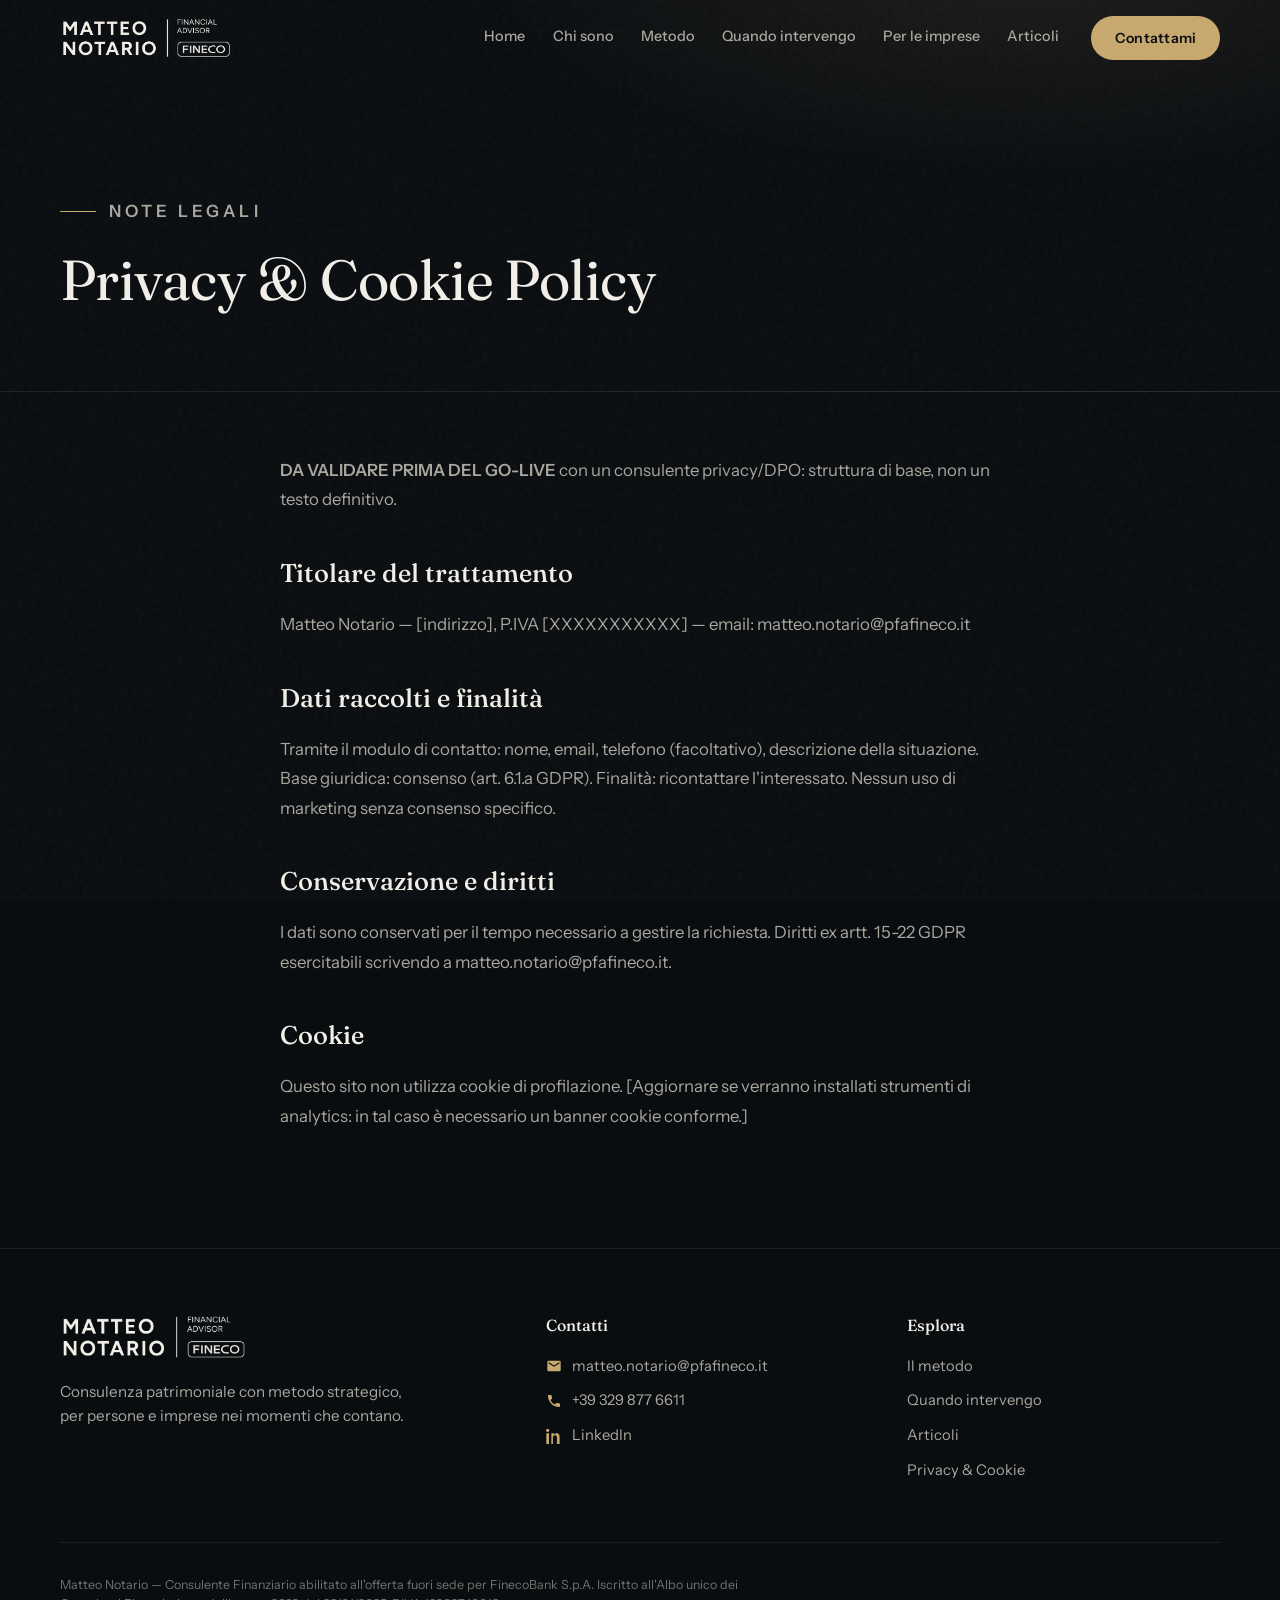
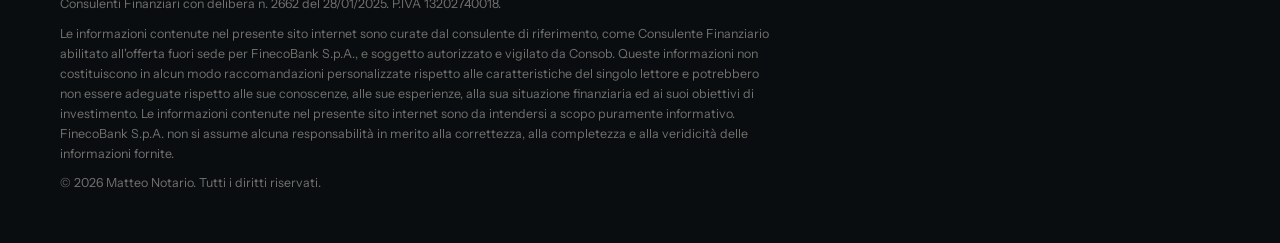
<file: privacy.html>
<!DOCTYPE html>
<html lang="it">
<head>
  <meta charset="UTF-8">
  <meta name="viewport" content="width=device-width, initial-scale=1.0">
  <title>Privacy Policy — Matteo Notario</title>
  <meta name="description" content="Informativa sul trattamento dei dati personali.">
  <meta name="author" content="Matteo Notario">
  <link rel="canonical" href="https://www.tuodominio.it/privacy.html">
  <meta property="og:type" content="website">
  <meta property="og:title" content="Privacy Policy — Matteo Notario">
  <meta property="og:description" content="Informativa sul trattamento dei dati personali.">
  <meta property="og:url" content="https://www.tuodominio.it/privacy.html">
  <meta property="og:image" content="https://www.tuodominio.it/img/og-cover.jpg">
  <meta property="og:locale" content="it_IT">
  <link rel="stylesheet" href="css/fonts.css">
  <link rel="stylesheet" href="css/style.css">
</head>
<body>
  <header class="nav" id="nav">
    <div class="nav__inner">
      <a href="index.html" class="nav__logo" aria-label="Matteo Notario — Home">
        <img src="img/logo-bianco.png" alt="Matteo Notario — Financial Advisor Fineco">
      </a>
      <nav class="nav__links" id="navLinks" aria-label="Navigazione principale">
        <a href="index.html">Home</a>
        <a href="chi-sono.html">Chi sono</a>
        <a href="metodo.html">Metodo</a>
        <a href="quando-intervengo.html">Quando intervengo</a>
        <a href="per-le-imprese.html">Per le imprese</a>
        <a href="articoli.html">Articoli</a>
      </nav>
      <a href="contatti.html" class="btn btn--nav">Contattami</a>
      <button class="nav__toggle" id="navToggle" aria-label="Apri menu" aria-expanded="false">
        <span></span><span></span>
      </button>
    </div>
  </header>

  <main>
    <section class="page-hero">
      <div class="container">
        <p class="page-hero__eyebrow reveal">Note legali</p>
        <h1 class="reveal d1">Privacy &amp; Cookie Policy</h1>
      </div>
    </section>
    <section class="container article-body">
      <p><strong>DA VALIDARE PRIMA DEL GO-LIVE</strong> con un consulente privacy/DPO: struttura di base, non un testo definitivo.</p>
      <h2>Titolare del trattamento</h2>
      <p>Matteo Notario — [indirizzo], P.IVA [XXXXXXXXXXX] — email: matteo.notario@pfafineco.it</p>
      <h2>Dati raccolti e finalità</h2>
      <p>Tramite il modulo di contatto: nome, email, telefono (facoltativo), descrizione della situazione. Base giuridica: consenso (art. 6.1.a GDPR). Finalità: ricontattare l'interessato. Nessun uso di marketing senza consenso specifico.</p>
      <h2>Conservazione e diritti</h2>
      <p>I dati sono conservati per il tempo necessario a gestire la richiesta. Diritti ex artt. 15-22 GDPR esercitabili scrivendo a matteo.notario@pfafineco.it.</p>
      <h2 id="cookie">Cookie</h2>
      <p>Questo sito non utilizza cookie di profilazione. [Aggiornare se verranno installati strumenti di analytics: in tal caso è necessario un banner cookie conforme.]</p>
    </section>
  </main>
  <footer class="footer">
    <div class="container footer__inner">
      <div class="footer__brand">
        <img src="img/logo-bianco.png" alt="Matteo Notario — Financial Advisor Fineco">
        <p>Consulenza patrimoniale con metodo strategico,<br>per persone e imprese nei momenti che contano.</p>
      </div>
      <div class="footer__col">
        <h4>Contatti</h4>
        <a href="mailto:matteo.notario@pfafineco.it"><svg viewBox="0 0 24 24" aria-hidden="true"><path d="M20 4H4a2 2 0 0 0-2 2v12a2 2 0 0 0 2 2h16a2 2 0 0 0 2-2V6a2 2 0 0 0-2-2zm0 4.24-8 5-8-5V6.1l8 5 8-5v2.14z"/></svg>matteo.notario@pfafineco.it</a>
        <a href="tel:+393298776611"><svg viewBox="0 0 24 24" aria-hidden="true"><path d="M6.62 10.79a15.05 15.05 0 0 0 6.59 6.59l2.2-2.2a1 1 0 0 1 1.02-.24c1.12.37 2.33.57 3.57.57a1 1 0 0 1 1 1V20a1 1 0 0 1-1 1C10.61 21 3 13.39 3 4a1 1 0 0 1 1-1h3.5a1 1 0 0 1 1 1c0 1.24.2 2.45.57 3.57a1 1 0 0 1-.25 1.02l-2.2 2.2z"/></svg>+39 329 877 6611</a>
        <a href="https://www.linkedin.com/in/matteo-notario-691424167/" target="_blank" rel="noopener"><svg viewBox="0 0 24 24" aria-hidden="true"><path d="M4.98 3.5C4.98 4.88 3.87 6 2.5 6S0 4.88 0 3.5 1.12 1 2.5 1s2.48 1.12 2.48 2.5zM.5 8h4V24h-4V8zm7.5 0h3.8v2.2h.05c.53-1 1.83-2.2 3.77-2.2 4.03 0 4.78 2.65 4.78 6.1V24h-4v-8.5c0-2-.04-4.6-2.8-4.6-2.8 0-3.23 2.2-3.23 4.45V24H8V8z"/></svg>LinkedIn</a>
      </div>
      <div class="footer__col">
        <h4>Esplora</h4>
        <a href="metodo.html">Il metodo</a>
        <a href="quando-intervengo.html">Quando intervengo</a>
        <a href="articoli.html">Articoli</a>
        <a href="privacy.html">Privacy &amp; Cookie</a>
      </div>
    </div>
    <div class="container footer__legal">
      <p>Matteo Notario — Consulente Finanziario abilitato all'offerta fuori sede per FinecoBank S.p.A. Iscritto all'Albo unico dei Consulenti Finanziari con delibera n. 2662 del 28/01/2025. P.IVA 13202740018.</p>
      <p>Le informazioni contenute nel presente sito internet sono curate dal consulente di riferimento, come Consulente Finanziario abilitato all'offerta fuori sede per FinecoBank S.p.A., e soggetto autorizzato e vigilato da Consob. Queste informazioni non costituiscono in alcun modo raccomandazioni personalizzate rispetto alle caratteristiche del singolo lettore e potrebbero non essere adeguate rispetto alle sue conoscenze, alle sue esperienze, alla sua situazione finanziaria ed ai suoi obiettivi di investimento. Le informazioni contenute nel presente sito internet sono da intendersi a scopo puramente informativo. FinecoBank S.p.A. non si assume alcuna responsabilità in merito alla correttezza, alla completezza e alla veridicità delle informazioni fornite.</p>
      <p>© <span id="year"></span> Matteo Notario. Tutti i diritti riservati.</p>
    </div>
  </footer>

  <script src="js/main.js"></script>
</body>
</html>
</file>
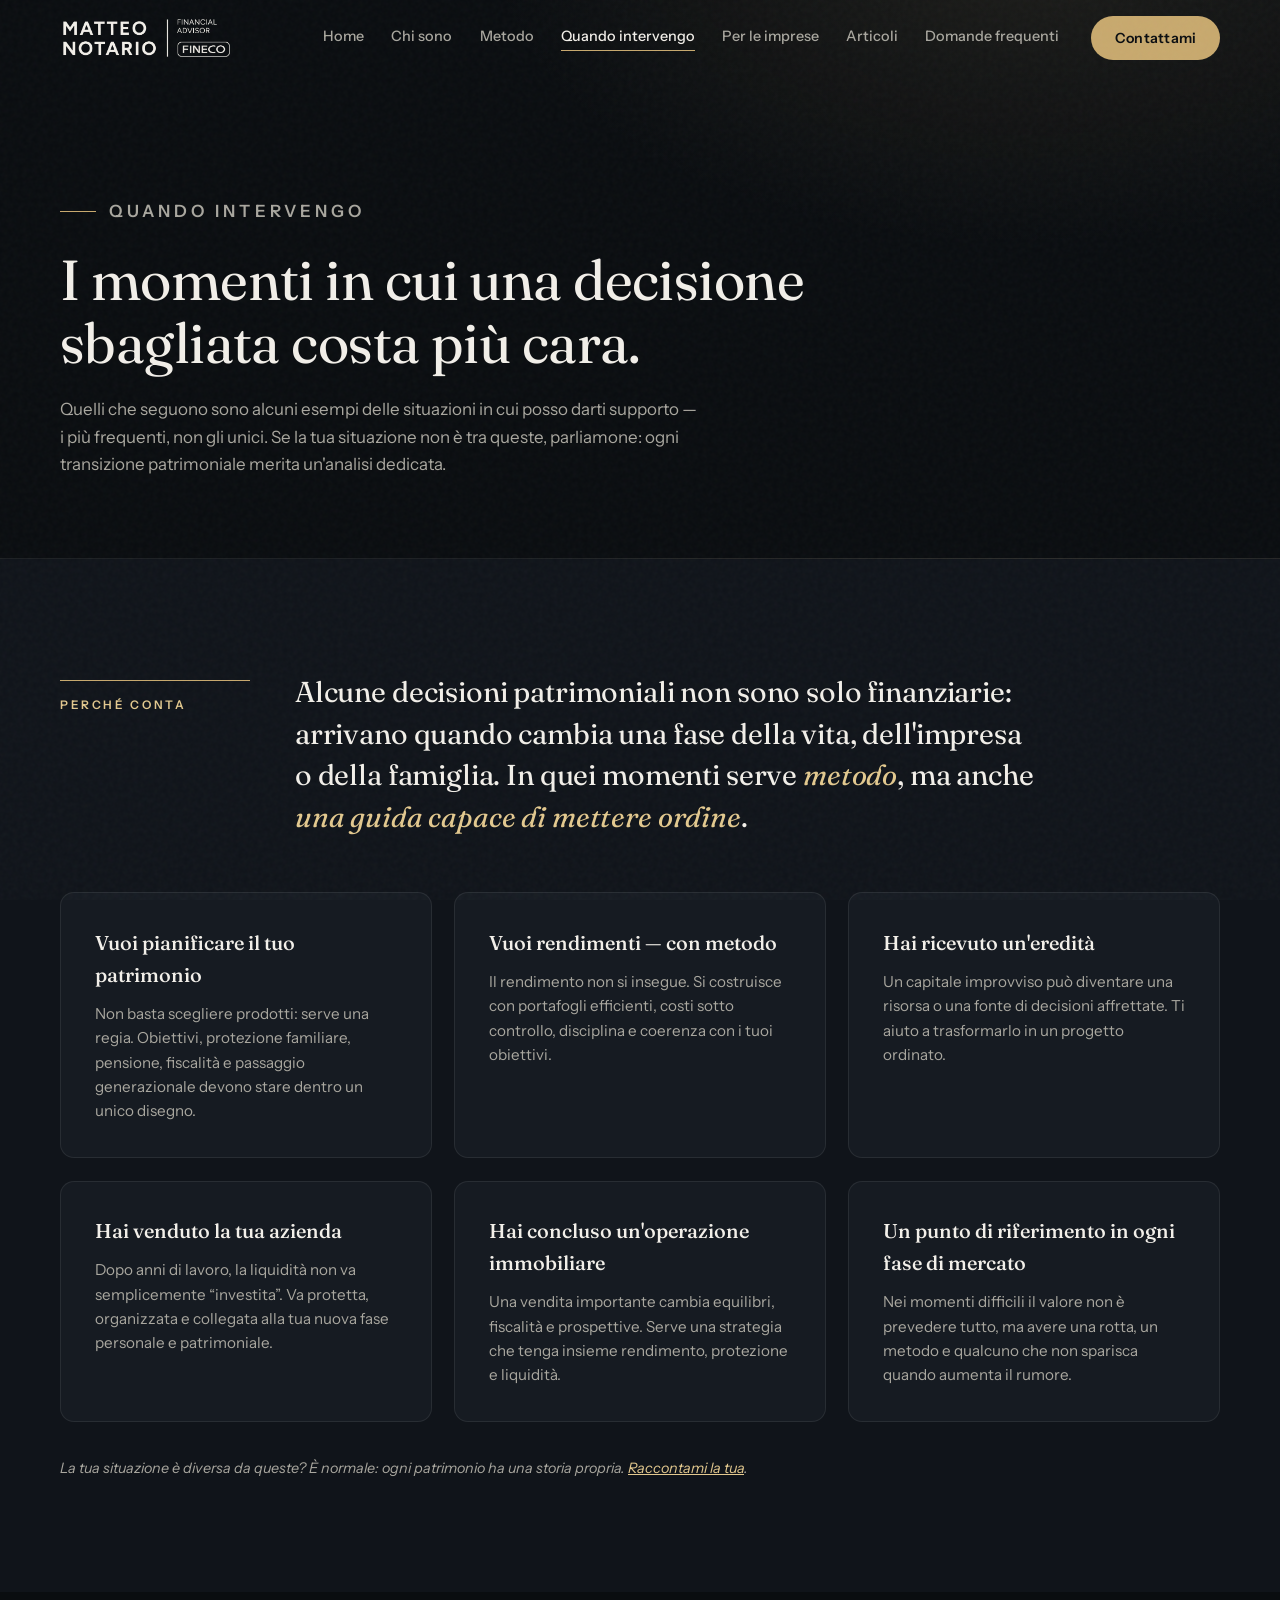
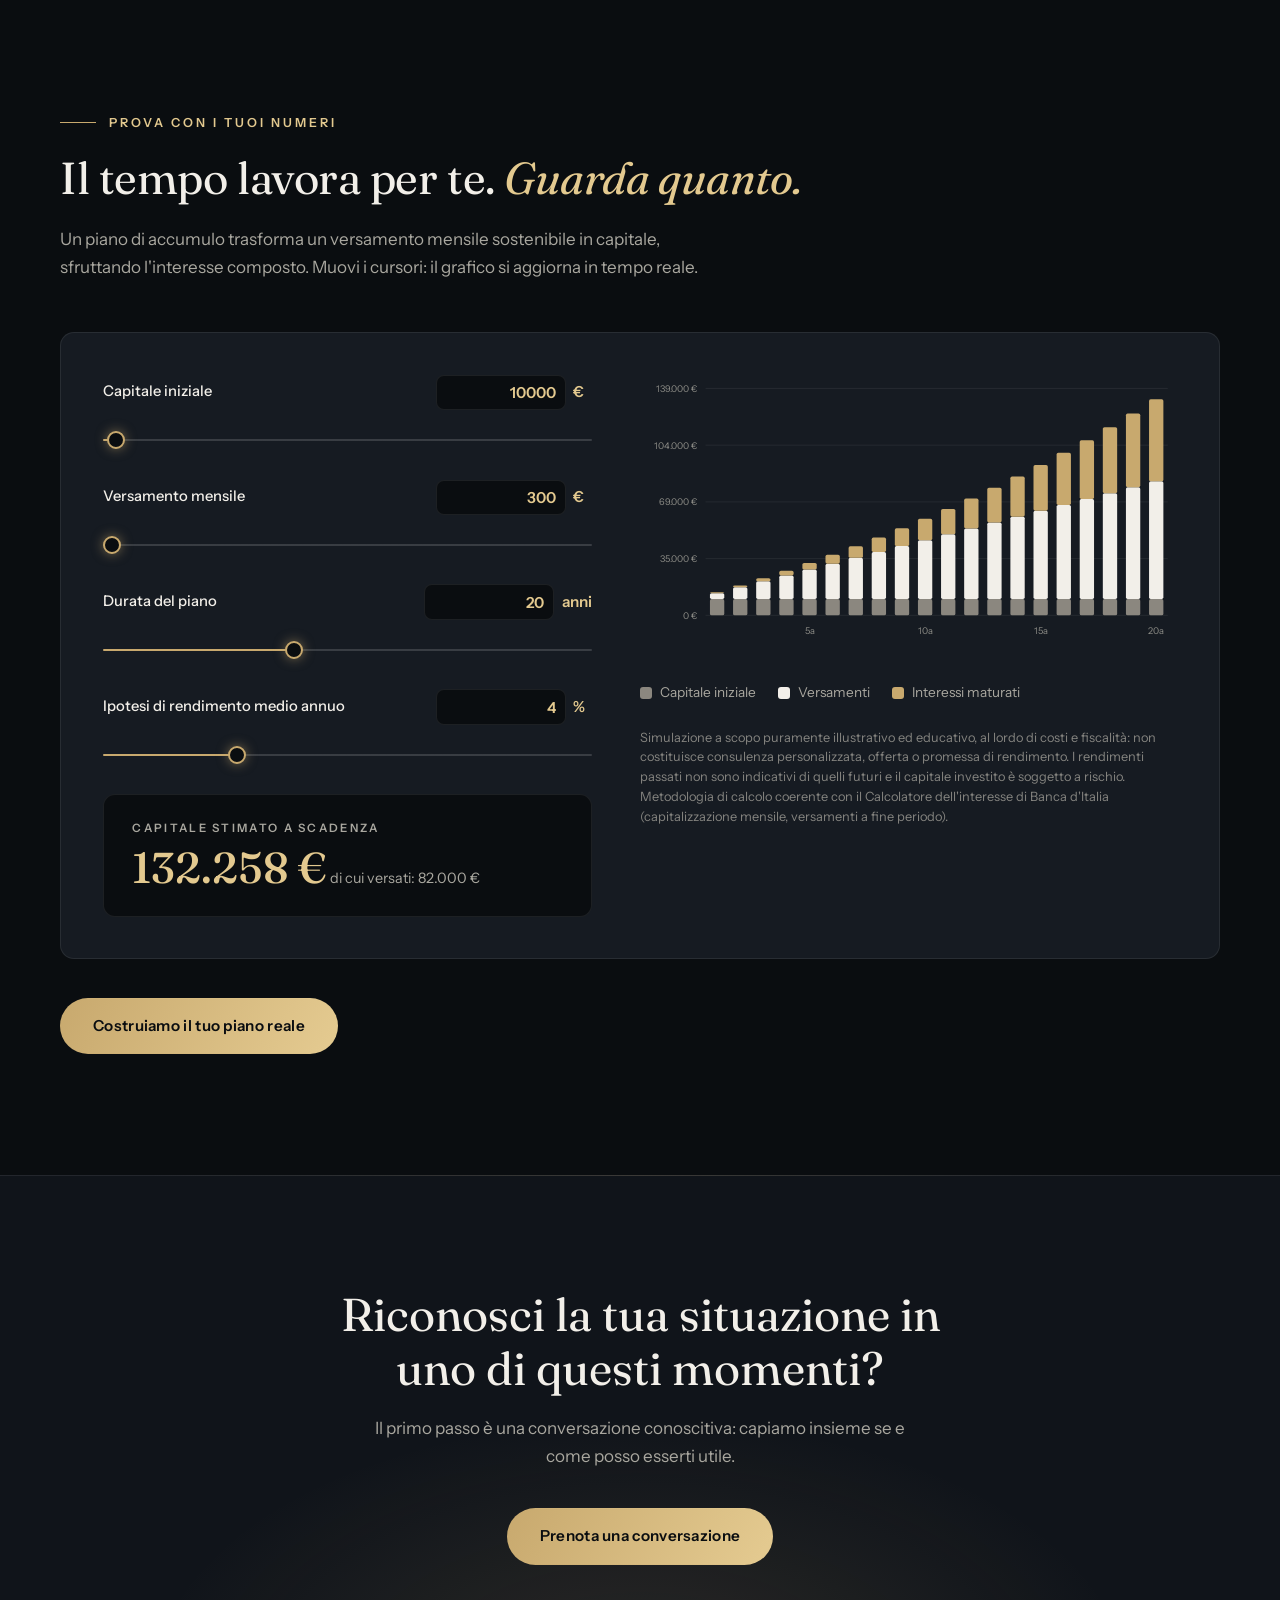
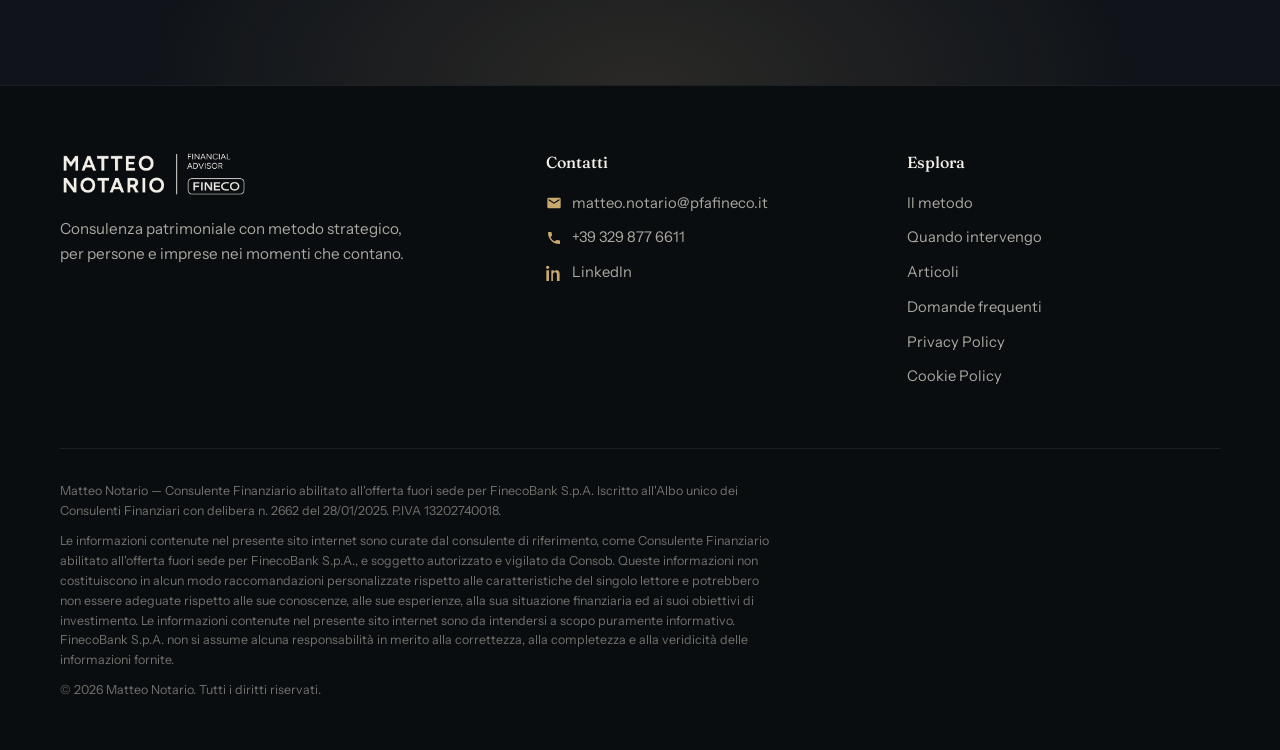
<file: quando-intervengo.html>
<!DOCTYPE html>
<html lang="it">
<head>
  <meta charset="UTF-8">
  <meta name="viewport" content="width=device-width, initial-scale=1.0">
  <title>Quando intervengo — Matteo Notario, Consulenza Patrimoniale</title>
  <meta name="description" content="Eredità, vendita d'azienda, operazioni immobiliari, pianificazione patrimoniale: i momenti di transizione economica in cui una decisione sbagliata costa più cara.">
  <meta name="author" content="Matteo Notario">
  <link rel="canonical" href="https://www.tuodominio.it/quando-intervengo.html">
  <meta name="theme-color" content="#0A0D10">
  <link rel="icon" type="image/png" sizes="32x32" href="img/favicon-32.png">
  <link rel="apple-touch-icon" href="img/apple-touch-icon.png">
  <link rel="preload" href="fonts/fraunces-normal.woff2" as="font" type="font/woff2" crossorigin>
  <link rel="preload" href="fonts/instrumentsans-normal.woff2" as="font" type="font/woff2" crossorigin>
  <meta property="og:type" content="website">
  <meta property="og:title" content="Quando intervengo — Matteo Notario, Consulenza Patrimoniale">
  <meta property="og:description" content="Eredità, vendita d'azienda, operazioni immobiliari, pianificazione patrimoniale: i momenti di transizione economica in cui una decisione sbagliata costa più cara.">
  <meta property="og:url" content="https://www.tuodominio.it/quando-intervengo.html">
  <meta property="og:image" content="https://www.tuodominio.it/img/og-cover.jpg">
  <meta property="og:locale" content="it_IT">
  <link rel="stylesheet" href="css/fonts.css">
  <link rel="stylesheet" href="css/style.css">
</head>
<body>
  <header class="nav" id="nav">
    <div class="nav__inner">
      <a href="index.html" class="nav__logo" aria-label="Matteo Notario — Home">
        <img src="img/logo-bianco.png" alt="Matteo Notario — Financial Advisor Fineco">
      </a>
      <nav class="nav__links" id="navLinks" aria-label="Navigazione principale">
        <a href="index.html">Home</a>
        <a href="chi-sono.html">Chi sono</a>
        <a href="metodo.html">Metodo</a>
        <a href="quando-intervengo.html">Quando intervengo</a>
        <a href="per-le-imprese.html">Per le imprese</a>
        <a href="articoli.html">Articoli</a>
        <a href="domande-frequenti.html">Domande frequenti</a>
      </nav>
      <a href="contatti.html" class="btn btn--nav">Contattami</a>
      <button class="nav__toggle" id="navToggle" aria-label="Apri menu" aria-expanded="false">
        <span></span><span></span>
      </button>
    </div>
  </header>

  <main>
    <section class="page-hero">
      <div class="container">
        <p class="page-hero__eyebrow reveal">Quando intervengo</p>
        <h1 class="reveal d1">I momenti in cui una decisione<br>sbagliata costa più cara.</h1>
        <p class="reveal d2">
          Quelli che seguono sono alcuni esempi delle situazioni in cui posso darti supporto —
          i più frequenti, non gli unici. Se la tua situazione non è tra queste,
          parliamone: ogni transizione patrimoniale merita un'analisi dedicata.
        </p>
      </div>
    </section>

    <section class="cases section">
      <div class="container">
        <div class="keyline reveal">
          <span class="keyline__label">Perché conta</span>
          <p>Alcune decisioni patrimoniali non sono solo finanziarie: arrivano quando cambia una fase della vita, dell'impresa o della famiglia. In quei momenti serve <span class="accent">metodo</span>, ma anche <span class="accent">una guida capace di mettere ordine</span>.</p>
        </div>
        <div class="cases__grid">
          <article class="cases__card reveal">
            <h3>Vuoi pianificare il tuo patrimonio</h3>
            <p>Non basta scegliere prodotti: serve una regia. Obiettivi, protezione familiare, pensione, fiscalità e passaggio generazionale devono stare dentro un unico disegno.</p>
          </article>
          <article class="cases__card reveal">
            <h3>Vuoi rendimenti — con metodo</h3>
            <p>Il rendimento non si insegue. Si costruisce con portafogli efficienti, costi sotto controllo, disciplina e coerenza con i tuoi obiettivi.</p>
          </article>
          <article class="cases__card reveal">
            <h3>Hai ricevuto un'eredità</h3>
            <p>Un capitale improvviso può diventare una risorsa o una fonte di decisioni affrettate. Ti aiuto a trasformarlo in un progetto ordinato.</p>
          </article>
          <article class="cases__card reveal">
            <h3>Hai venduto la tua azienda</h3>
            <p>Dopo anni di lavoro, la liquidità non va semplicemente “investita”. Va protetta, organizzata e collegata alla tua nuova fase personale e patrimoniale.</p>
          </article>
          <article class="cases__card reveal">
            <h3>Hai concluso un'operazione immobiliare</h3>
            <p>Una vendita importante cambia equilibri, fiscalità e prospettive. Serve una strategia che tenga insieme rendimento, protezione e liquidità.</p>
          </article>
          <article class="cases__card reveal">
            <h3>Un punto di riferimento in ogni fase di mercato</h3>
            <p>Nei momenti difficili il valore non è prevedere tutto, ma avere una rotta, un metodo e qualcuno che non sparisca quando aumenta il rumore.</p>
          </article>
        </div>
        <p class="section__note reveal">
          La tua situazione è diversa da queste? È normale: ogni patrimonio ha una storia propria.
          <a href="contatti.html" style="color: var(--brass-hi);">Raccontami la tua</a>.
        </p>
      </div>
    </section>

    <section class="calc section" id="il-tempo-lavora-per-te">
      <div class="container">
        <p class="section__eyebrow reveal">Prova con i tuoi numeri</p>
        <h2 class="section__title reveal">Il tempo lavora per te. <span class="title-accent">Guarda quanto.</span></h2>
        <p class="section__intro reveal">
          Un piano di accumulo trasforma un versamento mensile sostenibile in capitale,
          sfruttando l'interesse composto. Muovi i cursori: il grafico si aggiorna in tempo reale.
        </p>
        <div class="calc__panel reveal">
          <div class="calc__controls">
            <div class="calc__control">
              <div class="calc__control-head">
                <label for="pacInitNum">Capitale iniziale</label>
                <span class="calc__value"><input type="number" id="pacInitNum" value="10000" min="0"><span class="calc__unit">€</span></span>
              </div>
              <input type="range" class="calc__range" id="pacInit" min="0" max="1000000" step="1000" value="10000" aria-label="Capitale iniziale">
            </div>
            <div class="calc__control">
              <div class="calc__control-head">
                <label for="pacMonthlyNum">Versamento mensile</label>
                <span class="calc__value"><input type="number" id="pacMonthlyNum" value="300" min="0"><span class="calc__unit">€</span></span>
              </div>
              <input type="range" class="calc__range" id="pacMonthly" min="50" max="250000" step="50" value="300" aria-label="Versamento mensile">
            </div>
            <div class="calc__control">
              <div class="calc__control-head">
                <label for="pacYearsNum">Durata del piano</label>
                <span class="calc__value"><input type="number" id="pacYearsNum" value="20" min="0"><span class="calc__unit">anni</span></span>
              </div>
              <input type="range" class="calc__range" id="pacYears" min="1" max="50" step="1" value="20" aria-label="Durata del piano">
            </div>
            <div class="calc__control">
              <div class="calc__control-head">
                <label for="pacRateNum">Ipotesi di rendimento medio annuo</label>
                <span class="calc__value"><input type="number" id="pacRateNum" value="4" min="0"><span class="calc__unit">%</span></span>
              </div>
              <input type="range" class="calc__range" id="pacRate" min="0" max="15" step="0.5" value="4" aria-label="Ipotesi di rendimento medio annuo">
            </div>
            <div class="calc__headline">
              <span class="calc__headline-label">Capitale stimato a scadenza</span>
              <span class="calc__headline-value is-pos" id="pacFinal">0 €</span>
              <span class="calc__headline-sub" id="pacPaid">di cui versati: 0 €</span>
            </div>
          </div>
          <div class="calc__results">
            <div class="calc__chart" id="pacChart" aria-live="polite"></div>
            <div class="calc__legend">
              <span><i style="background:#8B877F"></i> Capitale iniziale</span>
              <span><i style="background:#F2EFE9"></i> Versamenti</span>
              <span><i style="background:#C8A96E"></i> Interessi maturati</span>
            </div>
            <p class="calc__note">Simulazione a scopo puramente illustrativo ed educativo, al lordo di costi e fiscalità: non costituisce consulenza personalizzata, offerta o promessa di rendimento. I rendimenti passati non sono indicativi di quelli futuri e il capitale investito è soggetto a rischio. Metodologia di calcolo coerente con il Calcolatore dell'interesse di Banca d'Italia (capitalizzazione mensile, versamenti a fine periodo).</p>
          </div>
        </div>
        <div class="calc__cta reveal">
          <a href="contatti.html" class="btn btn--primary">Costruiamo il tuo piano reale</a>
        </div>
      </div>
    </section>

    <section class="cta-band">
      <div class="container">
        <h2 class="reveal">Riconosci la tua situazione in uno di questi momenti?</h2>
        <p class="reveal">Il primo passo è una conversazione conoscitiva: capiamo insieme se e come posso esserti utile.</p>
        <a href="contatti.html" class="btn btn--primary reveal">Prenota una conversazione</a>
      </div>
    </section>

  </main>
  <footer class="footer">
    <div class="container footer__inner">
      <div class="footer__brand">
        <img src="img/logo-bianco.png" alt="Matteo Notario — Financial Advisor Fineco">
        <p>Consulenza patrimoniale con metodo strategico,<br>per persone e imprese nei momenti che contano.</p>
      </div>
      <div class="footer__col">
        <h4>Contatti</h4>
        <a href="mailto:matteo.notario@pfafineco.it"><svg viewBox="0 0 24 24" aria-hidden="true"><path d="M20 4H4a2 2 0 0 0-2 2v12a2 2 0 0 0 2 2h16a2 2 0 0 0 2-2V6a2 2 0 0 0-2-2zm0 4.24-8 5-8-5V6.1l8 5 8-5v2.14z"/></svg>matteo.notario@pfafineco.it</a>
        <a href="tel:+393298776611"><svg viewBox="0 0 24 24" aria-hidden="true"><path d="M6.62 10.79a15.05 15.05 0 0 0 6.59 6.59l2.2-2.2a1 1 0 0 1 1.02-.24c1.12.37 2.33.57 3.57.57a1 1 0 0 1 1 1V20a1 1 0 0 1-1 1C10.61 21 3 13.39 3 4a1 1 0 0 1 1-1h3.5a1 1 0 0 1 1 1c0 1.24.2 2.45.57 3.57a1 1 0 0 1-.25 1.02l-2.2 2.2z"/></svg>+39 329 877 6611</a>
        <a href="https://www.linkedin.com/in/matteo-notario-691424167/" target="_blank" rel="noopener"><svg viewBox="0 0 24 24" aria-hidden="true"><path d="M4.98 3.5C4.98 4.88 3.87 6 2.5 6S0 4.88 0 3.5 1.12 1 2.5 1s2.48 1.12 2.48 2.5zM.5 8h4V24h-4V8zm7.5 0h3.8v2.2h.05c.53-1 1.83-2.2 3.77-2.2 4.03 0 4.78 2.65 4.78 6.1V24h-4v-8.5c0-2-.04-4.6-2.8-4.6-2.8 0-3.23 2.2-3.23 4.45V24H8V8z"/></svg>LinkedIn</a>
      </div>
      <div class="footer__col">
        <h4>Esplora</h4>
        <a href="metodo.html">Il metodo</a>
        <a href="quando-intervengo.html">Quando intervengo</a>
        <a href="articoli.html">Articoli</a>
        <a href="domande-frequenti.html">Domande frequenti</a>
        <a href="privacy.html">Privacy Policy</a>
        <a href="cookie-policy.html">Cookie Policy</a>
      </div>
    </div>
    <div class="container footer__legal">
      <p>Matteo Notario — Consulente Finanziario abilitato all'offerta fuori sede per FinecoBank S.p.A. Iscritto all'Albo unico dei Consulenti Finanziari con delibera n. 2662 del 28/01/2025. P.IVA 13202740018.</p>
      <p>Le informazioni contenute nel presente sito internet sono curate dal consulente di riferimento, come Consulente Finanziario abilitato all'offerta fuori sede per FinecoBank S.p.A., e soggetto autorizzato e vigilato da Consob. Queste informazioni non costituiscono in alcun modo raccomandazioni personalizzate rispetto alle caratteristiche del singolo lettore e potrebbero non essere adeguate rispetto alle sue conoscenze, alle sue esperienze, alla sua situazione finanziaria ed ai suoi obiettivi di investimento. Le informazioni contenute nel presente sito internet sono da intendersi a scopo puramente informativo. FinecoBank S.p.A. non si assume alcuna responsabilità in merito alla correttezza, alla completezza e alla veridicità delle informazioni fornite.</p>
      <p>© <span id="year"></span> Matteo Notario. Tutti i diritti riservati.</p>
    </div>
  </footer>

  <script src="js/main.js"></script>
</body>
</html>
</file>
<file: css/fonts.css>
/* Font self-hosted (GDPR-friendly: nessuna richiesta a server terzi) */
@font-face {
  font-family: 'Fraunces';
  font-style: italic;
  font-weight: 300 600;
  font-display: swap;
  src: url('../fonts/fraunces-italic.woff2') format('woff2');
}
@font-face {
  font-family: 'Fraunces';
  font-style: normal;
  font-weight: 300 600;
  font-display: swap;
  src: url('../fonts/fraunces-normal.woff2') format('woff2');
}
@font-face {
  font-family: 'Instrument Sans';
  font-style: italic;
  font-weight: 400 600;
  font-display: swap;
  src: url('../fonts/instrumentsans-italic.woff2') format('woff2');
}
@font-face {
  font-family: 'Instrument Sans';
  font-style: normal;
  font-weight: 400 600;
  font-display: swap;
  src: url('../fonts/instrumentsans-normal.woff2') format('woff2');
}
</file>
<file: css/style.css>
/* ==========================================================================
   MATTEO NOTARIO — Consulenza Patrimoniale Strategica
   style.css — palette e font centralizzati in :root
   ========================================================================== */

:root {
  --ink:        #0A0D10;
  --ink-2:      #10141A;
  --ink-3:      #161B22;
  --line:       rgba(255, 255, 255, 0.08);
  --ivory:      #F2EFE9;
  --ivory-dim:  #A9A79F;
  --brass:      #C8A96E;
  --brass-hi:   #E3C98F;
  --brass-soft: rgba(200, 169, 110, 0.13);

  --font-display: "Fraunces", Georgia, serif;
  --font-body: "Instrument Sans", -apple-system, sans-serif;

  --container: 1160px;
  --radius: 14px;
  --ease: cubic-bezier(0.22, 1, 0.36, 1);
}

*, *::before, *::after { box-sizing: border-box; margin: 0; padding: 0; }
html { scroll-behavior: smooth; }
body {
  font-family: var(--font-body);
  background: var(--ink);
  color: var(--ivory);
  line-height: 1.6;
  font-size: 17px;
  -webkit-font-smoothing: antialiased;
  overflow-x: hidden;
}
img { max-width: 100%; display: block; }
a { color: inherit; }
::selection { background: var(--brass); color: var(--ink); }

.container { width: min(var(--container), 92%); margin-inline: auto; }

/* ---------- Grana fotografica (texture luxury su tutto il sito) ---------- */
body::after {
  content: "";
  position: fixed;
  inset: 0;
  z-index: 9999;
  pointer-events: none;
  opacity: 0.035;
  background-image: url("data:image/svg+xml,%3Csvg viewBox='0 0 200 200' xmlns='http://www.w3.org/2000/svg'%3E%3Cfilter id='n'%3E%3CfeTurbulence type='fractalNoise' baseFrequency='0.9' numOctaves='2'/%3E%3C/filter%3E%3Crect width='100%25' height='100%25' filter='url(%23n)'/%3E%3C/svg%3E");
}

/* ---------- Reveal on scroll ---------- */
.reveal {
  opacity: 0;
  transform: translateY(30px);
  transition: opacity 1s var(--ease), transform 1s var(--ease);
}
.reveal.is-visible { opacity: 1; transform: none; }
.d1 { transition-delay: 0.08s; } .d2 { transition-delay: 0.18s; }
.d3 { transition-delay: 0.28s; } .d4 { transition-delay: 0.42s; }
.d5 { transition-delay: 0.56s; }

@media (prefers-reduced-motion: reduce) {
  .reveal { opacity: 1; transform: none; transition: none; }
  html { scroll-behavior: auto; }
}

/* ---------- Bottoni ---------- */
.btn {
  display: inline-block;
  font-family: var(--font-body);
  font-weight: 600;
  font-size: 0.95rem;
  letter-spacing: 0.02em;
  text-decoration: none;
  padding: 0.95rem 2rem;
  border-radius: 100px;
  border: 1px solid transparent;
  cursor: pointer;
  position: relative;
  overflow: hidden;
  transition: transform 0.35s var(--ease), box-shadow 0.35s, border-color 0.35s, color 0.35s;
}
.btn--primary {
  background: linear-gradient(120deg, var(--brass) 0%, var(--brass-hi) 50%, var(--brass) 100%);
  background-size: 200% 100%;
  color: var(--ink);
}
.btn--primary:hover {
  transform: translateY(-2px);
  box-shadow: 0 14px 36px rgba(200, 169, 110, 0.28);
  background-position: 100% 0;
}
.btn--ghost { border-color: rgba(200,169,110,0.4); color: var(--ivory); }
.btn--ghost:hover { border-color: var(--brass); color: var(--brass-hi); }
.btn--full { width: 100%; text-align: center; }
.btn--nav { padding: 0.6rem 1.4rem; background: var(--brass); color: var(--ink); font-size: 0.88rem; }
.btn--nav:hover { transform: translateY(-1px); box-shadow: 0 8px 22px rgba(200,169,110,0.25); }

/* ==========================================================================
   NAV
   ========================================================================== */
.nav { position: fixed; inset: 0 0 auto 0; z-index: 100; border-bottom: 1px solid transparent;
  transition: background 0.4s, backdrop-filter 0.4s, border-color 0.4s; }
.nav::before {
  content: "";
  position: absolute; inset: 0;
  background: rgba(10, 13, 16, 0.85);
  backdrop-filter: blur(16px);
  -webkit-backdrop-filter: blur(16px);
  opacity: 0;
  transition: opacity 0.4s;
  pointer-events: none;
  z-index: -1;
}
.nav.is-scrolled::before { opacity: 1; }
.nav.is-scrolled { border-bottom-color: var(--line); }
/* Mentre il menu mobile è aperto, la barra non deve sovrapporre alcun velo */
.nav.menu-open::before { opacity: 0; }
.nav__inner {
  position: relative;
  z-index: 2;
  width: min(var(--container), 92%);
  margin-inline: auto;
  display: flex; align-items: center; gap: 2rem;
  padding: 1rem 0;
}
.nav__logo { margin-right: auto; display: flex; align-items: center; text-decoration: none; }
.nav__logo img { height: 44px; width: auto; }
.nav__links { display: flex; gap: 1.7rem; }
.nav__links a {
  text-decoration: none;
  font-size: 0.9rem; font-weight: 500;
  color: var(--ivory-dim);
  transition: color 0.3s;
  padding-bottom: 2px;
  border-bottom: 1px solid transparent;
}
.nav__links a:hover { color: var(--brass-hi); }
.nav__links a.is-active { color: var(--ivory); border-bottom-color: var(--brass); }

.nav__toggle { display: none; flex-direction: column; gap: 6px; background: none; border: 0; cursor: pointer; padding: 8px; }
.nav__toggle span { width: 24px; height: 2px; background: var(--ivory); transition: transform 0.35s var(--ease); }
.nav__toggle.is-open span:first-child { transform: translateY(4px) rotate(45deg); }
.nav__toggle.is-open span:last-child  { transform: translateY(-4px) rotate(-45deg); }

/* ==========================================================================
   HERO (homepage)
   ========================================================================== */
.hero {
  position: relative;
  min-height: 100svh;
  display: flex; align-items: center;
  overflow: hidden;
  background: var(--ink);
}
/* Aurora: bagliori lenti in movimento dietro al canvas */
.hero__aurora { position: absolute; inset: 0; overflow: hidden; }
.hero__aurora span {
  position: absolute;
  width: 60vw; height: 60vw;
  border-radius: 50%;
  filter: blur(90px);
  opacity: 0.35;
  animation: aurora 26s ease-in-out infinite alternate;
}
.hero__aurora span:nth-child(1) { background: radial-gradient(circle, rgba(200,169,110,0.35), transparent 65%); top: -25%; right: -12%; }
.hero__aurora span:nth-child(2) { background: radial-gradient(circle, rgba(120,140,180,0.20), transparent 65%); bottom: -30%; left: -15%; animation-delay: -9s; animation-duration: 32s; }
.hero__aurora span:nth-child(3) { background: radial-gradient(circle, rgba(200,169,110,0.16), transparent 60%); top: 30%; left: 30%; animation-delay: -18s; animation-duration: 38s; }
@keyframes aurora {
  0%   { transform: translate(0, 0) scale(1); }
  50%  { transform: translate(-6%, 5%) scale(1.12); }
  100% { transform: translate(5%, -6%) scale(0.95); }
}
.hero__canvas { position: absolute; inset: 0; width: 100%; height: 100%; }
.hero__content { position: relative; z-index: 2; padding: 9rem 0 6rem; }
.hero__eyebrow {
  display: inline-flex; align-items: center; gap: 0.8rem;
  font-size: 0.8rem; font-weight: 600;
  letter-spacing: 0.24em; text-transform: uppercase;
  color: var(--brass-hi);
  margin-bottom: 1.8rem;
}
.hero__eyebrow::before { content: ""; width: 42px; height: 1px; background: var(--brass); }
.hero__title {
  font-family: var(--font-display);
  font-weight: 400;
  font-size: clamp(2.3rem, 5.2vw, 4.4rem);
  line-height: 1.1;
  letter-spacing: -0.015em;
  max-width: 21ch;
}
.hero__title span { display: block; }
.hero__title-accent { color: var(--brass-hi); font-style: italic; font-weight: 500; }
.hero__sub { margin-top: 1.9rem; max-width: 54ch; font-size: 1.1rem; color: var(--ivory-dim); }
.hero__cta { margin-top: 2.7rem; display: flex; gap: 1rem; flex-wrap: wrap; }
.hero__scroll {
  position: absolute; bottom: 2rem; left: 50%;
  transform: translateX(-50%);
  width: 1px; height: 56px;
  background: var(--line); overflow: hidden;
}
.hero__scroll span { position: absolute; top: -50%; left: 0; width: 100%; height: 50%; background: var(--brass); animation: scrollHint 2.2s var(--ease) infinite; }
@keyframes scrollHint { 0% { top: -50%; } 100% { top: 110%; } }

/* ---------- Hero pagine interne ---------- */
.page-hero {
  position: relative;
  padding: 11rem 0 5rem;
  overflow: hidden;
  background:
    radial-gradient(ellipse 70% 90% at 80% -10%, rgba(200,169,110,0.10), transparent 60%),
    var(--ink);
  border-bottom: 1px solid var(--line);
}
.page-hero__eyebrow {
  display: inline-flex; align-items: center; gap: 0.8rem;
  font-size: 0.78rem; font-weight: 600;
  letter-spacing: 0.24em; text-transform: uppercase;
  color: var(--brass-hi); margin-bottom: 1.4rem;
}
.page-hero__eyebrow::before { content: ""; width: 36px; height: 1px; background: var(--brass); }
.page-hero h1 {
  font-family: var(--font-display);
  font-weight: 400;
  font-size: clamp(2.1rem, 4.4vw, 3.6rem);
  line-height: 1.12;
  letter-spacing: -0.01em;
  max-width: 22ch;
}
.page-hero p { margin-top: 1.4rem; max-width: 58ch; color: var(--ivory-dim); font-size: 1.06rem; }

/* ---------- Hero potenziata (Metodo): lede editoriale ---------- */
.page-hero--method h1 { max-width: 16ch; }
.page-hero__lede {
  font-family: var(--font-display);
  font-weight: 400;
  font-size: clamp(1.3rem, 2.3vw, 1.75rem) !important;
  line-height: 1.42;
  color: var(--ivory) !important;
  max-width: 40ch !important;
  margin-top: 1.8rem !important;
}
.page-hero__accent { color: var(--brass-hi); font-style: italic; }
.page-hero__body { max-width: 62ch !important; line-height: 1.7; }

/* ==========================================================================
   SEZIONI comuni
   ========================================================================== */
.section { padding: 7rem 0; }
.section__eyebrow {
  display: inline-flex; align-items: center; gap: 0.8rem;
  font-size: 0.78rem; font-weight: 600;
  letter-spacing: 0.24em; text-transform: uppercase;
  color: var(--brass-hi); margin-bottom: 1.2rem;
}
.section__eyebrow::before { content: ""; width: 36px; height: 1px; background: var(--brass); }
.section__title {
  font-family: var(--font-display);
  font-weight: 400;
  font-size: clamp(1.8rem, 3.5vw, 2.8rem);
  line-height: 1.16;
  letter-spacing: -0.01em;
  margin-bottom: 1.4rem;
}
.section__intro { color: var(--ivory-dim); max-width: 62ch; margin-bottom: 3.2rem; }
.section__note { font-size: 0.9rem; color: var(--ivory-dim); font-style: italic; margin-top: 2.2rem; }

/* ---------- PAIN ---------- */
/* ---------- PAIN: registro editoriale (niente scatole) ---------- */
.pain { background: var(--ink-2); }
.pain__grid {
  display: grid;
  grid-template-columns: repeat(2, 1fr);
  gap: 0 4.5rem;
  margin-top: 2.5rem;
}
.pain__card {
  position: relative;
  display: grid;
  grid-template-columns: 82px 1fr;
  column-gap: 1.6rem;
  padding: 2.6rem 0 2.7rem;
  border-top: 1px solid var(--line);
}
/* Filetto oro che si accende al passaggio */
.pain__card::before {
  content: "";
  position: absolute;
  top: -1px; left: 0;
  width: 100%; height: 1px;
  background: linear-gradient(90deg, var(--brass), rgba(200,169,110,0.15));
  transform: scaleX(0);
  transform-origin: left;
  transition: transform 0.6s var(--ease);
}
.pain__card:hover::before { transform: scaleX(1); }
/* Numerale outline: si riempie d'oro al passaggio */
.pain__num {
  grid-row: 1 / span 2;
  font-family: var(--font-display);
  font-weight: 300;
  font-size: 3.4rem;
  line-height: 0.9;
  letter-spacing: 0;
  color: transparent;
  -webkit-text-stroke: 1px rgba(200, 169, 110, 0.75);
  transition: color 0.5s var(--ease);
  padding-top: 0.3rem;
}
@supports not (-webkit-text-stroke: 1px black) {
  .pain__num { color: rgba(200, 169, 110, 0.45); }
}
.pain__card:hover .pain__num { color: rgba(200, 169, 110, 0.9); }
.pain__card h3 {
  grid-column: 2;
  font-family: var(--font-display);
  font-weight: 500;
  font-size: 1.4rem;
  margin: 0 0 0.65rem;
}
.pain__card p { grid-column: 2; color: var(--ivory-dim); font-size: 0.97rem; margin: 0; }
.pain__card em { color: var(--ivory); font-style: italic; }

/* ---------- STATEMENT ---------- */
.statement {
  padding: 8rem 0;
  background: radial-gradient(ellipse 60% 80% at 50% 50%, var(--brass-soft), transparent 70%), var(--ink);
}
.statement__quote {
  font-family: var(--font-display);
  font-weight: 400;
  font-size: clamp(1.6rem, 3.3vw, 2.6rem);
  line-height: 1.32;
  text-align: center;
  max-width: 26ch;
  margin-inline: auto;
}
.statement__quote em { color: var(--ivory-dim); }
.statement__accent { color: var(--brass-hi); font-style: italic; }

/* ---------- METODO: percorso sequenziale (rotaia + nodi + numerali) ---------- */
.method__steps {
  display: grid; grid-template-columns: repeat(4, 1fr);
  border: 1px solid var(--line);
  border-radius: var(--radius);
  overflow: hidden; margin-top: 3rem;
}
.method__step {
  padding: 4rem 1.8rem 2.5rem;
  border-right: 1px solid var(--line);
  background: var(--ink-2);
  transition: background 0.4s;
  position: relative;
}
/* Rotaia: linea continua che attraversa le fasi */
.method__step::before {
  content: "";
  position: absolute;
  top: 2.45rem; left: 0; right: -1px;
  height: 1px;
  background: linear-gradient(90deg, rgba(200,169,110,0.55), rgba(200,169,110,0.55));
}
.method__step:first-child::before { left: 1.8rem; }
.method__step:last-child::before {
  right: 0;
  background: linear-gradient(90deg, rgba(200,169,110,0.55) 55%, transparent);
}
/* Nodo luminoso di fase */
.method__node {
  position: absolute;
  top: 2.45rem; left: 1.8rem;
  transform: translateY(-50%);
  width: 12px; height: 12px;
  border-radius: 50%;
  background: var(--brass);
  box-shadow: 0 0 0 4px rgba(200,169,110,0.15), 0 0 16px rgba(200,169,110,0.55);
  z-index: 1;
  transition: transform 0.4s var(--ease), box-shadow 0.4s;
}
.method__step:hover .method__node {
  transform: translateY(-50%) scale(1.4);
  box-shadow: 0 0 0 6px rgba(200,169,110,0.18), 0 0 22px rgba(200,169,110,0.75);
}
/* Numerale in filigrana */
.method__step::after {
  content: attr(data-n);
  position: absolute;
  top: 0.9rem; right: 1.3rem;
  font-family: var(--font-display);
  font-weight: 300;
  font-size: 4.4rem;
  line-height: 1;
  color: rgba(200,169,110,0.10);
  pointer-events: none;
  transition: color 0.4s;
}
.method__step:hover { background: var(--ink-3); }
.method__step:hover::after { color: rgba(200,169,110,0.20); }
.method__step:last-child { border-right: 0; }
/* Reveal in cascata: le fasi appaiono in sequenza */
.method__steps .method__step:nth-child(1) { transition-delay: 0.05s; }
.method__steps .method__step:nth-child(2) { transition-delay: 0.20s; }
.method__steps .method__step:nth-child(3) { transition-delay: 0.35s; }
.method__steps .method__step:nth-child(4) { transition-delay: 0.50s; }
.method__phase { font-size: 0.76rem; font-weight: 600; letter-spacing: 0.2em; text-transform: uppercase; color: var(--brass-hi); margin-bottom: 1rem; }
.method__step h3 { font-family: var(--font-display); font-weight: 500; font-size: 1.4rem; margin-bottom: 0.7rem; }
.method__step p { color: var(--ivory-dim); font-size: 0.94rem; }

/* ---------- Frase-ponte: keyline editoriale (etichetta a margine) ---------- */
.keyline {
  display: grid;
  grid-template-columns: 190px 1fr;
  gap: 2.8rem;
  align-items: start;
  max-width: 980px;
  margin-bottom: 3.4rem;
}
.keyline__label {
  font-size: 0.74rem;
  font-weight: 600;
  letter-spacing: 0.24em;
  text-transform: uppercase;
  color: var(--brass-hi);
  border-top: 1px solid var(--brass);
  padding-top: 0.95rem;
  margin-top: 0.55rem;
}
.keyline p {
  margin: 0;
  font-family: var(--font-display);
  font-weight: 400;
  font-size: clamp(1.3rem, 2.5vw, 1.8rem);
  line-height: 1.45;
  letter-spacing: -0.005em;
  color: var(--ivory);
}
.keyline .accent { color: var(--brass-hi); font-style: italic; }

/* ---------- Homepage: riga "Esplora" ---------- */
.explore { padding: 4.5rem 0 5.5rem; }
.explore__grid {
  display: grid;
  grid-template-columns: repeat(4, 1fr);
  gap: 2rem;
}
.explore__item {
  display: block;
  text-decoration: none;
  border-top: 1px solid var(--line);
  padding-top: 1.4rem;
  transition: border-color 0.4s;
}
.explore__item:hover { border-top-color: var(--brass); }
.explore__label {
  display: flex; align-items: center; justify-content: space-between;
  font-size: 0.78rem; font-weight: 600;
  letter-spacing: 0.2em; text-transform: uppercase;
  color: var(--brass-hi);
  margin-bottom: 0.5rem;
}
.explore__label::after {
  content: "\2192";
  font-size: 1rem;
  letter-spacing: 0;
  transition: transform 0.35s var(--ease);
}
.explore__item:hover .explore__label::after { transform: translateX(5px); }
.explore__desc { display: block; color: var(--ivory-dim); font-size: 0.95rem; transition: color 0.35s; }
.explore__item:hover .explore__desc { color: var(--ivory); }

/* ---------- Pannello diagnosi gratuita ---------- */
.offer {
  margin-top: 4rem;
  border: 1px solid rgba(200,169,110,0.35);
  border-radius: var(--radius);
  padding: 2.8rem 3rem;
  background:
    radial-gradient(ellipse 70% 120% at 0% 50%, var(--brass-soft), transparent 60%),
    var(--ink-3);
  display: grid;
  grid-template-columns: 1fr auto;
  gap: 2.5rem;
  align-items: center;
}
.offer__tag {
  display: inline-block;
  font-size: 0.72rem; font-weight: 600;
  letter-spacing: 0.2em; text-transform: uppercase;
  color: var(--ink);
  background: var(--brass);
  border-radius: 100px;
  padding: 0.35rem 0.95rem;
  margin-bottom: 1rem;
}
.offer h3 {
  font-family: var(--font-display);
  font-weight: 500;
  font-size: clamp(1.4rem, 2.6vw, 1.9rem);
  margin-bottom: 0.7rem;
}
.offer p { color: var(--ivory-dim); font-size: 0.98rem; max-width: 58ch; }
.offer .btn { white-space: nowrap; }

/* ---------- SITUAZIONI ---------- */
.cases { background: var(--ink-2); }
.cases__grid { display: grid; grid-template-columns: repeat(3, 1fr); gap: 1.4rem; margin-top: 3rem; }
.cases__card {
  background: var(--ink-3);
  border: 1px solid var(--line);
  border-radius: var(--radius);
  padding: 2.1rem;
  position: relative; overflow: hidden;
  transition: transform 0.45s var(--ease), border-color 0.45s, box-shadow 0.45s;
}
.cases__card::before {
  content: "";
  position: absolute; top: 0; left: 0;
  width: 100%; height: 2px;
  background: linear-gradient(90deg, var(--brass), transparent);
  transform: scaleX(0); transform-origin: left;
  transition: transform 0.5s var(--ease);
}
.cases__card:hover { transform: translateY(-5px); border-color: rgba(200,169,110,0.4); box-shadow: 0 24px 48px rgba(0,0,0,0.35); }
.cases__card:hover::before { transform: scaleX(1); }
.cases__card h3 { font-family: var(--font-display); font-weight: 500; font-size: 1.25rem; margin-bottom: 0.7rem; }
.cases__card p { color: var(--ivory-dim); font-size: 0.95rem; }

/* ---------- IMPRESE: indice editoriale delle leve ---------- */
.levers { margin-top: 3.5rem; border-top: 1px solid var(--line); }
.lever {
  display: grid;
  grid-template-columns: 96px minmax(0, 0.9fr) minmax(0, 1.25fr);
  gap: 2.8rem;
  padding: 3.2rem 0;
  border-bottom: 1px solid var(--line);
}
.lever__index { display: flex; flex-direction: column; gap: 0.5rem; }
.lever__kicker { font-size: 0.68rem; font-weight: 600; letter-spacing: 0.26em; text-transform: uppercase; color: var(--ivory-dim); }
.lever__num { font-family: var(--font-display); font-size: 1.9rem; font-weight: 400; line-height: 1; color: var(--brass); transition: color 0.45s; }
.lever__title { font-family: var(--font-display); font-weight: 500; font-size: clamp(1.4rem, 2vw, 1.75rem); line-height: 1.25; transition: transform 0.55s var(--ease); }
.lever__body > p { color: var(--ivory-dim); font-size: 0.98rem; }
.lever__items { list-style: none; margin-top: 1.5rem; }
.lever__items li { padding-top: 0.75rem; margin-top: 0.75rem; border-top: 1px solid var(--line); color: var(--ivory-dim); font-size: 0.94rem; }
.lever__items li strong { color: var(--ivory); font-weight: 600; }
@media (hover: hover) {
  .lever:hover .lever__num { color: var(--brass-hi); }
  .lever:hover .lever__title { transform: translateX(8px); }
}
.levers__note {
  display: flex;
  align-items: flex-start;
  gap: 1.1rem;
  margin-top: 2.4rem;
  max-width: 62ch;
  color: var(--ivory-dim);
  font-size: 0.92rem;
  line-height: 1.65;
}
.levers__note::before { content: ""; flex: 0 0 30px; height: 1px; background: var(--brass); margin-top: 0.68em; }

/* ---------- METODO: come lavoro (split con colonna sticky) ---------- */
.work { display: grid; grid-template-columns: 0.85fr 1.15fr; gap: 5rem; align-items: start; }
.work__aside { position: sticky; top: 120px; }
.work__aside .section__title { margin-bottom: 1.4rem; }
.work__intro { color: var(--ivory-dim); font-size: 0.98rem; max-width: 34ch; }
.work__pillars { border-top: 1px solid var(--line); }
.work__pillar {
  display: grid;
  grid-template-columns: 72px 1fr;
  gap: 1.8rem;
  padding: 3rem 0;
  border-bottom: 1px solid var(--line);
}
.work__numeral {
  font-family: var(--font-display);
  font-size: 1.7rem;
  font-weight: 400;
  line-height: 1.15;
  color: var(--brass);
  transition: color 0.45s;
}
.work__pillar:hover .work__numeral { color: var(--brass-hi); }
.work__content h3 { font-family: var(--font-display); font-weight: 500; font-size: 1.45rem; margin-bottom: 0.9rem; }
.work__content p { color: var(--ivory-dim); font-size: 0.97rem; line-height: 1.7; }

/* ---------- CHI SONO ---------- */
.about__inner { display: grid; grid-template-columns: 0.85fr 1.15fr; gap: 4.5rem; align-items: start; }
.about__photo { position: sticky; top: 7rem; }
.about__photo-frame {
  position: relative;
  border-radius: var(--radius);
  overflow: hidden;
  border: 1px solid rgba(200,169,110,0.3);
}
.about__photo-frame::after {
  content: "";
  position: absolute; inset: 0;
  background: linear-gradient(180deg, transparent 65%, rgba(10,13,16,0.35));
}
.about__photo-frame img { width: 100%; }
.about__photo-caption { margin-top: 1rem; font-size: 0.85rem; color: var(--ivory-dim); text-align: center; letter-spacing: 0.04em; }
.about__text p { color: var(--ivory-dim); margin-bottom: 1.2rem; }
.about__text p strong { color: var(--ivory); }
.about__values { margin-top: 2.4rem; display: grid; gap: 1.5rem; }
.about__values > div { border-left: 2px solid var(--brass); padding-left: 1.3rem; }
.about__values strong { display: block; font-family: var(--font-display); font-weight: 500; font-size: 1.12rem; color: var(--ivory); margin-bottom: 0.25rem; }
.about__values span { color: var(--ivory-dim); font-size: 0.94rem; }

/* ---------- CONFRONTO ---------- */
.compare__table { margin-top: 3rem; border: 1px solid var(--line); border-radius: var(--radius); overflow: hidden; }
.compare__row { display: grid; grid-template-columns: 1fr 1fr; border-bottom: 1px solid var(--line); }
.compare__row:last-child { border-bottom: 0; }
.compare__row > div { padding: 1.5rem 2rem; font-size: 0.98rem; color: var(--ivory-dim); }
.compare__row .compare__ours { background: var(--brass-soft); color: var(--ivory); border-left: 1px solid var(--line); position: relative; padding-left: 3rem; }
.compare__arrow { position: absolute; left: 1.5rem; color: var(--brass-hi); }
.compare__row--head > div { font-family: var(--font-display); font-size: 1.1rem; font-weight: 500; color: var(--ivory); }
.compare__row--head .compare__ours { color: var(--brass-hi); }

/* ---------- TEASER (homepage: anteprime sezioni con link) ---------- */
.teaser__link { margin-top: 2.6rem; }
.arrow-link {
  display: inline-flex; align-items: center; gap: 0.6rem;
  color: var(--brass-hi);
  text-decoration: none;
  font-weight: 600; font-size: 0.95rem;
  transition: gap 0.3s var(--ease);
}
.arrow-link::after { content: "→"; transition: transform 0.3s var(--ease); }
.arrow-link:hover { gap: 0.9rem; }

/* ---------- CTA BAND ---------- */
.cta-band {
  padding: 7rem 0;
  text-align: center;
  background:
    radial-gradient(ellipse 55% 75% at 50% 100%, rgba(200,169,110,0.14), transparent 70%),
    var(--ink-2);
  border-top: 1px solid var(--line);
}
.cta-band h2 {
  font-family: var(--font-display);
  font-weight: 400;
  font-size: clamp(1.8rem, 3.6vw, 2.9rem);
  line-height: 1.18;
  max-width: 22ch;
  margin: 0 auto 1.2rem;
}
.cta-band p { color: var(--ivory-dim); max-width: 52ch; margin: 0 auto 2.4rem; }

/* ---------- ARTICOLI ---------- */
.articles__grid { display: grid; grid-template-columns: repeat(3, 1fr); gap: 1.5rem; margin-top: 3rem; }
.article-card {
  display: flex; flex-direction: column;
  background: var(--ink-3);
  border: 1px solid var(--line);
  border-radius: var(--radius);
  padding: 2.2rem;
  text-decoration: none;
  transition: transform 0.45s var(--ease), border-color 0.45s;
}
.article-card:hover { transform: translateY(-5px); border-color: rgba(200,169,110,0.4); }
.article-card__meta { font-size: 0.8rem; letter-spacing: 0.14em; text-transform: uppercase; color: var(--brass-hi); margin-bottom: 1rem; }
.article-card h3 { font-family: var(--font-display); font-weight: 500; font-size: 1.3rem; line-height: 1.3; margin-bottom: 0.8rem; }
.article-card p { color: var(--ivory-dim); font-size: 0.94rem; flex-grow: 1; }
.article-card span { margin-top: 1.4rem; color: var(--brass-hi); font-weight: 600; font-size: 0.9rem; }

/* Pagina articolo */
.article-body { max-width: 720px; margin-inline: auto; padding: 4rem 0 6rem; }
.article-body p { color: var(--ivory-dim); margin-bottom: 1.3rem; font-size: 1.05rem; line-height: 1.75; }
.article-body h2 { font-family: var(--font-display); font-weight: 500; font-size: 1.6rem; margin: 2.4rem 0 1rem; }
.article-body blockquote { border-left: 2px solid var(--brass); padding-left: 1.4rem; font-family: var(--font-display); font-size: 1.25rem; font-style: italic; margin: 2rem 0; }

/* ---------- CONTATTI ---------- */
.contact { background: var(--ink-2); }
.contact__inner { display: grid; grid-template-columns: 0.9fr 1.1fr; gap: 4.5rem; align-items: start; }
.contact__text > p { color: var(--ivory-dim); }
.contact__steps { list-style: none; margin-top: 2.2rem; display: grid; gap: 1.1rem; }
.contact__steps li { display: flex; align-items: center; gap: 1rem; color: var(--ivory-dim); font-size: 0.98rem; }
.contact__steps span {
  width: 32px; height: 32px; flex-shrink: 0;
  display: grid; place-items: center;
  border-radius: 50%;
  border: 1px solid var(--brass);
  color: var(--brass-hi);
  font-family: var(--font-display); font-size: 0.9rem;
}
.contact__direct { margin-top: 2.6rem; display: grid; gap: 0.7rem; }
.contact__direct a {
  display: inline-flex; align-items: center; gap: 0.7rem;
  color: var(--ivory); text-decoration: none;
  font-size: 0.98rem;
  transition: color 0.3s;
}
.contact__direct a:hover { color: var(--brass-hi); }
.contact__direct svg { width: 18px; height: 18px; fill: var(--brass); flex-shrink: 0; }

.contact__form {
  background: var(--ink-3);
  border: 1px solid var(--line);
  border-radius: var(--radius);
  padding: 2.5rem;
  display: grid; gap: 1.3rem;
}
.form__row { display: grid; grid-template-columns: 1fr 1fr; gap: 1.3rem; }
.form__group { display: grid; gap: 0.45rem; }
.form__group label { font-size: 0.85rem; font-weight: 500; color: var(--ivory-dim); letter-spacing: 0.02em; }
.form__group input, .form__group select, .form__group textarea {
  font-family: var(--font-body);
  font-size: 0.98rem;
  color: var(--ivory);
  background: var(--ink);
  border: 1px solid var(--line);
  border-radius: 10px;
  padding: 0.85rem 1rem;
  transition: border-color 0.3s, box-shadow 0.3s;
  width: 100%;
}
.form__group input:focus, .form__group select:focus, .form__group textarea:focus {
  outline: none;
  border-color: var(--brass);
  box-shadow: 0 0 0 3px rgba(200,169,110,0.12);
}
.form__group select { appearance: none; }
.form__privacy { display: flex; gap: 0.7rem; align-items: flex-start; font-size: 0.83rem; color: var(--ivory-dim); cursor: pointer; }
.form__privacy input { margin-top: 3px; accent-color: var(--brass); }
.form__privacy a { color: var(--brass-hi); }
.form__status { font-size: 0.9rem; color: var(--brass-hi); min-height: 1.2em; }

/* ==========================================================================
   FOOTER
   ========================================================================== */
.footer { border-top: 1px solid var(--line); padding: 4rem 0 2.5rem; }
.footer__inner { display: grid; grid-template-columns: 1.4fr 1fr 1fr; gap: 3rem; padding-bottom: 3rem; }
.footer__brand img { height: 48px; width: auto; margin-bottom: 1.2rem; }
.footer__brand p { color: var(--ivory-dim); font-size: 0.95rem; }
.footer__col h4 { font-family: var(--font-display); font-weight: 500; font-size: 1rem; margin-bottom: 1rem; }
.footer__col a { display: flex; align-items: center; gap: 0.6rem; text-decoration: none; color: var(--ivory-dim); font-size: 0.92rem; margin-bottom: 0.7rem; transition: color 0.3s; }
.footer__col a:hover { color: var(--brass-hi); }
.footer__col svg { width: 16px; height: 16px; fill: var(--brass); flex-shrink: 0; }
.footer__legal { border-top: 1px solid var(--line); padding-top: 2rem; }
.footer__legal p { font-size: 0.78rem; color: rgba(169,167,159,0.65); margin-bottom: 0.6rem; max-width: 90ch; }

/* ==========================================================================
   RESPONSIVE
   ========================================================================== */
@media (max-width: 1024px) {
  .method__steps { grid-template-columns: repeat(2, 1fr); }
  .method__step:nth-child(2) { border-right: 0; }
  .method__step:nth-child(-n+2) { border-bottom: 1px solid var(--line); }
  .method__step:nth-child(2)::before { right: 30%; background: linear-gradient(90deg, rgba(200,169,110,0.55) 55%, transparent); }
  .method__step:nth-child(3)::before { left: 1.8rem; }
  .cases__grid, .articles__grid { grid-template-columns: repeat(2, 1fr); }
  .about__inner, .contact__inner { grid-template-columns: 1fr; gap: 3rem; }
  .about__photo { position: static; max-width: 380px; }
  .lever { grid-template-columns: 96px 1fr; gap: 1.4rem 2.2rem; padding: 2.7rem 0; }
  .work { grid-template-columns: 1fr; gap: 2.8rem; }
  .work__aside { position: static; }
  .work__intro { max-width: 56ch; }
  .lever__body { grid-column: 2; }
}

@media (max-width: 720px) {
  .section { padding: 4.5rem 0; }
  .lever { grid-template-columns: 1fr; gap: 1rem; padding: 2.4rem 0; }
  .lever__body { grid-column: 1; }
  .lever__index { flex-direction: row; align-items: baseline; gap: 0.8rem; }
  .lever__num { font-size: 1.5rem; }
  .work__pillar { grid-template-columns: 1fr; gap: 0.7rem; padding: 2.4rem 0; }
  .work__numeral { font-size: 1.4rem; }
  .hero__content { padding: 8rem 0 5rem; }
  .page-hero { padding: 8.5rem 0 3.5rem; }


  /* Overlay a tutto schermo: fondo pieno (niente trasparenze che lasciano
     leggere il contenuto sotto) e z-index sopra la barra */
  .nav__links {
    position: fixed;
    top: 0; left: 0;
    width: 100vw; height: 100dvh;
    background: #070A0D;
    flex-direction: column; align-items: center; justify-content: center;
    gap: 0;
    padding: 5.5rem 1.5rem 2.5rem;
    z-index: 105;
    opacity: 0; visibility: hidden;
    pointer-events: none;
    transition: opacity 0.35s var(--ease), visibility 0s linear 0.35s;
    overflow-y: auto;
  }
  .nav__links.is-open {
    opacity: 1; visibility: visible;
    pointer-events: auto;
    transition: opacity 0.35s var(--ease), visibility 0s;
  }
  .nav__links a {
    font-family: var(--font-display);
    font-size: 1.5rem;
    font-weight: 400;
    color: var(--ivory);
    padding: 1.05rem 0;
    border-bottom: 0;
    width: 100%;
    max-width: 320px;
    text-align: center;
  }
  .nav__links a + a { border-top: 1px solid var(--line); }
  .nav__links a.is-active { color: var(--brass-hi); border-bottom: 0; }
  /* CTA sempre raggiungibile dentro il menu aperto */
  .nav__links::after {
    content: "";
    display: block; width: 60px; height: 1px;
    background: var(--brass);
    margin-top: 1.8rem;
  }
  .nav__toggle { display: flex; z-index: 110; position: relative; }
  /* Blocco lo scroll della pagina retrostante mentre il menu è aperto */
  body.menu-open { overflow: hidden; }
  .btn--nav { display: none; }
  .nav__logo img { height: 36px; }

  .pain__grid, .cases__grid, .articles__grid, .method__steps, .form__row { grid-template-columns: 1fr; }
  .method__step { border-right: 0; border-bottom: 1px solid var(--line); padding: 2.2rem 1.6rem 2.2rem 3.6rem; }
  .method__step:last-child { border-bottom: 0; }
  /* Su mobile la rotaia diventa una timeline verticale */
  .method__step::before {
    top: 0; bottom: 0; left: 1.6rem; right: auto;
    width: 1px; height: auto;
    background: linear-gradient(180deg, rgba(200,169,110,0.55), rgba(200,169,110,0.55));
  }
  .method__step:first-child::before { top: 2.6rem; left: 1.6rem; }
  .method__step:last-child::before {
    bottom: auto; height: 2.6rem;
    background: linear-gradient(180deg, rgba(200,169,110,0.55), transparent);
  }
  .method__node { top: 2.6rem; left: 1.6rem; transform: translate(-50%, -50%); }
  .method__step:hover .method__node { transform: translate(-50%, -50%) scale(1.4); }
  .method__step::after { font-size: 3.2rem; top: 1.1rem; right: 1.1rem; }
  .offer { grid-template-columns: 1fr; padding: 2rem 1.6rem; }

  /* Su mobile la tabella diventa una serie di card di confronto:
     ogni riga mostra la coppia con l'etichetta della colonna esplicita */
  .compare__table { border: 0; border-radius: 0; display: grid; gap: 1.1rem; }
  .compare__row--head { display: none; }
  .compare__row {
    grid-template-columns: 1fr;
    border: 1px solid var(--line);
    border-radius: var(--radius);
    overflow: hidden;
    background: var(--ink-3);
  }
  .compare__row > div {
    padding: 1.25rem 1.4rem;
    position: relative;
  }
  .compare__row > div::before {
    content: attr(data-label);
    display: block;
    font-family: var(--font-body);
    font-size: 0.68rem;
    font-weight: 600;
    letter-spacing: 0.16em;
    text-transform: uppercase;
    color: var(--ivory-dim);
    margin-bottom: 0.45rem;
    position: static;
  }
  .compare__row > div:first-child { border-bottom: 1px solid var(--line); }
  .compare__row .compare__ours {
    border-left: 0;
    padding-left: 1.4rem;
    background: var(--brass-soft);
  }
  .compare__arrow { position: static; margin-right: 0.5rem; }

  .footer__inner { grid-template-columns: 1fr; gap: 2.2rem; }
  .contact__form { padding: 1.6rem; }
}

/* ==========================================================================
   ARTICOLI: ricerca, filtri per tema, paginazione (usati dal tema WordPress)
   ========================================================================== */
.blog-tools { display: flex; gap: 1rem; flex-wrap: wrap; align-items: center; margin-top: 2.6rem; }
.blog-search { display: flex; flex: 1; min-width: 260px; max-width: 440px; }
.blog-search input {
  flex: 1;
  font-family: var(--font-body); font-size: 0.95rem;
  color: var(--ivory); background: var(--ink-3);
  border: 1px solid var(--line); border-right: 0;
  border-radius: 100px 0 0 100px;
  padding: 0.8rem 1.3rem;
}
.blog-search input:focus { outline: none; border-color: var(--brass); }
.blog-search button {
  border: 1px solid var(--brass); background: var(--brass);
  color: var(--ink); font-weight: 600; font-size: 0.9rem;
  border-radius: 0 100px 100px 0;
  padding: 0 1.4rem; cursor: pointer;
  transition: background 0.3s;
}
.blog-search button:hover { background: var(--brass-hi); }
.blog-cats { display: flex; gap: 0.6rem; flex-wrap: wrap; }
.blog-cats a {
  text-decoration: none;
  font-size: 0.85rem; font-weight: 500;
  color: var(--ivory-dim);
  border: 1px solid var(--line);
  border-radius: 100px;
  padding: 0.45rem 1.1rem;
  transition: color 0.3s, border-color 0.3s;
}
.blog-cats a:hover, .blog-cats a.is-active { color: var(--brass-hi); border-color: var(--brass); }

.pagination { margin-top: 3.5rem; }
.pagination .nav-links { display: flex; gap: 0.6rem; justify-content: center; flex-wrap: wrap; }
.pagination .page-numbers {
  display: grid; place-items: center;
  min-width: 44px; height: 44px;
  padding: 0 0.9rem;
  border: 1px solid var(--line);
  border-radius: 100px;
  color: var(--ivory-dim);
  text-decoration: none;
  font-size: 0.95rem;
  transition: color 0.3s, border-color 0.3s, background 0.3s;
}
.pagination .page-numbers:hover { color: var(--brass-hi); border-color: var(--brass); }
.pagination .page-numbers.current { background: var(--brass); border-color: var(--brass); color: var(--ink); font-weight: 600; }
.pagination .page-numbers.dots { border: 0; }

.article-meta-single { display: flex; gap: 1rem; flex-wrap: wrap; color: var(--ivory-dim); font-size: 0.9rem; margin-top: 1.2rem; }
.no-results { color: var(--ivory-dim); margin-top: 2.5rem; }


/* ==========================================================================
   CALCOLATORI INTERATTIVI
   ========================================================================== */
.title-accent { color: var(--brass-hi); font-style: italic; }

.calc__panel {
  margin-top: 3rem;
  border: 1px solid var(--line);
  border-radius: var(--radius);
  background: var(--ink-3);
  padding: 2.6rem;
  display: grid;
  grid-template-columns: 1fr 1.1fr;
  gap: 3rem;
  align-items: start;
}
.calc__controls { display: grid; gap: 1.9rem; align-content: start; }
.calc__control-head {
  display: flex; justify-content: space-between; align-items: center;
  gap: 1rem; margin-bottom: 0.75rem;
}
.calc__control-head label { font-size: 0.92rem; font-weight: 500; color: var(--ivory); }
.calc__value { display: inline-flex; align-items: center; gap: 0.45rem; }
.calc__value input {
  width: 130px; text-align: right;
  font-family: var(--font-body); font-weight: 600; font-size: 0.95rem;
  color: var(--brass-hi);
  background: var(--ink);
  border: 1px solid var(--line);
  border-radius: 8px;
  padding: 0.45rem 0.6rem;
  -moz-appearance: textfield;
}
.calc__value input::-webkit-outer-spin-button,
.calc__value input::-webkit-inner-spin-button { -webkit-appearance: none; margin: 0; }
.calc__value input:focus { outline: none; border-color: var(--brass); }
.calc__unit { color: var(--brass-hi); font-weight: 600; font-size: 0.95rem; min-width: 1.2em; }

input[type="range"].calc__range {
  -webkit-appearance: none; appearance: none;
  width: 100%; height: 2px;
  border-radius: 2px;
  background: linear-gradient(90deg, var(--brass) var(--fill, 50%), rgba(255,255,255,0.15) var(--fill, 50%));
  cursor: pointer;
}
input[type="range"].calc__range::-webkit-slider-thumb {
  -webkit-appearance: none;
  width: 18px; height: 18px; border-radius: 50%;
  background: var(--ink);
  border: 2px solid var(--brass);
  box-shadow: 0 0 12px rgba(200,169,110,0.55);
}
input[type="range"].calc__range::-moz-range-thumb {
  width: 16px; height: 16px; border-radius: 50%;
  background: var(--ink);
  border: 2px solid var(--brass);
  box-shadow: 0 0 12px rgba(200,169,110,0.55);
}
input[type="range"].calc__range::-moz-range-track { height: 2px; background: transparent; }

.calc__results { display: grid; gap: 1.5rem; align-content: start; }
.calc__headline {
  background: var(--ink);
  border: 1px solid var(--line);
  border-radius: 12px;
  padding: 1.5rem 1.8rem;
}
.calc__headline-label {
  display: block;
  font-size: 0.72rem; font-weight: 600;
  letter-spacing: 0.2em; text-transform: uppercase;
  color: var(--ivory-dim);
  margin-bottom: 0.4rem;
}
.calc__headline-value {
  font-family: var(--font-display);
  font-weight: 500;
  font-size: clamp(1.9rem, 3.8vw, 2.7rem);
  line-height: 1.1;
}
.calc__headline-value.is-neg { color: #D97A6C; }
.calc__headline-value.is-pos { color: var(--brass-hi); }
.calc__headline-sub { font-size: 0.9rem; color: var(--ivory-dim); margin-top: 0.4rem; }

.calc__bar-label {
  display: flex; justify-content: space-between; gap: 1rem;
  font-size: 0.92rem; color: var(--ivory-dim);
  margin-bottom: 0.5rem;
}
.calc__bar-label strong { color: var(--ivory); font-weight: 600; white-space: nowrap; }
.calc__bar { height: 14px; border-radius: 7px; background: rgba(255,255,255,0.07); overflow: hidden; }
.calc__bar span { display: block; height: 100%; border-radius: 7px; width: 0; transition: width 0.5s var(--ease); }
.calc__bar--nominal span { background: #8B877F; }
.calc__bar--real span    { background: #B0503F; }
.calc__bar--invest span  { background: var(--brass); }

.calc__note { font-size: 0.8rem; color: rgba(169,167,159,0.75); line-height: 1.55; }
.calc__cta { margin-top: 2.4rem; }

.calc__chart svg { width: 100%; height: auto; display: block; }
.calc__legend {
  display: flex; gap: 1.4rem; flex-wrap: wrap;
  font-size: 0.85rem; color: var(--ivory-dim);
  margin-top: 0.9rem;
}
.calc__legend span { display: inline-flex; align-items: center; gap: 0.5rem; }
.calc__legend i { width: 12px; height: 12px; border-radius: 3px; display: inline-block; }

@media (max-width: 1024px) {
  .calc__panel { grid-template-columns: 1fr; gap: 2.2rem; }
}
@media (max-width: 720px) {
  .calc__panel { padding: 1.6rem; }
  .calc__value input { width: 105px; }
}

/* ==========================================================================
   FAQ (accordion accessibile)
   ========================================================================== */
.faq__list { margin-top: 3rem; border-top: 1px solid var(--line); max-width: 860px; }
.faq__item { border-bottom: 1px solid var(--line); }
.faq__item summary {
  list-style: none;
  cursor: pointer;
  display: flex; justify-content: space-between; align-items: center;
  gap: 1.5rem;
  padding: 1.55rem 0;
  font-family: var(--font-display);
  font-weight: 500;
  font-size: 1.18rem;
  transition: color 0.3s;
}
.faq__item summary::-webkit-details-marker { display: none; }
.faq__item summary:hover { color: var(--brass-hi); }
.faq__icon {
  flex-shrink: 0;
  width: 34px; height: 34px;
  border: 1px solid var(--brass);
  border-radius: 50%;
  display: grid; place-items: center;
  color: var(--brass-hi);
  font-size: 1.15rem; font-weight: 400;
  font-family: var(--font-body);
  transition: transform 0.35s var(--ease), background 0.35s, color 0.35s;
}
.faq__item[open] .faq__icon {
  transform: rotate(45deg);
  background: var(--brass);
  color: var(--ink);
}
.faq__item > p {
  color: var(--ivory-dim);
  font-size: 0.98rem;
  padding: 0 3.6rem 1.6rem 0;
  max-width: 70ch;
}
</file>
